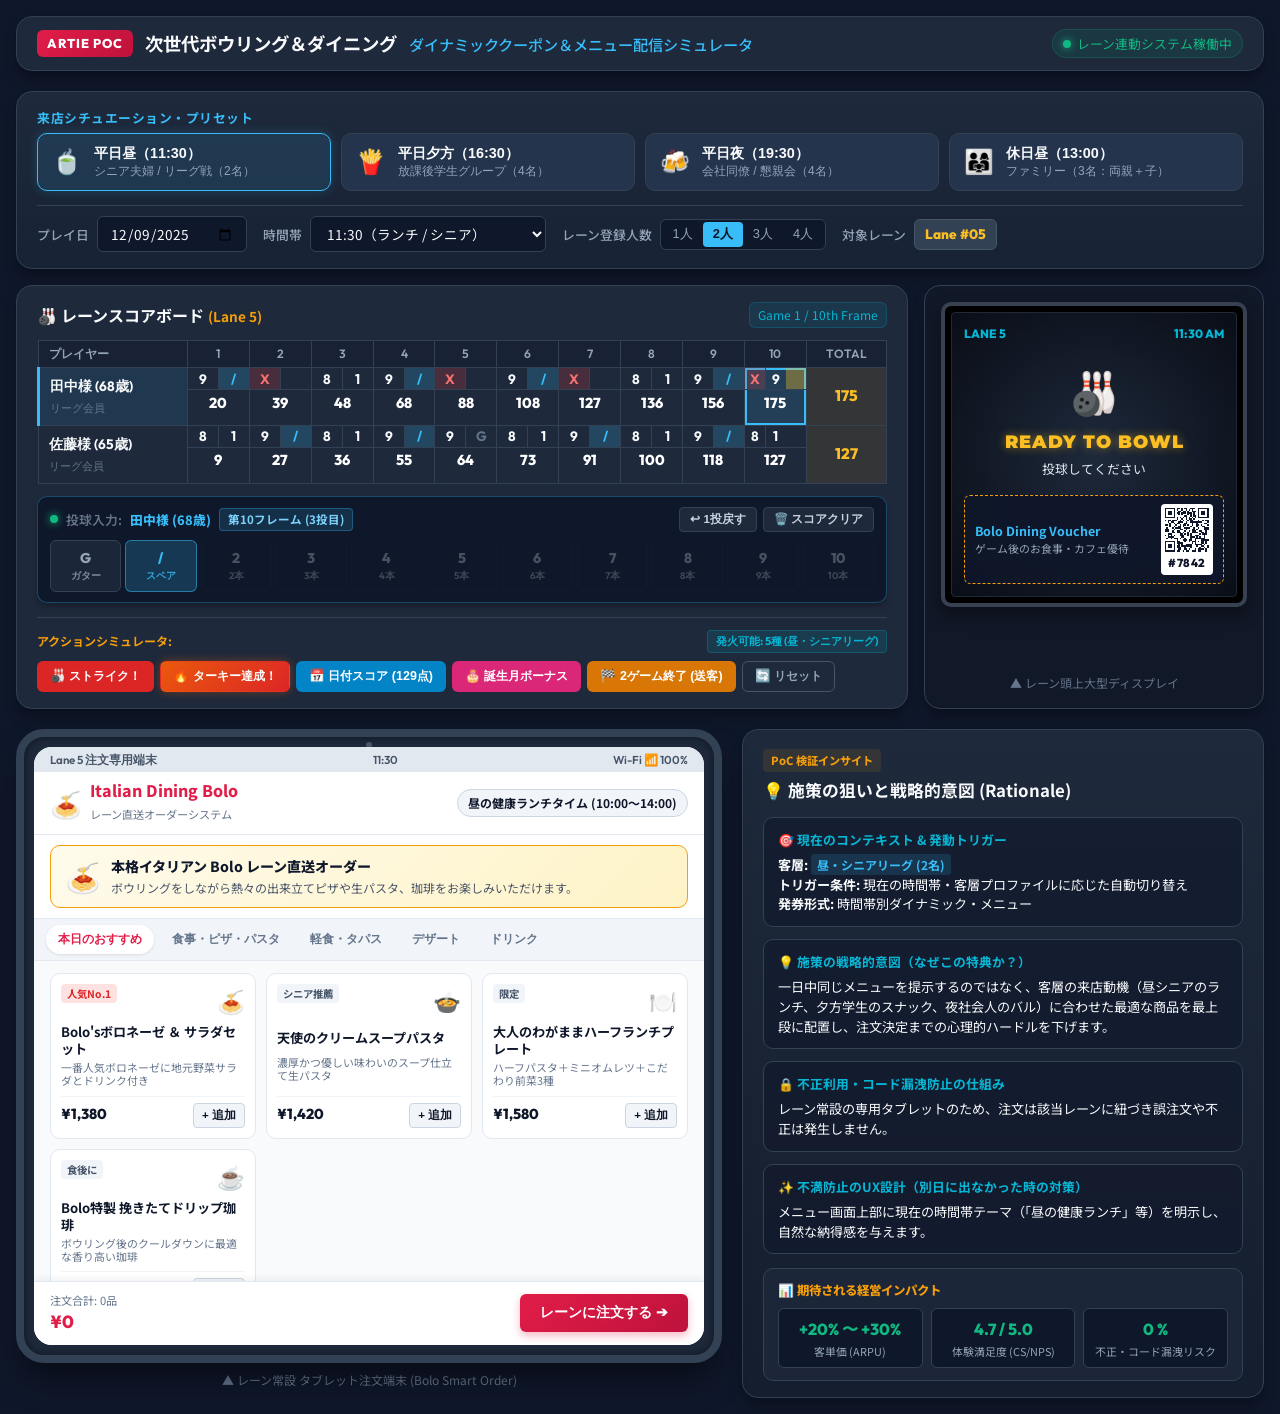
<file: app/index.html>
<!DOCTYPE html>
<html lang="ja">
<head>
  <meta charset="UTF-8">
  <meta name="viewport" content="width=device-width, initial-scale=1.0">
  <title>ARTIE Bowling & Dining | ダイナミッククーポン＆メニュー配信シミュレータ (PoC)</title>
  <link rel="preconnect" href="https://fonts.googleapis.com">
  <link rel="preconnect" href="https://fonts.gstatic.com" crossorigin>
  <link href="https://fonts.googleapis.com/css2?family=Montserrat:wght@500;700;800&family=Noto+Sans+JP:wght@400;500;700;900&family=Outfit:wght@600;700;800&display=swap" rel="stylesheet">
  <link rel="stylesheet" href="style.css">
</head>
<body>
  <div class="app-container">
    <!-- Header -->
    <header class="app-header">
      <div class="header-left">
        <div class="brand-badge">ARTIE POC</div>
        <h1>次世代ボウリング＆ダイニング <span>ダイナミッククーポン＆メニュー配信シミュレータ</span></h1>
      </div>
      <div class="header-right">
        <span class="system-status"><span class="status-dot"></span> レーン連動システム稼働中</span>
      </div>
    </header>

    <!-- Upper Section: Bowling Environment & Scoreboard -->
    <section class="bowling-sim-section">
      <!-- Control Bar -->
      <div class="control-bar card">
        <div class="control-group">
          <label class="control-label">来店シチュエーション・プリセット</label>
          <div class="preset-buttons">
            <button class="preset-btn active" data-preset="senior_lunch">
              <span class="preset-icon">🍵</span>
              <span class="preset-info">
                <strong>平日昼（11:30）</strong>
                <small>シニア夫婦 / リーグ戦（2名）</small>
              </span>
            </button>
            <button class="preset-btn" data-preset="student_afternoon">
              <span class="preset-icon">🍟</span>
              <span class="preset-info">
                <strong>平日夕方（16:30）</strong>
                <small>放課後学生グループ（4名）</small>
              </span>
            </button>
            <button class="preset-btn" data-preset="adult_evening">
              <span class="preset-icon">🍻</span>
              <span class="preset-info">
                <strong>平日夜（19:30）</strong>
                <small>会社同僚 / 懇親会（4名）</small>
              </span>
            </button>
            <button class="preset-btn" data-preset="family_weekend">
              <span class="preset-icon">👨‍👩‍👧</span>
              <span class="preset-info">
                <strong>休日昼（13:00）</strong>
                <small>ファミリー（3名：両親＋子）</small>
              </span>
            </button>
          </div>
        </div>

        <div class="control-sub-row">
          <div class="sub-control-item">
            <label for="date-select">プレイ日</label>
            <input type="date" id="date-select" value="2025-12-09">
          </div>
          <div class="sub-control-item">
            <label for="time-select">時間帯</label>
            <select id="time-select">
              <option value="11:30">11:30（ランチ / シニア）</option>
              <option value="14:15">14:15（谷間・入替バッファ）</option>
              <option value="16:30">16:30（夕方 / 学生）</option>
              <option value="19:30">19:30（夜間 / 社会人）</option>
              <option value="13:00">13:00（休日ファミリー）</option>
            </select>
          </div>
          <div class="sub-control-item">
            <label>レーン登録人数</label>
            <div class="player-count-toggle">
              <button class="count-btn" data-count="1">1人</button>
              <button class="count-btn active" data-count="2">2人</button>
              <button class="count-btn" data-count="3">3人</button>
              <button class="count-btn" data-count="4">4人</button>
            </div>
          </div>
          <div class="sub-control-item">
            <label>対象レーン</label>
            <div class="lane-badge">Lane #05</div>
          </div>
        </div>
      </div>

      <!-- Scoreboard & Overhead Monitor Grid -->
      <div class="scoreboard-grid">
        <!-- Scoreboard Table Area -->
        <div class="scoreboard-container card">
          <div class="section-title-row">
            <h2>🎳 レーンスコアボード <span class="sub-text">(Lane 5)</span></h2>
            <div class="game-info">Game 1 / 10th Frame</div>
          </div>
          <div class="table-responsive">
            <table class="bowling-table" id="bowling-table">
              <thead>
                <tr>
                  <th class="col-player">プレイヤー</th>
                  <th>1</th><th>2</th><th>3</th><th>4</th><th>5</th>
                  <th>6</th><th>7</th><th>8</th><th>9</th><th>10</th>
                  <th class="col-total">TOTAL</th>
                </tr>
              </thead>
              <tbody id="scoreboard-body">
                <!-- Dynamically populated by JS -->
              </tbody>
            </table>
          </div>

          <!-- Interactive Pinfall Input Keypad -->
          <div class="pin-input-panel">
            <div class="pin-input-header">
              <div class="current-turn-indicator">
                <span class="turn-dot"></span>
                <span class="turn-label">投球入力:</span>
                <strong class="turn-player" id="current-player-name">田中様</strong>
                <span class="turn-frame" id="current-frame-info">第1フレーム (1投目)</span>
              </div>
              <div class="pin-quick-actions">
                <button class="pin-mini-btn" id="btn-undo-shot" title="直前の投球を取り消す">↩ 1投戻す</button>
                <button class="pin-mini-btn" id="btn-clear-game" title="全スコアをクリアして新ゲーム開始">🗑️ スコアクリア</button>
              </div>
            </div>
            <div class="pin-buttons-grid" id="pin-buttons-grid">
              <!-- Dynamically populated by JS (0 to 10) -->
            </div>
          </div>

          <!-- Simulation Triggers Bar -->
          <div class="sim-actions-panel">
            <div class="sim-actions-header">
              <span class="sim-actions-label">アクションシミュレータ:</span>
              <span class="sim-actions-tag" id="sim-actions-count">発火可能イベント: 5種</span>
            </div>
            <div class="action-buttons-group" id="action-buttons-group">
              <button class="action-btn btn-strike" data-action="strike" id="btn-strike">🎳 ストライク！</button>
              <button class="action-btn btn-turkey" data-action="turkey" id="btn-turkey">🔥 ターキー達成！</button>
              <button class="action-btn btn-gutter" data-action="gutter" id="btn-gutter">💦 連続ガター（子ども救済）</button>
              <button class="action-btn btn-date" data-action="date_easteregg" id="btn-date">📅 日付スコア (129点)</button>
              <button class="action-btn btn-zoro" data-action="zoro_easteregg" id="btn-zoro">🎰 ゾロ目 (111点)</button>
              <button class="action-btn btn-just" data-action="just_easteregg" id="btn-just">🎯 ピタリ賞 (100点)</button>
              <button class="action-btn btn-birthday" data-action="birthday_easteregg" id="btn-birthday">🎂 誕生月ボーナス</button>
              <button class="action-btn btn-gameover" data-action="gameover_dining" id="btn-gameover">🏁 2ゲーム終了 (送客)</button>
              <button class="action-btn btn-reset" data-action="reset" id="btn-reset">🔄 リセット</button>
            </div>
          </div>
        </div>

        <!-- Overhead Monitor Display Mockup -->
        <div class="overhead-monitor-container card">
          <div class="monitor-frame">
            <div class="monitor-screen" id="overhead-screen">
              <div class="monitor-header">
                <span class="monitor-lane">LANE 5</span>
                <span class="monitor-time" id="monitor-clock">11:30 AM</span>
              </div>
              <div class="monitor-main-display" id="monitor-content">
                <div class="monitor-anim-icon">🎳</div>
                <div class="monitor-banner-title">READY TO BOWL</div>
                <div class="monitor-banner-sub">投球してください</div>
              </div>
              <div class="monitor-footer" id="monitor-voucher-area">
                <div class="voucher-mini-badge">Bolo Dining Voucher</div>
                <div class="voucher-mini-code">合言葉: <strong>#7842</strong></div>
              </div>
            </div>
          </div>
          <div class="monitor-caption">▲ レーン頭上大型ディスプレイ</div>
        </div>
      </div>
    </section>

    <!-- Lower Section: Tablet Mockup & Strategy Rationale Panel -->
    <section class="tablet-and-rationale-section">
      <!-- Left / Center: Lane Tablet Screen Mockup -->
      <div class="tablet-column">
        <div class="tablet-device-frame">
          <div class="tablet-camera-notch"></div>
          <div class="tablet-screen" id="tablet-screen">
            <!-- Tablet Status Bar -->
            <div class="tablet-status-bar">
              <span>Lane 5 注文専用端末</span>
              <span class="tablet-clock" id="tablet-clock">11:30</span>
              <span>Wi-Fi 📶 100%</span>
            </div>

            <!-- Tablet App Header -->
            <div class="tablet-app-header">
              <div class="restaurant-brand">
                <span class="brand-logo">🍝</span>
                <div>
                  <h3>Italian Dining Bolo</h3>
                  <small>レーン直送オーダーシステム</small>
                </div>
              </div>
              <div class="time-slot-badge" id="tablet-time-tag">昼の健康ランチタイム</div>
            </div>

            <!-- Active Push Coupon Banner (Special / Easter Egg / Group) -->
            <div class="coupon-push-container" id="coupon-push-banner">
              <!-- Dynamically populated -->
            </div>

            <!-- Menu Category Tabs -->
            <div class="menu-tabs" id="menu-tabs">
              <button class="tab-btn active" data-category="recommended">本日のおすすめ</button>
              <button class="tab-btn" data-category="food">食事・ピザ・パスタ</button>
              <button class="tab-btn" data-category="snack">軽食・タパス</button>
              <button class="tab-btn" data-category="dessert">デザート</button>
              <button class="tab-btn" data-category="drink">ドリンク</button>
            </div>

            <!-- Menu Items Grid -->
            <div class="menu-grid" id="menu-grid">
              <!-- Dynamically rendered -->
            </div>

            <!-- Tablet Cart & Order Footer -->
            <div class="tablet-order-bar">
              <div class="cart-summary">
                <span class="cart-count" id="cart-count">注文合計: 0品</span>
                <span class="cart-total" id="cart-total">¥0</span>
              </div>
              <button class="order-submit-btn" id="btn-submit-order">
                <span>レーンに注文する</span> ➔
              </button>
            </div>
          </div>
        </div>
        <div class="device-caption">▲ レーン常設 タブレット注文端末 (Bolo Smart Order)</div>
      </div>

      <!-- Right: Strategy & Rationale Explanation Panel -->
      <div class="rationale-column">
        <div class="rationale-card card">
          <div class="rationale-header">
            <span class="rationale-tag">PoC 検証インサイト</span>
            <h2>💡 施策の狙いと戦略的意図 (Rationale)</h2>
          </div>

          <div class="rationale-body" id="rationale-content">
            <!-- Dynamically updated -->
          </div>

          <div class="rationale-footer">
            <div class="kpi-impact-box">
              <div class="kpi-title">📊 期待される経営インパクト</div>
              <div class="kpi-grid">
                <div class="kpi-item">
                  <div class="kpi-value" id="kpi-arpu">+35% 〜 +50%</div>
                  <div class="kpi-label">客単価 (ARPU)</div>
                </div>
                <div class="kpi-item">
                  <div class="kpi-value" id="kpi-cs">4.8 / 5.0</div>
                  <div class="kpi-label">体験満足度 (CS/NPS)</div>
                </div>
                <div class="kpi-item">
                  <div class="kpi-value">0 %</div>
                  <div class="kpi-label">不正・コード漏洩リスク</div>
                </div>
              </div>
            </div>
          </div>
        </div>
      </div>
    </section>
  </div>

  <!-- Toast Notification Container -->
  <div class="toast-container" id="toast-container"></div>

  <script src="qrcode.min.js"></script>
  <script src="app.js"></script>
</body>
</html>
</file>
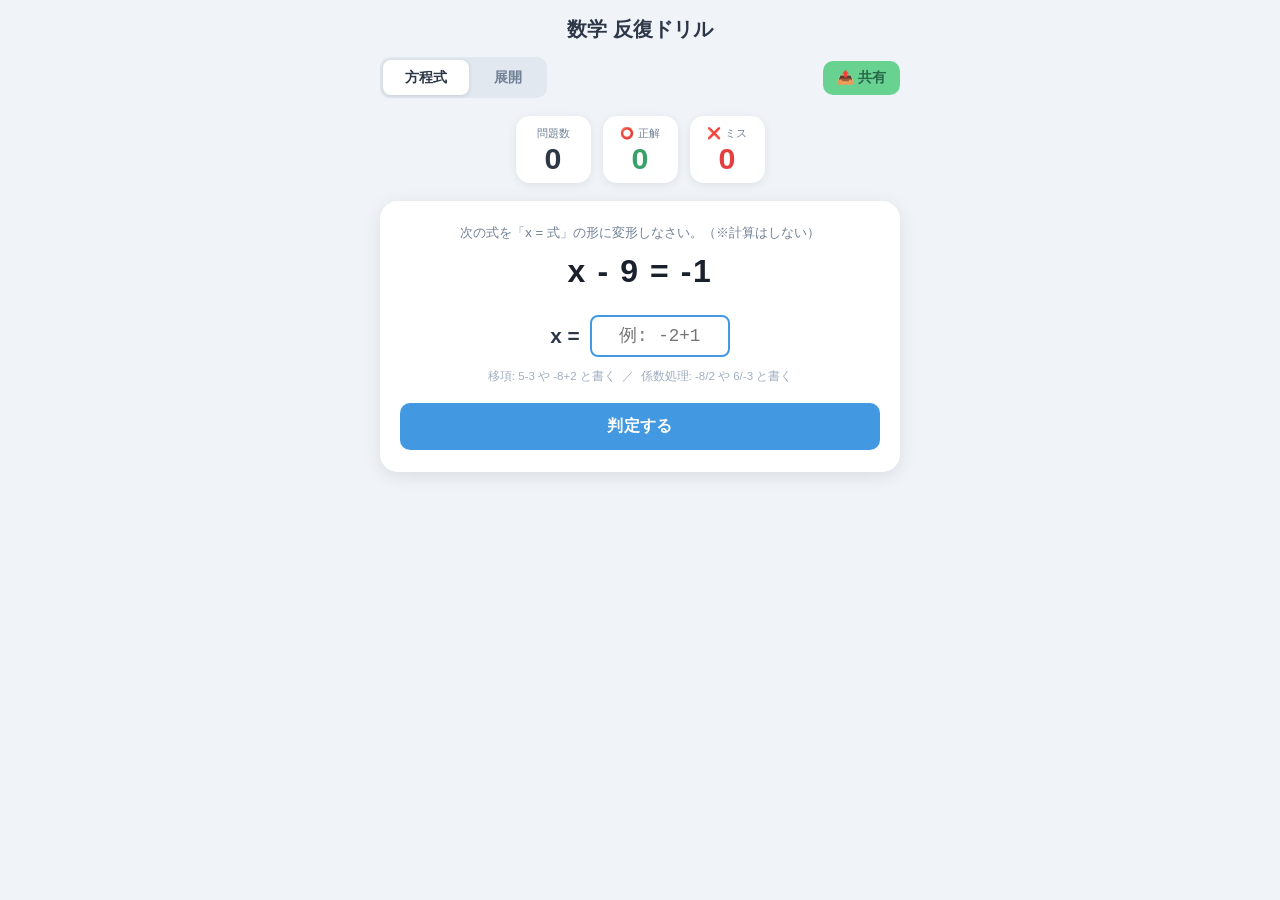
<file: baka/index.html>
<!DOCTYPE html>
<html lang="ja">
<head>
<meta charset="UTF-8">
<meta name="viewport" content="width=device-width, initial-scale=1.0">
<title>数学 反復ドリル</title>
<style>
* { box-sizing: border-box; margin: 0; padding: 0; }

body {
  font-family: 'Helvetica Neue', Arial, 'Hiragino Kaku Gothic ProN', 'Hiragino Sans', Meiryo, sans-serif;
  background: #f0f4f8;
  color: #1a202c;
  min-height: 100vh;
  padding: 16px 16px 48px;
}

header { text-align: center; margin-bottom: 14px; }
header h1 { font-size: 1.25rem; color: #2d3748; font-weight: 800; }

/* ── Top bar: tabs + share ── */
.top-bar {
  display: flex;
  align-items: center;
  justify-content: space-between;
  max-width: 520px;
  margin: 0 auto 18px;
  gap: 10px;
}

.tab-bar {
  display: flex;
  background: #e2e8f0;
  border-radius: 10px;
  padding: 3px;
  gap: 3px;
}

.tab-btn {
  padding: 8px 22px;
  border: none;
  border-radius: 8px;
  font-size: 0.9rem;
  font-weight: 700;
  cursor: pointer;
  background: transparent;
  color: #718096;
  transition: background 0.18s, color 0.18s;
}
.tab-btn.active {
  background: #fff;
  color: #2d3748;
  box-shadow: 0 1px 4px rgba(0,0,0,0.12);
}

#share-btn {
  padding: 8px 14px;
  border: none;
  border-radius: 10px;
  background: #68d391;
  color: #276749;
  font-size: 0.85rem;
  font-weight: 700;
  cursor: pointer;
  white-space: nowrap;
  transition: background 0.18s;
}
#share-btn:hover { background: #48bb78; }

/* ── Tab panels ── */
.tab-panel { display: none; }
.tab-panel.active { display: block; }

/* ── Counter board ── */
.counter-board {
  display: flex;
  justify-content: center;
  gap: 12px;
  margin-bottom: 18px;
}

.counter-item {
  position: relative;
  background: #fff;
  border-radius: 14px;
  padding: 10px 16px;
  text-align: center;
  box-shadow: 0 2px 10px rgba(0,0,0,0.08);
  min-width: 75px;
}

.counter-label { font-size: 0.7rem; color: #718096; margin-bottom: 2px; }
.counter-value {
  font-size: 1.9rem;
  font-weight: 900;
  line-height: 1;
  display: inline-block;
}
.counter-value.total   { color: #2d3748; }
.counter-value.correct { color: #38a169; }
.counter-value.miss    { color: #e53e3e; }

@keyframes popBounce {
  0%   { transform: scale(1); }
  45%  { transform: scale(1.6); }
  100% { transform: scale(1); }
}
.bounce { animation: popBounce 0.38s ease; }

@keyframes floatUp {
  0%   { opacity: 1; transform: translateX(-50%) translateY(0); }
  100% { opacity: 0; transform: translateX(-50%) translateY(-44px); }
}
.plus-one-float {
  position: absolute;
  top: 0; left: 50%;
  transform: translateX(-50%);
  font-size: 1rem;
  font-weight: 900;
  pointer-events: none;
  animation: floatUp 0.8s ease forwards;
  white-space: nowrap;
}

/* ── Card ── */
.card {
  background: #fff;
  border-radius: 18px;
  padding: 22px 20px;
  box-shadow: 0 4px 18px rgba(0,0,0,0.09);
  max-width: 520px;
  margin: 0 auto;
}

.instruction {
  font-size: 0.82rem;
  color: #718096;
  text-align: center;
  margin-bottom: 10px;
  line-height: 1.5;
}

.equation-display {
  font-size: 2rem;
  font-weight: 800;
  text-align: center;
  margin-bottom: 20px;
  color: #1a202c;
  letter-spacing: 0.05em;
  min-height: 2.6rem;
}

/* ── Shared input styles ── */
.answer-input {
  font-size: 1.1rem;
  padding: 9px 10px;
  border: 2px solid #cbd5e0;
  border-radius: 8px;
  outline: none;
  text-align: center;
  transition: border-color 0.18s;
  font-family: 'Courier New', Courier, monospace;
  background: #fff;
  color: #1a202c;
}
.answer-input:focus    { border-color: #4299e1; }
.answer-input:disabled { background: #f7fafc; color: #718096; }

.hint-text {
  text-align: center;
  font-size: 0.72rem;
  color: #a0aec0;
  margin-bottom: 18px;
  line-height: 1.6;
}

/* ── Submit button ── */
.submit-btn {
  display: block;
  width: 100%;
  padding: 13px;
  font-size: 1rem;
  font-weight: 700;
  border: none;
  border-radius: 10px;
  cursor: pointer;
  background: #4299e1;
  color: #fff;
  transition: background 0.18s, transform 0.1s;
  letter-spacing: 0.02em;
  margin-top: 4px;
}
.submit-btn:hover  { background: #3182ce; }
.submit-btn:active { transform: scale(0.97); }
.submit-btn.next-mode       { background: #48bb78; }
.submit-btn.next-mode:hover { background: #38a169; }

/* ── Equation tab input ── */
.eq-input-row {
  display: flex;
  align-items: center;
  justify-content: center;
  gap: 10px;
  margin-bottom: 10px;
}
.x-label {
  font-size: 1.3rem;
  font-weight: 700;
  color: #2d3748;
  white-space: nowrap;
}
#eq-answer { width: 140px; }

/* ── Expansion tab input ── */
.exp-input-row {
  display: flex;
  align-items: center;
  justify-content: center;
  gap: 7px;
  margin-bottom: 10px;
  flex-wrap: wrap;
}
.equals-label {
  font-size: 1.3rem;
  font-weight: 700;
  color: #2d3748;
}
.exp-x-label {
  font-size: 1.3rem;
  font-weight: 700;
  color: #2d3748;
}
#exp-coeff { width: 78px; }
#exp-const { width: 68px; }

.sign-toggle-btn {
  width: 50px;
  height: 42px;
  font-size: 1.3rem;
  font-weight: 900;
  border: 2px solid #cbd5e0;
  border-radius: 8px;
  background: #fff;
  cursor: pointer;
  color: #2d3748;
  transition: background 0.15s, border-color 0.15s;
  display: flex;
  align-items: center;
  justify-content: center;
  padding: 0;
}
.sign-toggle-btn:hover:not(:disabled) { background: #ebf8ff; border-color: #63b3ed; }
.sign-toggle-btn:disabled { background: #f7fafc; color: #718096; cursor: default; }

/* ── Feedback ── */
.feedback { display: none; margin-top: 20px; }
.feedback.correct,
.feedback.incorrect,
.feedback.calculated-warning { display: block !important; }

.result-badge {
  font-size: 1.3rem;
  font-weight: 900;
  text-align: center;
  padding: 11px 10px;
  border-radius: 10px;
  margin-bottom: 14px;
  line-height: 1.4;
}
.correct-badge { background: #c6f6d5; color: #276749; }
.warning-badge { background: #fefcbf; color: #744210; }
.error-badge   { background: #fed7d7; color: #822727; }

/* ── Diff table ── */
.diff-table {
  width: 100%;
  border-collapse: collapse;
  margin-bottom: 14px;
}
.diff-table th {
  text-align: left;
  font-size: 0.74rem;
  color: #718096;
  padding: 5px 8px;
  white-space: nowrap;
  width: 110px;
  vertical-align: middle;
}
.diff-table td {
  padding: 6px 8px;
  font-weight: 700;
  font-size: 1.05rem;
  font-family: 'Courier New', Courier, monospace;
  word-break: break-all;
  vertical-align: middle;
}
.diff-table tr:first-child td { border-bottom: 1px solid #e2e8f0; padding-bottom: 8px; }
.diff-table tr:last-child  td { padding-top: 8px; }

.char-error {
  color: #dc2626;
  background-color: #fee2e2;
  border: 2px dashed #ef4444;
  padding: 1px 6px;
  border-radius: 4px;
  font-weight: 900;
  display: inline-block;
}
.char-correct {
  color: #16a34a;
  background-color: #dcfce7;
  border: 2px solid #86efac;
  padding: 1px 6px;
  border-radius: 4px;
  font-weight: 900;
  display: inline-block;
}

/* field-level error/correct for expansion inputs */
.field-error   { border-color: #ef4444 !important; background: #fee2e2 !important; color: #dc2626 !important; }
.field-correct { border-color: #86efac !important; background: #dcfce7 !important; color: #16a34a !important; }

/* ── Rule box ── */
.rule-box {
  background: #ebf8ff;
  border-left: 4px solid #63b3ed;
  padding: 10px 14px;
  border-radius: 0 8px 8px 0;
  font-size: 0.88rem;
  color: #2a4365;
  line-height: 1.65;
}

/* ── Mobile ── */
@media (max-width: 480px) {
  body { padding: 12px 12px 40px; }
  header h1 { font-size: 1rem; }

  .tab-btn { padding: 7px 14px; font-size: 0.82rem; }
  #share-btn { padding: 7px 10px; font-size: 0.78rem; }

  .counter-board { gap: 8px; }
  .counter-item  { padding: 8px 10px; min-width: 64px; }
  .counter-value { font-size: 1.55rem; }
  .counter-label { font-size: 0.66rem; }

  .card { padding: 16px 14px; }

  .equation-display { font-size: 1.5rem; }

  #eq-answer { width: 125px; font-size: 1rem; }
  .x-label, .equals-label, .exp-x-label { font-size: 1.1rem; }

  #exp-coeff { width: 70px; font-size: 1rem; }
  #exp-const { width: 62px; font-size: 1rem; }
  .sign-toggle-btn { width: 44px; height: 38px; font-size: 1.2rem; }

  .result-badge { font-size: 1.05rem; }
  .diff-table th { width: 88px; font-size: 0.68rem; }
  .diff-table td { font-size: 0.92rem; }
  .rule-box { font-size: 0.82rem; }
}
</style>
</head>
<body>

<header>
  <h1>数学 反復ドリル</h1>
</header>

<div class="top-bar">
  <div class="tab-bar">
    <button class="tab-btn active" data-tab="equation">方程式</button>
    <button class="tab-btn" data-tab="expansion">展開</button>
  </div>
  <button id="share-btn">📤 共有</button>
</div>

<!-- ═══════════════ 方程式タブ ═══════════════ -->
<div id="tab-equation" class="tab-panel active">
  <div class="counter-board">
    <div class="counter-item">
      <div class="counter-label">問題数</div>
      <span class="counter-value total"   id="eq-cnt-total">0</span>
    </div>
    <div class="counter-item">
      <div class="counter-label">⭕️ 正解</div>
      <span class="counter-value correct" id="eq-cnt-correct">0</span>
    </div>
    <div class="counter-item">
      <div class="counter-label">❌ ミス</div>
      <span class="counter-value miss"    id="eq-cnt-miss">0</span>
    </div>
  </div>

  <div class="card">
    <p class="instruction">次の式を「x = 式」の形に変形しなさい。（※計算はしない）</p>
    <div class="equation-display" id="eq-equation"></div>

    <div class="eq-input-row">
      <span class="x-label">x =</span>
      <input type="text" id="eq-answer" class="answer-input" placeholder="例: -2+1"
             autocomplete="off" autocorrect="off" autocapitalize="off" spellcheck="false">
    </div>

    <p class="hint-text">移項: 5-3 や -8+2 と書く &nbsp;／&nbsp; 係数処理: -8/2 や 6/-3 と書く</p>

    <button class="submit-btn" id="eq-submit-btn">判定する</button>

    <div id="eq-feedback" class="feedback">
      <div id="eq-result-badge" class="result-badge"></div>
      <table class="diff-table">
        <tr><th>あなたの入力</th><td id="eq-user-display"></td></tr>
        <tr><th>書くべき正解</th><td id="eq-expected-display"></td></tr>
      </table>
      <div id="eq-rule-box" class="rule-box"></div>
    </div>
  </div>
</div>

<!-- ═══════════════ 展開タブ ═══════════════ -->
<div id="tab-expansion" class="tab-panel">
  <div class="counter-board">
    <div class="counter-item">
      <div class="counter-label">問題数</div>
      <span class="counter-value total"   id="exp-cnt-total">0</span>
    </div>
    <div class="counter-item">
      <div class="counter-label">⭕️ 正解</div>
      <span class="counter-value correct" id="exp-cnt-correct">0</span>
    </div>
    <div class="counter-item">
      <div class="counter-label">❌ ミス</div>
      <span class="counter-value miss"    id="exp-cnt-miss">0</span>
    </div>
  </div>

  <div class="card">
    <p class="instruction">括弧を展開しなさい。係数・符号・定数の3か所を入力する。</p>
    <div class="equation-display" id="exp-equation"></div>

    <div class="exp-input-row">
      <span class="equals-label">=</span>
      <input type="text" id="exp-coeff" class="answer-input" placeholder="-6"
             autocomplete="off" autocorrect="off" autocapitalize="off" spellcheck="false">
      <span class="exp-x-label">x</span>
      <button type="button" id="exp-sign-btn" class="sign-toggle-btn" data-value="+">＋</button>
      <input type="text" id="exp-const" class="answer-input" placeholder="8"
             autocomplete="off" autocorrect="off" autocapitalize="off" spellcheck="false">
    </div>

    <p class="hint-text">x の係数（例: -6）→ 符号ボタンをタップで切替 → 定数（例: 8）</p>

    <button class="submit-btn" id="exp-submit-btn">判定する</button>

    <div id="exp-feedback" class="feedback">
      <div id="exp-result-badge" class="result-badge"></div>
      <table class="diff-table">
        <tr><th>あなたの入力</th><td id="exp-user-display"></td></tr>
        <tr><th>書くべき正解</th><td id="exp-expected-display"></td></tr>
      </table>
      <div id="exp-rule-box" class="rule-box"></div>
    </div>
  </div>
</div>

<script>
// ── Tab switching ─────────────────────────────────────────────────────────────
document.querySelectorAll('.tab-btn').forEach(btn => {
  btn.addEventListener('click', () => {
    document.querySelectorAll('.tab-btn').forEach(b => b.classList.remove('active'));
    document.querySelectorAll('.tab-panel').forEach(p => p.classList.remove('active'));
    btn.classList.add('active');
    document.getElementById('tab-' + btn.dataset.tab).classList.add('active');
  });
});

// ── Shared utilities ──────────────────────────────────────────────────────────
function randInt(lo, hi) {
  return Math.floor(Math.random() * (hi - lo + 1)) + lo;
}

function normalizeString(s) {
  s = s.replace(/[\s　]/g, '');
  s = s.replace(/^[xX]\s*=\s*/, '');
  s = s.replace(/[＋]/g, '+');
  s = s.replace(/[－−ー‐‑‒–—―−−]/g, '-');
  s = s.replace(/[÷]/g, '/');
  s = s.replace(/[／]/g, '/');
  s = s.replace(/[０-９]/g, c => String.fromCharCode(c.charCodeAt(0) - 0xFF10 + 0x30));
  s = s.replace(/[ｘＸ]/g, 'x');
  return s;
}

// For integer fields: also strip leading '+'
function normalizeInt(s) {
  s = normalizeString(s);
  if (s.startsWith('+')) s = s.slice(1);
  return s;
}

function isPureValueInput(s) {
  return !s.includes('+') && !s.includes('/') && /^-?\d+(\.\d+)?$/.test(s);
}

function escHtml(s) {
  return String(s).replace(/&/g, '&amp;').replace(/</g, '&lt;').replace(/>/g, '&gt;');
}

function evalSimpleExpr(s) {
  const si = s.lastIndexOf('/');
  if (si > 0) {
    const n = parseInt(s.slice(0, si), 10), d = parseInt(s.slice(si + 1), 10);
    if (!isNaN(n) && !isNaN(d) && d !== 0) return { n, d };
    return null;
  }
  for (let i = 1; i < s.length; i++) {
    if (s[i] === '+') {
      const a = parseInt(s.slice(0, i), 10), b = parseInt(s.slice(i + 1), 10);
      if (!isNaN(a) && !isNaN(b)) return { n: a + b, d: 1 };
    }
    if (s[i] === '-') {
      const a = parseInt(s.slice(0, i), 10), b = parseInt(s.slice(i + 1), 10);
      if (!isNaN(a) && !isNaN(b)) return { n: a - b, d: 1 };
    }
  }
  const n = parseInt(s, 10);
  return isNaN(n) ? null : { n, d: 1 };
}

function isMathEquivalent(userVal, expectedVal) {
  const u = evalSimpleExpr(userVal), e = evalSimpleExpr(expectedVal);
  return !!(u && e && u.n * e.d === u.d * e.n);
}

function buildDiffVisual(userStr, expectedStr) {
  const maxLen = Math.max(userStr.length, expectedStr.length);
  let uHtml = '', eHtml = '';
  for (let i = 0; i < maxLen; i++) {
    const uc = i < userStr.length    ? userStr[i]     : null;
    const ec = i < expectedStr.length ? expectedStr[i] : null;
    if (uc === ec) {
      if (uc !== null) uHtml += escHtml(uc);
      if (ec !== null) eHtml += escHtml(ec);
    } else {
      if (uc !== null) uHtml += `<span class="char-error">${escHtml(uc)}</span>`;
      if (ec !== null) eHtml += `<span class="char-correct">${escHtml(ec)}</span>`;
    }
  }
  return { uHtml, eHtml };
}

function playTone(freqs, type, vol) {
  try {
    const ctx = new (window.AudioContext || window.webkitAudioContext)();
    freqs.forEach((freq, i) => {
      const osc = ctx.createOscillator(), gain = ctx.createGain();
      osc.connect(gain); gain.connect(ctx.destination);
      osc.type = type; osc.frequency.value = freq;
      const t = ctx.currentTime + i * 0.18;
      gain.gain.setValueAtTime(vol, t);
      gain.gain.exponentialRampToValueAtTime(0.001, t + 0.28);
      osc.start(t); osc.stop(t + 0.3);
    });
  } catch(e) {}
}
const playCorrectSound   = () => playTone([659, 880], 'sine',     0.28);
const playIncorrectSound = () => playTone([140, 110], 'sawtooth', 0.25);

function animateCounter(elId, floatText, floatColor) {
  const el = document.getElementById(elId);
  el.classList.remove('bounce');
  void el.offsetWidth;
  el.classList.add('bounce');
  el.addEventListener('animationend', () => el.classList.remove('bounce'), { once: true });
  const f = document.createElement('span');
  f.className = 'plus-one-float';
  f.textContent = floatText;
  f.style.color = floatColor;
  el.closest('.counter-item').appendChild(f);
  setTimeout(() => f.remove(), 820);
}

function getCount(id) { return parseInt(document.getElementById(id).textContent, 10) || 0; }
function setCount(id, n) { document.getElementById(id).textContent = n; }

// ── Share ─────────────────────────────────────────────────────────────────────
document.getElementById('share-btn').addEventListener('click', async () => {
  const eqT = getCount('eq-cnt-total'), eqC = getCount('eq-cnt-correct'), eqM = getCount('eq-cnt-miss');
  const exT = getCount('exp-cnt-total'), exC = getCount('exp-cnt-correct'), exM = getCount('exp-cnt-miss');
  const text = [
    '📐 数学 反復ドリル 結果',
    '',
    `【方程式】${eqT}問　⭕️${eqC}問　❌${eqM}問`,
    `【展開】　${exT}問　⭕️${exC}問　❌${exM}問`,
  ].join('\n');

  if (navigator.share) {
    try { await navigator.share({ title: '数学 反復ドリル 結果', text }); return; } catch(e) {}
  }
  window.open('https://line.me/R/share?text=' + encodeURIComponent(text), '_blank');
});

// ═══════════════════════════════════════════════════════════════════════════════
// 方程式タブ
// ═══════════════════════════════════════════════════════════════════════════════
let eqAnswered = false;
let eqProblem  = null;

function randNonZero() { let n; do { n = randInt(-9, 9); } while (n === 0); return n; }
function randCoeff()   { let n; do { n = randInt(-9, 9); } while (n === 0 || n === 1); return n; }

function generateEqProblem() {
  if (Math.random() < 0.5) {
    const a = randNonZero(), b = randNonZero();
    if (a > 0) {
      return {
        displayEq: `x + ${a} = ${b}`,
        expected:  `${b}-${a}`,
        ruleText:  `左辺の「+${a}」を右辺に移すときは、符号をひっくり返して「−${a}」にします。`
      };
    } else {
      const absA = Math.abs(a);
      return {
        displayEq: `x - ${absA} = ${b}`,
        expected:  `${b}+${absA}`,
        ruleText:  `左辺の「−${absA}」を右辺に移すときは、符号をひっくり返して「+${absA}」にします。`
      };
    }
  } else {
    const a = randCoeff(), b = randNonZero();
    return {
      displayEq: a === -1 ? `-x = ${b}` : `${a}x = ${b}`,
      expected:  `${b}/${a}`,
      ruleText:  `x に掛けてある係数「${a}」で両辺を割るため、右辺は「${b}/${a}」にします。（掛け算・割り算の移動では符号は変えません）`
    };
  }
}

function eqLoadNew() {
  eqProblem  = generateEqProblem();
  eqAnswered = false;
  document.getElementById('eq-equation').textContent = eqProblem.displayEq;
  const inp = document.getElementById('eq-answer');
  inp.value = ''; inp.disabled = false; inp.classList.remove('field-error', 'field-correct');
  const btn = document.getElementById('eq-submit-btn');
  btn.textContent = '判定する'; btn.className = 'submit-btn';
  document.getElementById('eq-feedback').className = 'feedback';
  inp.focus();
}

function eqSubmit() {
  if (eqAnswered) { eqLoadNew(); return; }
  const raw = document.getElementById('eq-answer').value.trim();
  if (!raw) return;

  const userVal     = normalizeString(raw);
  const expectedVal = eqProblem.expected;
  const isPure      = isPureValueInput(userVal);
  const isCorrect   = !isPure && userVal === expectedVal;
  const isSameVal   = !isPure && !isCorrect && isMathEquivalent(userVal, expectedVal);

  const newTotal = getCount('eq-cnt-total') + 1;
  setCount('eq-cnt-total', newTotal);
  animateCounter('eq-cnt-total', '+1', '#4a5568');

  document.getElementById('eq-answer').disabled = true;
  const btn = document.getElementById('eq-submit-btn');
  btn.textContent = '次の問題へ（Enter）'; btn.className = 'submit-btn next-mode';
  eqAnswered = true;

  const fb    = document.getElementById('eq-feedback');
  const badge = document.getElementById('eq-result-badge');
  const uDisp = document.getElementById('eq-user-display');
  const eDisp = document.getElementById('eq-expected-display');
  document.getElementById('eq-rule-box').textContent = eqProblem.ruleText;

  if (isCorrect) {
    setCount('eq-cnt-correct', getCount('eq-cnt-correct') + 1);
    animateCounter('eq-cnt-correct', '+1', '#38a169');
    playCorrectSound();
    fb.className = 'feedback correct';
    badge.className = 'result-badge correct-badge'; badge.textContent = '⭕️ 大正解！';
    uDisp.innerHTML = `x = ${escHtml(raw)}`;
    eDisp.innerHTML = `x = <span class="char-correct">${escHtml(expectedVal)}</span>`;

  } else if (isPure || isSameVal) {
    setCount('eq-cnt-miss', getCount('eq-cnt-miss') + 1);
    animateCounter('eq-cnt-miss', '+1', '#e53e3e');
    playIncorrectSound();
    fb.className = 'feedback calculated-warning';
    badge.className = 'result-badge warning-badge';
    badge.textContent = '⚠️ 不正解（計算後の値ではなく式を書く）';
    uDisp.innerHTML = isPure
      ? `x = ${escHtml(raw)}（計算後の答え）`
      : `x = ${escHtml(raw)}（書き方が違います）`;
    eDisp.innerHTML = `x = <span class="char-correct">${escHtml(expectedVal)}</span>`;

  } else {
    setCount('eq-cnt-miss', getCount('eq-cnt-miss') + 1);
    animateCounter('eq-cnt-miss', '+1', '#e53e3e');
    playIncorrectSound();
    fb.className = 'feedback incorrect';
    badge.className = 'result-badge error-badge'; badge.textContent = '❌ 不正解（間違っています）';
    const { uHtml, eHtml } = buildDiffVisual(userVal, expectedVal);
    uDisp.innerHTML = `x = ${uHtml}`;
    eDisp.innerHTML = `x = ${eHtml}`;
  }
}

document.getElementById('eq-submit-btn').addEventListener('click', eqSubmit);
document.getElementById('eq-answer').addEventListener('keydown', e => {
  if (e.key === 'Enter') { e.preventDefault(); eqSubmit(); }
});

// ═══════════════════════════════════════════════════════════════════════════════
// 展開タブ
// ═══════════════════════════════════════════════════════════════════════════════
let expAnswered = false;
let expProblem  = null;

// Sign toggle button
const signBtn = document.getElementById('exp-sign-btn');
signBtn.addEventListener('click', () => {
  if (expAnswered) return;
  const next = signBtn.dataset.value === '+' ? '-' : '+';
  signBtn.dataset.value = next;
  signBtn.textContent   = next === '+' ? '＋' : '－';
});

function randExpA() {
  const pool = [-5,-4,-3,-2,2,3,4,5];
  return pool[Math.floor(Math.random() * pool.length)];
}

function generateExpProblem() {
  const a = randExpA();
  const b = randInt(1, 5);       // inner x coefficient, positive
  let c;
  do { c = randInt(-5, 5); } while (c === 0);

  // Display: a(bx + c) or a(bx - |c|)
  const innerX   = b === 1 ? 'x' : `${b}x`;
  const innerStr = c > 0
    ? `${innerX}+${c}`
    : `${innerX}-${Math.abs(c)}`;

  const aStr = a < 0 ? `-${Math.abs(a)}` : `${a}`;
  const displayEq = `${aStr}(${innerStr})`;

  const coeff    = a * b;
  const constant = a * c;

  // expected: [coeff]x [sign] [|constant|]
  const expectedSign  = constant > 0 ? '+' : '-';
  const expectedConst = Math.abs(constant);

  const innerXRule = b === 1 ? 'x' : `${b}x`;
  const ruleText = `括弧の外の「${a}」を中の各項に掛けます。` +
    `${a}×${innerXRule}=${coeff}x、${a}×(${c})=${constant}。`;

  return { displayEq, coeff, expectedSign, expectedConst, ruleText };
}

function expLoadNew() {
  expProblem  = generateExpProblem();
  expAnswered = false;
  document.getElementById('exp-equation').textContent = expProblem.displayEq;

  const coeffEl = document.getElementById('exp-coeff');
  const constEl = document.getElementById('exp-const');
  coeffEl.value = ''; coeffEl.disabled = false;
  constEl.value = ''; constEl.disabled = false;
  [coeffEl, constEl, signBtn].forEach(el => el.classList.remove('field-error', 'field-correct'));

  signBtn.dataset.value = '+';
  signBtn.textContent   = '＋';
  signBtn.disabled      = false;

  const btn = document.getElementById('exp-submit-btn');
  btn.textContent = '判定する'; btn.className = 'submit-btn';
  document.getElementById('exp-feedback').className = 'feedback';
  coeffEl.focus();
}

function expSubmit() {
  if (expAnswered) { expLoadNew(); return; }

  const rawCoeff = document.getElementById('exp-coeff').value.trim();
  const rawConst = document.getElementById('exp-const').value.trim();
  if (!rawCoeff || !rawConst) return;

  const normCoeff  = normalizeInt(rawCoeff);
  const normConst  = normalizeInt(rawConst);
  const signVal    = signBtn.dataset.value;

  const parsedCoeff = parseInt(normCoeff, 10);
  const parsedConst = parseInt(normConst, 10);

  const coeffOk = !isNaN(parsedCoeff) && parsedCoeff === expProblem.coeff;
  const signOk  = signVal === expProblem.expectedSign;
  const constOk = !isNaN(parsedConst) && parsedConst === expProblem.expectedConst;
  const isCorrect = coeffOk && signOk && constOk;

  const newTotal = getCount('exp-cnt-total') + 1;
  setCount('exp-cnt-total', newTotal);
  animateCounter('exp-cnt-total', '+1', '#4a5568');

  document.getElementById('exp-coeff').disabled = true;
  document.getElementById('exp-const').disabled = true;
  signBtn.disabled = true;

  const btn = document.getElementById('exp-submit-btn');
  btn.textContent = '次の問題へ（Enter）'; btn.className = 'submit-btn next-mode';
  expAnswered = true;

  // Field-level highlight
  document.getElementById('exp-coeff').classList.add(coeffOk ? 'field-correct' : 'field-error');
  signBtn.classList.add(signOk ? 'field-correct' : 'field-error');
  document.getElementById('exp-const').classList.add(constOk ? 'field-correct' : 'field-error');

  const fb    = document.getElementById('exp-feedback');
  const badge = document.getElementById('exp-result-badge');
  const uDisp = document.getElementById('exp-user-display');
  const eDisp = document.getElementById('exp-expected-display');
  document.getElementById('exp-rule-box').textContent = expProblem.ruleText;

  const signChar    = signVal === '+' ? '＋' : '－';
  const expSignChar = expProblem.expectedSign === '+' ? '＋' : '－';

  const cc = (ok, txt) => ok
    ? `<span class="char-correct">${escHtml(txt)}</span>`
    : `<span class="char-error">${escHtml(txt)}</span>`;

  uDisp.innerHTML = `${cc(coeffOk, rawCoeff)}x ${cc(signOk, signChar)} ${cc(constOk, rawConst)}`;
  eDisp.innerHTML =
    `<span class="char-correct">${escHtml(String(expProblem.coeff))}</span>x ` +
    `<span class="char-correct">${expSignChar}</span> ` +
    `<span class="char-correct">${escHtml(String(expProblem.expectedConst))}</span>`;

  if (isCorrect) {
    setCount('exp-cnt-correct', getCount('exp-cnt-correct') + 1);
    animateCounter('exp-cnt-correct', '+1', '#38a169');
    playCorrectSound();
    fb.className = 'feedback correct';
    badge.className = 'result-badge correct-badge'; badge.textContent = '⭕️ 大正解！';
  } else {
    setCount('exp-cnt-miss', getCount('exp-cnt-miss') + 1);
    animateCounter('exp-cnt-miss', '+1', '#e53e3e');
    playIncorrectSound();
    fb.className = 'feedback incorrect';
    badge.className = 'result-badge error-badge'; badge.textContent = '❌ 不正解（間違っています）';
  }
}

document.getElementById('exp-submit-btn').addEventListener('click', expSubmit);
['exp-coeff', 'exp-const'].forEach(id => {
  document.getElementById(id).addEventListener('keydown', e => {
    if (e.key === 'Enter') { e.preventDefault(); expSubmit(); }
  });
});

// ── Global Enter key (after answering) ───────────────────────────────────────
document.addEventListener('keydown', e => {
  if (e.key !== 'Enter') return;
  const activeId = document.activeElement ? document.activeElement.id : '';
  if (document.getElementById('tab-equation').classList.contains('active')) {
    if (activeId !== 'eq-answer' && eqAnswered) eqSubmit();
  } else if (document.getElementById('tab-expansion').classList.contains('active')) {
    if (activeId !== 'exp-coeff' && activeId !== 'exp-const' && expAnswered) expSubmit();
  }
});

// ── Initialize ────────────────────────────────────────────────────────────────
eqLoadNew();
expLoadNew();
</script>
</body>
</html>
</file>
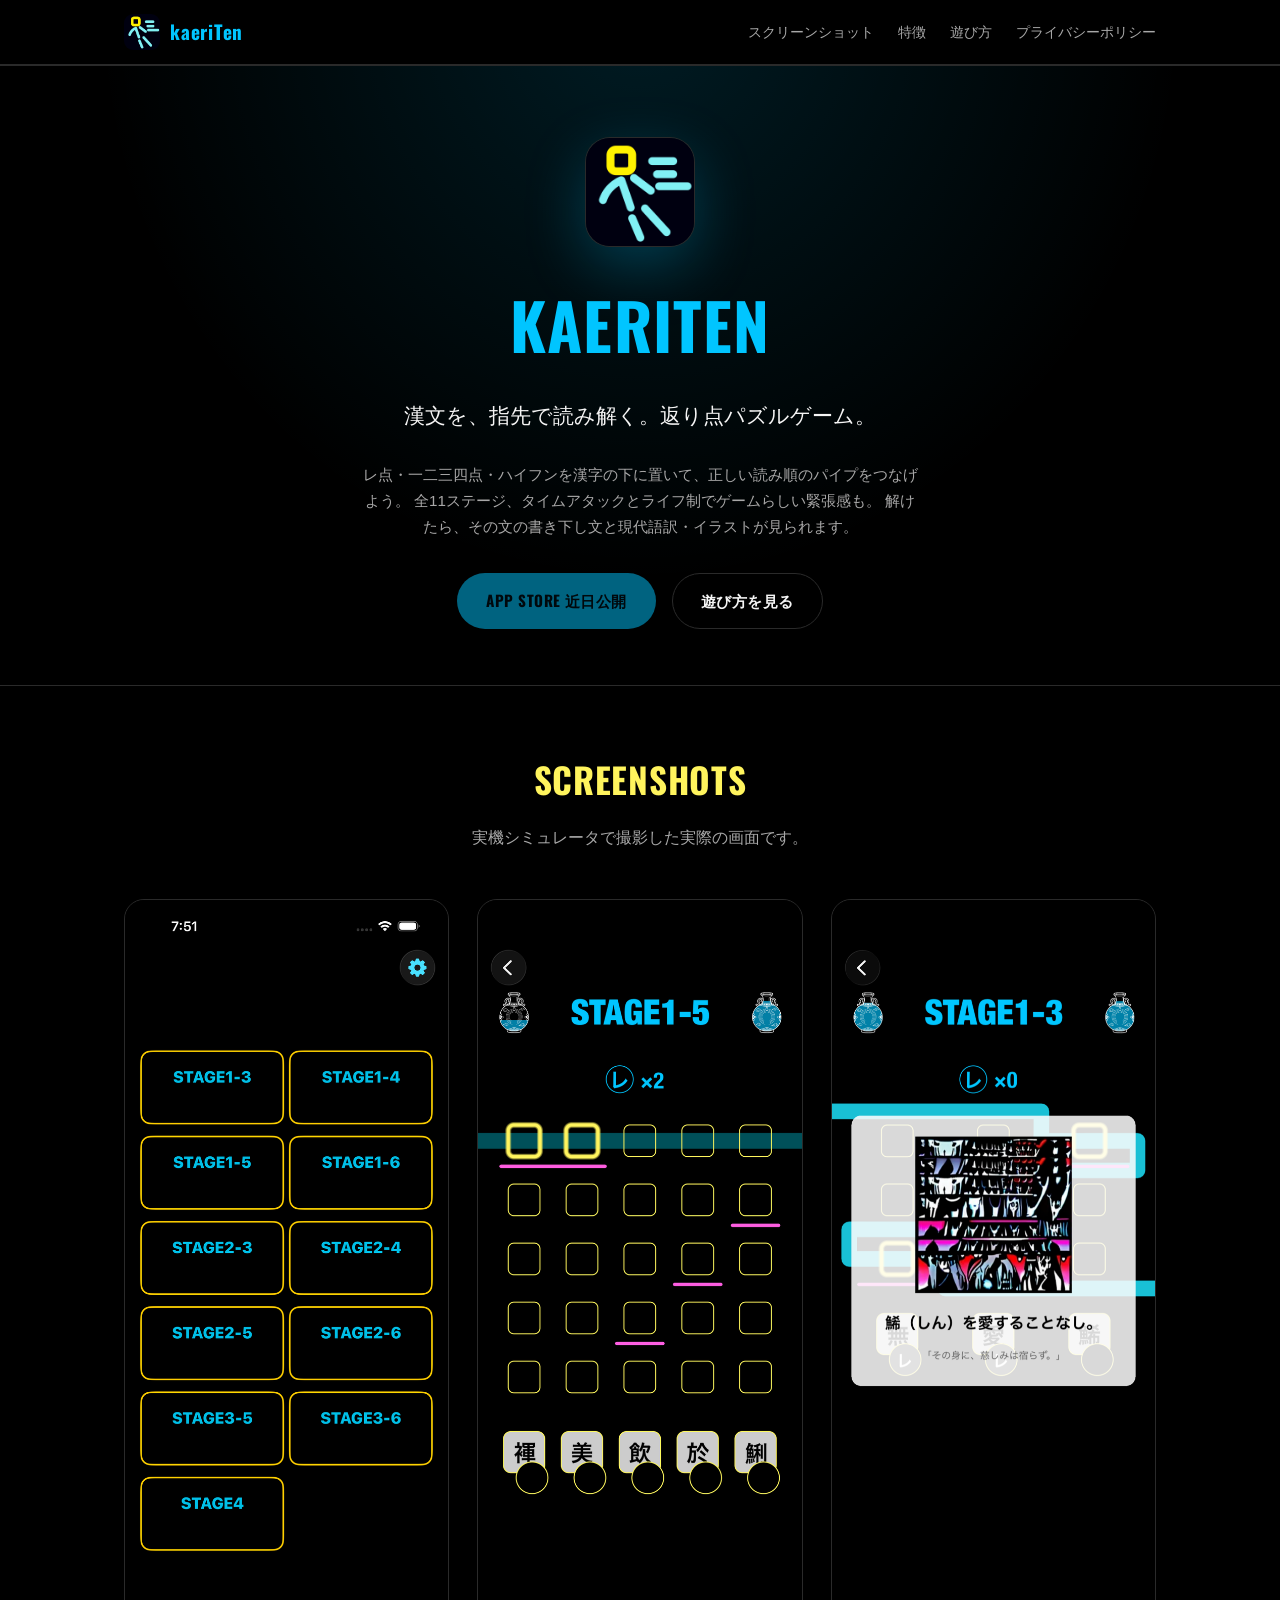
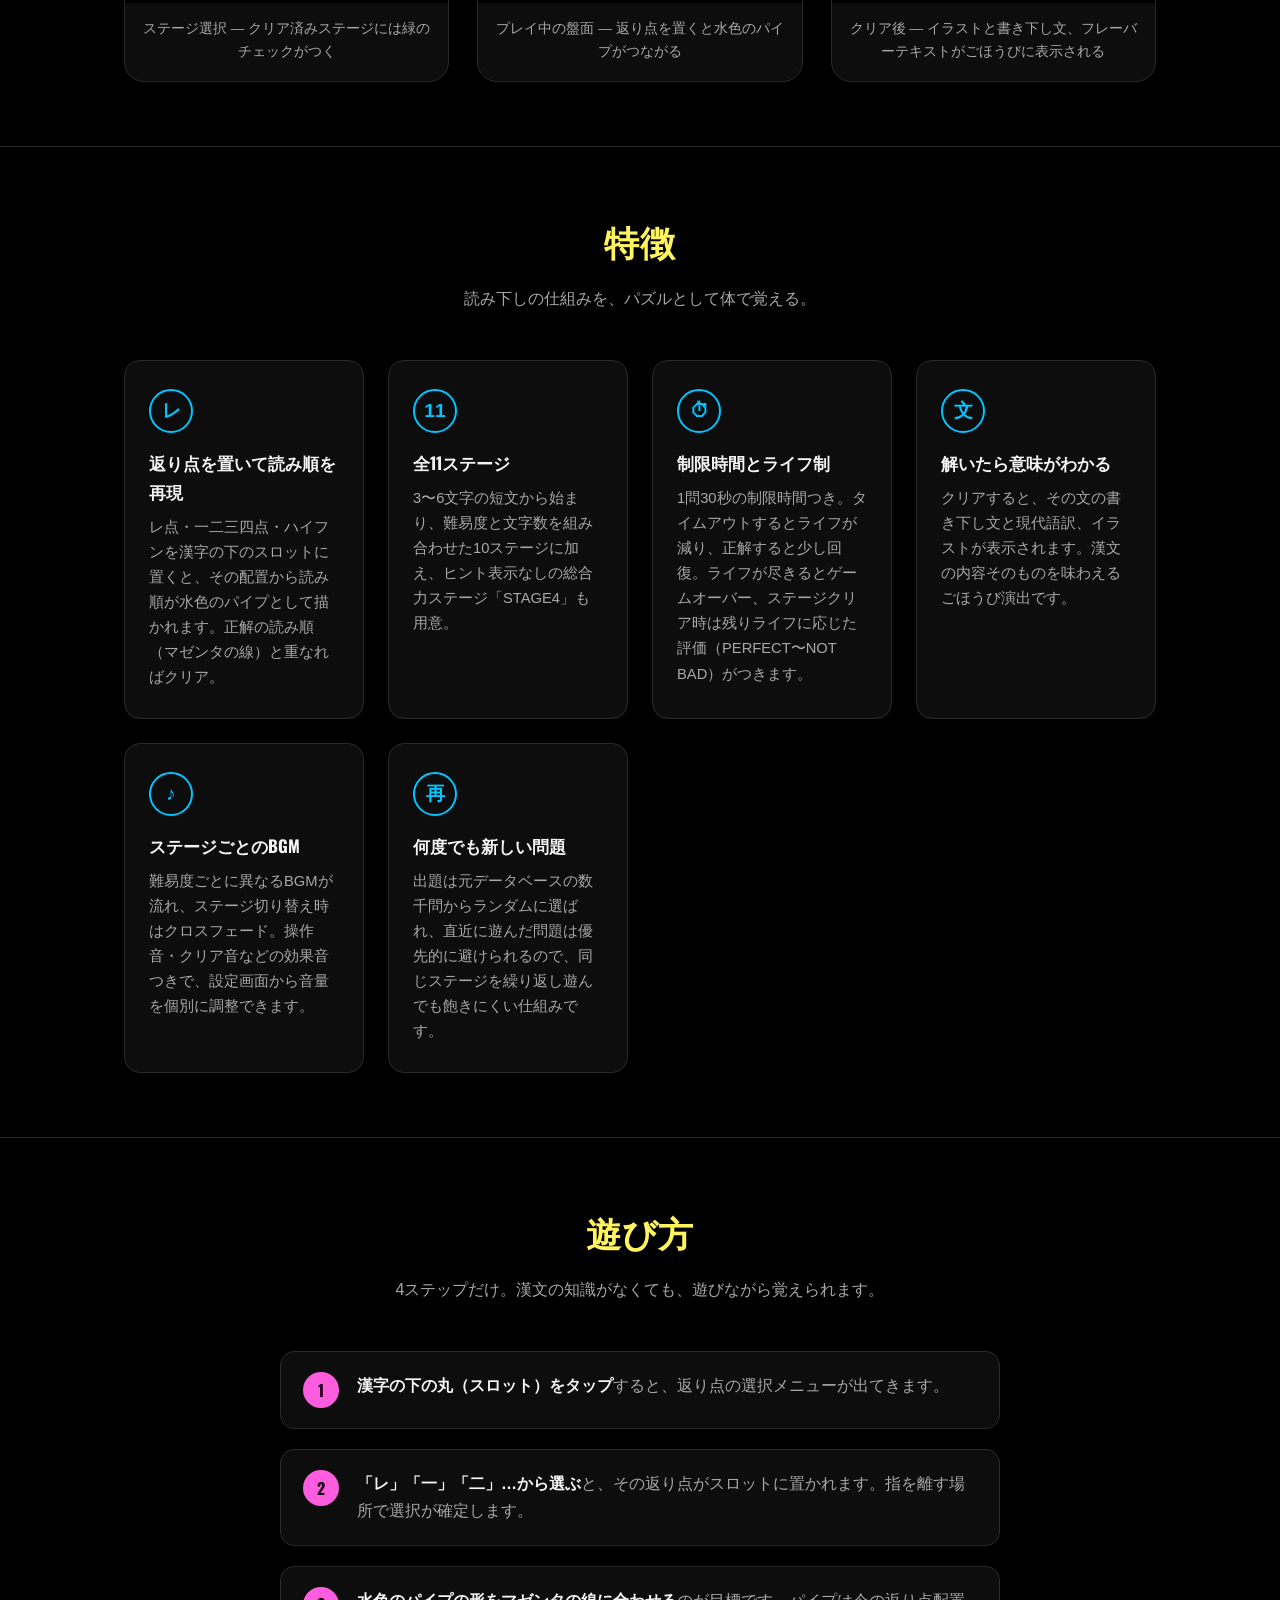
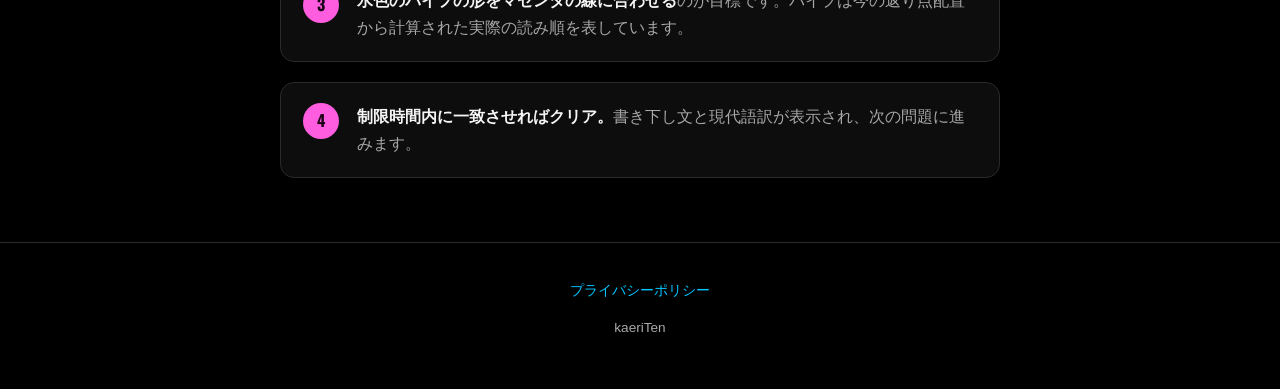
<file: kaeriten/index.html>
<!DOCTYPE html>
<html lang="ja">
<head>
<meta charset="UTF-8">
<meta name="viewport" content="width=device-width, initial-scale=1.0">
<title>kaeriTen（かえりてん）― 漢文・返り点パズルゲーム</title>
<meta name="description" content="漢文の返り点（レ点・一二三四点）を指先で置いて読み順を再現するパズルゲーム「kaeriTen」。11ステージ・タイムアタック要素つき。">
<link rel="icon" href="assets/icon.png">
<link rel="preconnect" href="https://fonts.googleapis.com">
<link rel="preconnect" href="https://fonts.gstatic.com" crossorigin>
<link href="https://fonts.googleapis.com/css2?family=Oswald:wght@500;700&display=swap" rel="stylesheet">
<link rel="stylesheet" href="assets/style.css">
</head>
<body>

<header class="site-header">
  <div class="wrap">
    <div class="brand">
      <img src="assets/icon.png" alt="">
      kaeriTen
    </div>
    <nav class="site-nav">
      <a href="#screenshots">スクリーンショット</a>
      <a href="#features">特徴</a>
      <a href="#how-to-play">遊び方</a>
      <a href="privacy.html">プライバシーポリシー</a>
    </nav>
  </div>
</header>

<main>

  <section class="hero">
    <div class="wrap">
      <img class="hero-icon" src="assets/icon.png" alt="kaeriTen アプリアイコン">
      <h1>kaeriTen</h1>
      <p class="tagline">漢文を、指先で読み解く。返り点パズルゲーム。</p>
      <p class="sub">
        レ点・一二三四点・ハイフンを漢字の下に置いて、正しい読み順のパイプをつなげよう。
        全11ステージ、タイムアタックとライフ制でゲームらしい緊張感も。
        解けたら、その文の書き下し文と現代語訳・イラストが見られます。
      </p>
      <div class="cta-row">
        <span class="btn btn-primary disabled" aria-disabled="true">App Store 近日公開</span>
        <a class="btn btn-ghost" href="#how-to-play">遊び方を見る</a>
      </div>
    </div>
  </section>

  <section id="screenshots">
    <div class="wrap">
      <h2>Screenshots</h2>
      <p class="section-lede">実機シミュレータで撮影した実際の画面です。</p>
      <div class="gallery">
        <figure>
          <img src="assets/screenshot-stages.png" alt="ステージ選択画面。2列グリッドで11ステージが並ぶ">
          <figcaption>ステージ選択 ― クリア済みステージには緑のチェックがつく</figcaption>
        </figure>
        <figure>
          <img src="assets/screenshot-gameplay.png" alt="盤面画面。黄色いグリッド・漢字・返り点バッジ・水色のパイプが表示されている">
          <figcaption>プレイ中の盤面 ― 返り点を置くと水色のパイプがつながる</figcaption>
        </figure>
        <figure>
          <img src="assets/screenshot-clear.png" alt="クリア画面。解いた漢文のイラスト・書き下し文・フレーバーテキストが表示されている">
          <figcaption>クリア後 ― イラストと書き下し文、フレーバーテキストがごほうびに表示される</figcaption>
        </figure>
      </div>
    </div>
  </section>

  <section id="features">
    <div class="wrap">
      <h2>特徴</h2>
      <p class="section-lede">読み下しの仕組みを、パズルとして体で覚える。</p>
      <div class="features">

        <div class="feature-card">
          <div class="glyph">レ</div>
          <h3>返り点を置いて読み順を再現</h3>
          <p>レ点・一二三四点・ハイフンを漢字の下のスロットに置くと、その配置から読み順が水色のパイプとして描かれます。正解の読み順（マゼンタの線）と重なればクリア。</p>
        </div>

        <div class="feature-card">
          <div class="glyph">11</div>
          <h3>全11ステージ</h3>
          <p>3〜6文字の短文から始まり、難易度と文字数を組み合わせた10ステージに加え、ヒント表示なしの総合力ステージ「STAGE4」も用意。</p>
        </div>

        <div class="feature-card">
          <div class="glyph">⏱</div>
          <h3>制限時間とライフ制</h3>
          <p>1問30秒の制限時間つき。タイムアウトするとライフが減り、正解すると少し回復。ライフが尽きるとゲームオーバー、ステージクリア時は残りライフに応じた評価（PERFECT〜NOT BAD）がつきます。</p>
        </div>

        <div class="feature-card">
          <div class="glyph">文</div>
          <h3>解いたら意味がわかる</h3>
          <p>クリアすると、その文の書き下し文と現代語訳、イラストが表示されます。漢文の内容そのものを味わえるごほうび演出です。</p>
        </div>

        <div class="feature-card">
          <div class="glyph">♪</div>
          <h3>ステージごとのBGM</h3>
          <p>難易度ごとに異なるBGMが流れ、ステージ切り替え時はクロスフェード。操作音・クリア音などの効果音つきで、設定画面から音量を個別に調整できます。</p>
        </div>

        <div class="feature-card">
          <div class="glyph">再</div>
          <h3>何度でも新しい問題</h3>
          <p>出題は元データベースの数千問からランダムに選ばれ、直近に遊んだ問題は優先的に避けられるので、同じステージを繰り返し遊んでも飽きにくい仕組みです。</p>
        </div>

      </div>
    </div>
  </section>

  <section id="how-to-play">
    <div class="wrap">
      <h2>遊び方</h2>
      <p class="section-lede">4ステップだけ。漢文の知識がなくても、遊びながら覚えられます。</p>
      <div class="steps">
        <div class="step">
          <div class="num"></div>
          <p><strong>漢字の下の丸（スロット）をタップ</strong>すると、返り点の選択メニューが出てきます。</p>
        </div>
        <div class="step">
          <div class="num"></div>
          <p><strong>「レ」「一」「二」…から選ぶ</strong>と、その返り点がスロットに置かれます。指を離す場所で選択が確定します。</p>
        </div>
        <div class="step">
          <div class="num"></div>
          <p><strong>水色のパイプの形をマゼンタの線に合わせる</strong>のが目標です。パイプは今の返り点配置から計算された実際の読み順を表しています。</p>
        </div>
        <div class="step">
          <div class="num"></div>
          <p><strong>制限時間内に一致させればクリア。</strong>書き下し文と現代語訳が表示され、次の問題に進みます。</p>
        </div>
      </div>
    </div>
  </section>

</main>

<footer class="site-footer">
  <div class="wrap">
    <div class="links">
      <a href="privacy.html">プライバシーポリシー</a>
    </div>
    <p>kaeriTen</p>
  </div>
</footer>

</body>
</html>
</file>
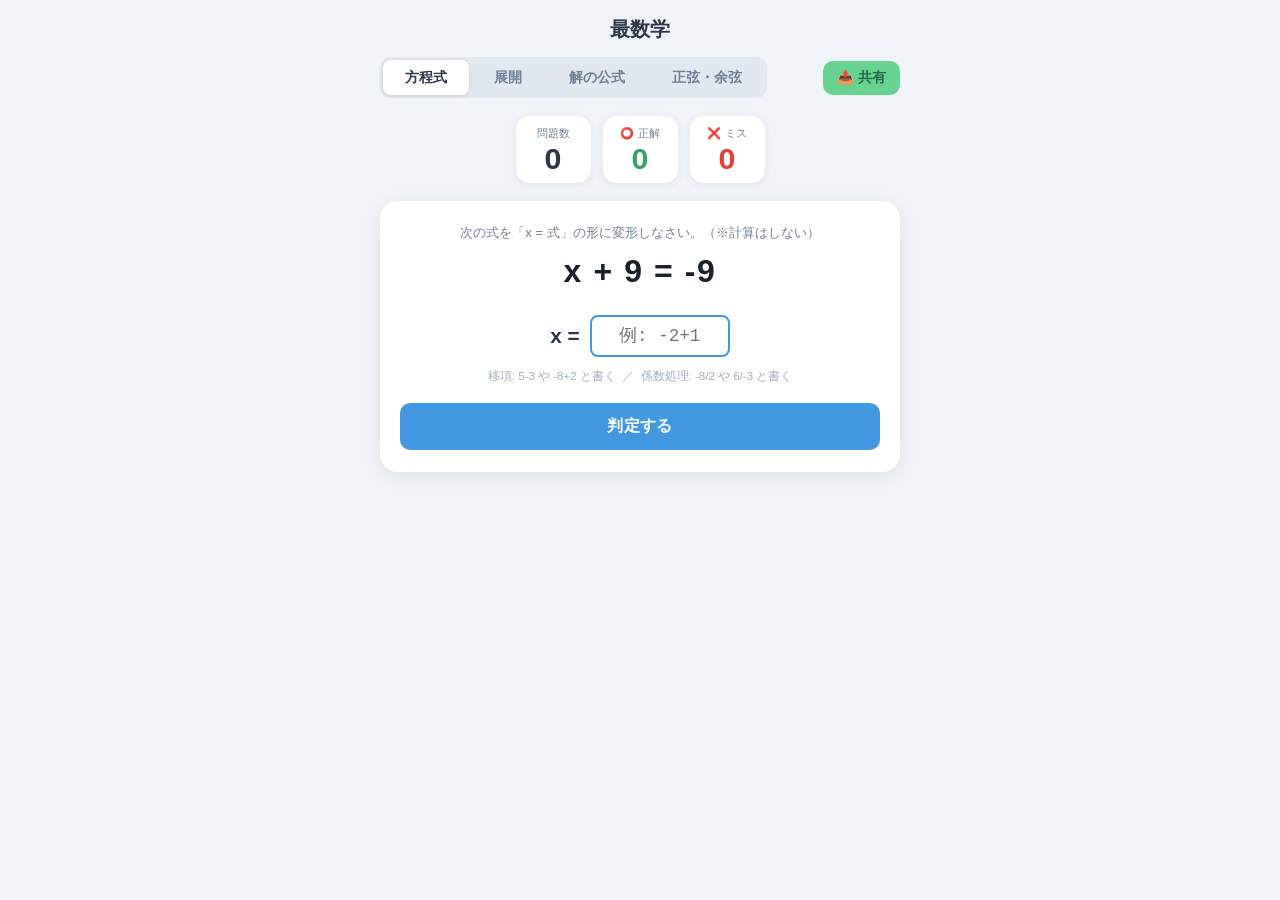
<file: baka/drill.html>
<!DOCTYPE html>
<html lang="ja">
<head>
<meta charset="UTF-8">
<meta name="viewport" content="width=device-width, initial-scale=1.0">
<title>最数学</title>
<link rel="manifest" href="manifest.json">
<meta name="theme-color" content="#4299e1">
<meta name="apple-mobile-web-app-capable" content="yes">
<meta name="apple-mobile-web-app-status-bar-style" content="default">
<meta name="apple-mobile-web-app-title" content="最数学">
<link rel="apple-touch-icon" href="icon.png">
<style>
* { box-sizing: border-box; margin: 0; padding: 0; }

body {
  font-family: 'Helvetica Neue', Arial, 'Hiragino Kaku Gothic ProN', 'Hiragino Sans', Meiryo, sans-serif;
  background: #f0f4f8;
  color: #1a202c;
  min-height: 100vh;
  padding: 16px 16px 48px;
}

header { text-align: center; margin-bottom: 14px; }
header h1 { font-size: 1.25rem; color: #2d3748; font-weight: 800; }

/* ── Top bar: tabs + share ── */
.top-bar {
  display: flex;
  align-items: center;
  justify-content: space-between;
  max-width: 520px;
  margin: 0 auto 18px;
  gap: 10px;
}

.tab-bar {
  display: flex;
  background: #e2e8f0;
  border-radius: 10px;
  padding: 3px;
  gap: 3px;
}

.tab-btn {
  padding: 8px 22px;
  border: none;
  border-radius: 8px;
  font-size: 0.9rem;
  font-weight: 700;
  cursor: pointer;
  background: transparent;
  color: #718096;
  transition: background 0.18s, color 0.18s;
}
.tab-btn.active {
  background: #fff;
  color: #2d3748;
  box-shadow: 0 1px 4px rgba(0,0,0,0.12);
}

#share-btn {
  padding: 8px 14px;
  border: none;
  border-radius: 10px;
  background: #68d391;
  color: #276749;
  font-size: 0.85rem;
  font-weight: 700;
  cursor: pointer;
  white-space: nowrap;
  transition: background 0.18s;
}
#share-btn:hover { background: #48bb78; }

/* ── Tab panels ── */
.tab-panel { display: none; }
.tab-panel.active { display: block; }

/* ── Counter board ── */
.counter-board {
  display: flex;
  justify-content: center;
  gap: 12px;
  margin-bottom: 18px;
}

.counter-item {
  position: relative;
  background: #fff;
  border-radius: 14px;
  padding: 10px 16px;
  text-align: center;
  box-shadow: 0 2px 10px rgba(0,0,0,0.08);
  min-width: 75px;
}

.counter-label { font-size: 0.7rem; color: #718096; margin-bottom: 2px; }
.counter-value {
  font-size: 1.9rem;
  font-weight: 900;
  line-height: 1;
  display: inline-block;
}
.counter-value.total     { color: #2d3748; }
.counter-value.correct   { color: #38a169; }
.counter-value.miss      { color: #e53e3e; }
.counter-value.corrected { color: #d69e2e; }

@keyframes popBounce {
  0%   { transform: scale(1); }
  45%  { transform: scale(1.6); }
  100% { transform: scale(1); }
}
.bounce { animation: popBounce 0.38s ease; }

@keyframes floatUp {
  0%   { opacity: 1; transform: translateX(-50%) translateY(0); }
  100% { opacity: 0; transform: translateX(-50%) translateY(-44px); }
}
.plus-one-float {
  position: absolute;
  top: 0; left: 50%;
  transform: translateX(-50%);
  font-size: 1rem;
  font-weight: 900;
  pointer-events: none;
  animation: floatUp 0.8s ease forwards;
  white-space: nowrap;
}

/* ── Card ── */
.card {
  background: #fff;
  border-radius: 18px;
  padding: 22px 20px;
  box-shadow: 0 4px 18px rgba(0,0,0,0.09);
  max-width: 520px;
  margin: 0 auto;
}

.instruction {
  font-size: 0.82rem;
  color: #718096;
  text-align: center;
  margin-bottom: 10px;
  line-height: 1.5;
}

.equation-display {
  font-size: 2rem;
  font-weight: 800;
  text-align: center;
  margin-bottom: 20px;
  color: #1a202c;
  letter-spacing: 0.05em;
  min-height: 2.6rem;
}

/* ── Shared input styles ── */
.answer-input {
  font-size: 1.1rem;
  padding: 9px 10px;
  border: 2px solid #cbd5e0;
  border-radius: 8px;
  outline: none;
  text-align: center;
  transition: border-color 0.18s;
  font-family: 'Courier New', Courier, monospace;
  background: #fff;
  color: #1a202c;
}
.answer-input:focus    { border-color: #4299e1; }
.answer-input:disabled { background: #f7fafc; color: #718096; }

.hint-text {
  text-align: center;
  font-size: 0.72rem;
  color: #a0aec0;
  margin-bottom: 18px;
  line-height: 1.6;
}

/* ── Submit button ── */
.submit-btn {
  display: block;
  width: 100%;
  padding: 13px;
  font-size: 1rem;
  font-weight: 700;
  border: none;
  border-radius: 10px;
  cursor: pointer;
  background: #4299e1;
  color: #fff;
  transition: background 0.18s, transform 0.1s;
  letter-spacing: 0.02em;
  margin-top: 4px;
}
.submit-btn:hover  { background: #3182ce; }
.submit-btn:active { transform: scale(0.97); }
.submit-btn.next-mode       { background: #48bb78; }
.submit-btn.next-mode:hover { background: #38a169; }

/* ── Equation tab input ── */
.eq-input-row {
  display: flex;
  align-items: center;
  justify-content: center;
  gap: 10px;
  margin-bottom: 10px;
}
.x-label {
  font-size: 1.3rem;
  font-weight: 700;
  color: #2d3748;
  white-space: nowrap;
}
#eq-answer { width: 140px; }

/* ── Expansion tab input ── */
.exp-input-row {
  display: flex;
  align-items: center;
  justify-content: center;
  gap: 7px;
  margin-bottom: 10px;
  flex-wrap: wrap;
}
.equals-label {
  font-size: 1.3rem;
  font-weight: 700;
  color: #2d3748;
}
.exp-x-label {
  font-size: 1.3rem;
  font-weight: 700;
  color: #2d3748;
}
#exp-coeff { width: 78px; }
#exp-const { width: 68px; }

.sign-toggle-btn {
  width: 50px;
  height: 42px;
  font-size: 1.3rem;
  font-weight: 900;
  border: 2px solid #cbd5e0;
  border-radius: 8px;
  background: #fff;
  cursor: pointer;
  color: #2d3748;
  transition: background 0.15s, border-color 0.15s;
  display: flex;
  align-items: center;
  justify-content: center;
  padding: 0;
}
.sign-toggle-btn:hover:not(:disabled) { background: #ebf8ff; border-color: #63b3ed; }
.sign-toggle-btn:disabled { background: #f7fafc; color: #718096; cursor: default; }

/* ── Feedback ── */
.feedback { display: none; margin-top: 20px; }
.feedback.correct,
.feedback.incorrect,
.feedback.calculated-warning { display: block !important; }

.result-badge {
  font-size: 1.3rem;
  font-weight: 900;
  text-align: center;
  padding: 11px 10px;
  border-radius: 10px;
  margin-bottom: 14px;
  line-height: 1.4;
}
.correct-badge { background: #c6f6d5; color: #276749; }
.warning-badge { background: #fefcbf; color: #744210; }
.error-badge   { background: #fed7d7; color: #822727; }

/* ── Diff table ── */
.diff-table {
  width: 100%;
  border-collapse: collapse;
  margin-bottom: 14px;
}
.diff-table th {
  text-align: left;
  font-size: 0.74rem;
  color: #718096;
  padding: 5px 8px;
  white-space: nowrap;
  width: 110px;
  vertical-align: middle;
}
.diff-table td {
  padding: 6px 8px;
  font-weight: 700;
  font-size: 1.05rem;
  font-family: 'Courier New', Courier, monospace;
  word-break: break-all;
  vertical-align: middle;
}
.diff-table tr:first-child td { border-bottom: 1px solid #e2e8f0; padding-bottom: 8px; }
.diff-table tr:last-child  td { padding-top: 8px; }

.char-error {
  color: #dc2626;
  background-color: #fee2e2;
  border: 2px dashed #ef4444;
  padding: 1px 6px;
  border-radius: 4px;
  font-weight: 900;
  display: inline-block;
}
.char-correct {
  color: #16a34a;
  background-color: #dcfce7;
  border: 2px solid #86efac;
  padding: 1px 6px;
  border-radius: 4px;
  font-weight: 900;
  display: inline-block;
}

/* field-level error/correct for expansion inputs */
.field-error   { border-color: #ef4444 !important; background: #fee2e2 !important; color: #dc2626 !important; }
.field-correct { border-color: #86efac !important; background: #dcfce7 !important; color: #16a34a !important; }

/* ── Rule box ── */
.rule-box {
  background: #ebf8ff;
  border-left: 4px solid #63b3ed;
  padding: 10px 14px;
  border-radius: 0 8px 8px 0;
  font-size: 0.88rem;
  color: #2a4365;
  line-height: 1.65;
}

/* ── QF (解の公式) tab ── */
.qf-step-label {
  font-size: 0.82rem;
  font-weight: 700;
  color: #4a5568;
  margin: 14px 0 6px;
  text-align: center;
}
.qf-frac-wrap {
  display: flex;
  align-items: center;
  justify-content: center;
  flex-wrap: wrap;
  gap: 6px;
  margin-bottom: 6px;
  overflow-x: auto;
  padding: 4px 0;
}
.qf-step-row {
  display: flex;
  align-items: center;
  justify-content: center;
  flex-wrap: wrap;
  gap: 5px;
  margin-bottom: 10px;
}
.qf-sym {
  font-size: 1rem;
  color: #2d3748;
  white-space: nowrap;
  font-weight: 600;
}
.qf-frac {
  display: inline-flex;
  flex-direction: column;
  align-items: center;
  vertical-align: middle;
}
.qf-num {
  display: flex;
  align-items: center;
  flex-wrap: wrap;
  gap: 3px;
  padding: 4px 8px;
  border-bottom: 2px solid #2d3748;
  justify-content: center;
}
.qf-den {
  display: flex;
  align-items: center;
  gap: 3px;
  padding: 4px 8px;
  justify-content: center;
}
.qf-radical {
  display: inline-flex;
  align-items: flex-start;
  vertical-align: middle;
}
.qf-radical-sign {
  font-size: 2rem;
  line-height: 0.80;
  margin-right: 1px;
  color: #2d3748;
}
.qf-radicand {
  display: inline-flex;
  align-items: center;
  flex-wrap: wrap;
  gap: 2px;
  border-top: 2px solid #2d3748;
  padding: 3px 4px 0 2px;
}
.qf-inp {
  width: 52px !important;
  font-size: 0.9rem !important;
  padding: 5px 4px !important;
  text-align: center;
}
.qf-answer-box {
  background: #c6f6d5;
  border-left: 4px solid #38a169;
  padding: 10px 14px;
  border-radius: 0 8px 8px 0;
  font-size: 1.05rem;
  color: #276749;
  font-weight: 700;
  line-height: 1.5;
}

.tr-text {
  font-size: 1.05rem;
  font-weight: 700;
  text-align: center;
  line-height: 1.8;
  margin-bottom: 8px;
  color: #1a202c;
}
.tr-text i { font-family: 'Times New Roman', serif; }
.tr-fig { text-align: center; margin: 4px 0 8px; }
.tr-fig svg { width: 100%; max-width: 320px; height: auto; }
.tr-fig text { font-family: 'Helvetica Neue', Arial, sans-serif; paint-order: stroke; stroke: #fff; stroke-width: 3px; stroke-linejoin: round; }
.tr-fig-note { font-size: 0.68rem; color: #a0aec0; text-align: center; margin-bottom: 10px; }
.tr-goal { max-width: 520px; margin: -6px auto 14px; text-align: center; font-size: 0.78rem; color: #718096; }
.tr-goal-bar { height: 8px; background: #e2e8f0; border-radius: 4px; overflow: hidden; margin: 5px auto 0; max-width: 240px; }
.tr-goal-fill { height: 100%; width: 0; background: #68d391; border-radius: 4px; transition: width 0.4s; }
.tr-goal.done { color: #276749; font-weight: 700; }
.tr-done-box {
  background: #fefcbf; border: 2px solid #ecc94b; color: #744210; border-radius: 12px;
  padding: 14px; text-align: center; font-weight: 800; line-height: 1.6; margin-top: 12px;
}
.tr-done-box small { display: block; font-weight: 600; font-size: 0.78rem; margin-top: 2px; }
.tr-auto-cap { font-size: 0.74rem; color: #718096; text-align: center; margin: 2px 0 6px; }
.tr-auto { display: flex; flex-wrap: wrap; justify-content: center; gap: 8px; margin-bottom: 4px; }
.tr-au {
  background: #edf2f7; border: 1px dashed #a0aec0; border-radius: 8px;
  padding: 4px 10px; font-weight: 700; font-size: 0.95rem; color: #2d3748; white-space: nowrap;
}
.tr-ans-sym { font-size: 1.1rem; font-weight: 700; color: #2d3748; }

/* ── Mobile ── */
@media (max-width: 480px) {
  .tr-text { font-size: 0.92rem; }
  body { padding: 12px 12px 40px; }
  header h1 { font-size: 1rem; }

  .tab-btn { padding: 6px 10px; font-size: 0.78rem; }
  #share-btn { padding: 6px 9px; font-size: 0.76rem; }

  .qf-sym { font-size: 0.85rem; }
  .qf-inp { width: 46px !important; font-size: 0.8rem !important; }
  .qf-radical-sign { font-size: 1.65rem; }
  .qf-step-label { font-size: 0.74rem; }

  .counter-board { gap: 8px; }
  .counter-item  { padding: 8px 10px; min-width: 64px; }
  .counter-value { font-size: 1.55rem; }
  .counter-label { font-size: 0.66rem; }

  .card { padding: 16px 14px; }

  .equation-display { font-size: 1.5rem; }

  #eq-answer { width: 125px; font-size: 1rem; }
  .x-label, .equals-label, .exp-x-label { font-size: 1.1rem; }

  #exp-coeff { width: 70px; font-size: 1rem; }
  #exp-const { width: 62px; font-size: 1rem; }
  .sign-toggle-btn { width: 44px; height: 38px; font-size: 1.2rem; }

  .result-badge { font-size: 1.05rem; }
  .diff-table th { width: 88px; font-size: 0.68rem; }
  .diff-table td { font-size: 0.92rem; }
  .rule-box { font-size: 0.82rem; }
}
</style>
</head>
<body>

<header>
  <h1>最数学</h1>
</header>

<div class="top-bar">
  <div class="tab-bar">
    <button class="tab-btn active" data-tab="equation">方程式</button>
    <button class="tab-btn" data-tab="expansion">展開</button>
    <button class="tab-btn" data-tab="quadratic">解の公式</button>
    <button class="tab-btn" data-tab="trig">正弦・余弦</button>
  </div>
  <button id="share-btn">📤 共有</button>
</div>

<!-- ═══════════════ 方程式タブ ═══════════════ -->
<div id="tab-equation" class="tab-panel active">
  <div class="counter-board">
    <div class="counter-item">
      <div class="counter-label">問題数</div>
      <span class="counter-value total"   id="eq-cnt-total">0</span>
    </div>
    <div class="counter-item">
      <div class="counter-label">⭕️ 正解</div>
      <span class="counter-value correct" id="eq-cnt-correct">0</span>
    </div>
    <div class="counter-item">
      <div class="counter-label">❌ ミス</div>
      <span class="counter-value miss"    id="eq-cnt-miss">0</span>
    </div>
  </div>

  <div class="card">
    <p class="instruction">次の式を「x = 式」の形に変形しなさい。（※計算はしない）</p>
    <div class="equation-display" id="eq-equation"></div>

    <div class="eq-input-row">
      <span class="x-label">x =</span>
      <input type="text" id="eq-answer" class="answer-input" placeholder="例: -2+1"
             autocomplete="off" autocorrect="off" autocapitalize="off" spellcheck="false">
    </div>

    <p class="hint-text">移項: 5-3 や -8+2 と書く &nbsp;／&nbsp; 係数処理: -8/2 や 6/-3 と書く</p>

    <button class="submit-btn" id="eq-submit-btn">判定する</button>

    <div id="eq-feedback" class="feedback">
      <div id="eq-result-badge" class="result-badge"></div>
      <table class="diff-table">
        <tr><th>あなたの入力</th><td id="eq-user-display"></td></tr>
        <tr><th>書くべき正解</th><td id="eq-expected-display"></td></tr>
      </table>
      <div id="eq-rule-box" class="rule-box"></div>
    </div>
  </div>
</div>

<!-- ═══════════════ 展開タブ ═══════════════ -->
<div id="tab-expansion" class="tab-panel">
  <div class="counter-board">
    <div class="counter-item">
      <div class="counter-label">問題数</div>
      <span class="counter-value total"   id="exp-cnt-total">0</span>
    </div>
    <div class="counter-item">
      <div class="counter-label">⭕️ 正解</div>
      <span class="counter-value correct" id="exp-cnt-correct">0</span>
    </div>
    <div class="counter-item">
      <div class="counter-label">❌ ミス</div>
      <span class="counter-value miss"    id="exp-cnt-miss">0</span>
    </div>
  </div>

  <div class="card">
    <p class="instruction">括弧を展開しなさい。係数・符号・定数の3か所を入力する。</p>
    <div class="equation-display" id="exp-equation"></div>

    <div class="exp-input-row">
      <span class="equals-label">=</span>
      <input type="text" id="exp-coeff" class="answer-input" placeholder="-6"
             autocomplete="off" autocorrect="off" autocapitalize="off" spellcheck="false">
      <span class="exp-x-label">x</span>
      <button type="button" id="exp-sign-btn" class="sign-toggle-btn" data-value="+">＋</button>
      <input type="text" id="exp-const" class="answer-input" placeholder="8"
             autocomplete="off" autocorrect="off" autocapitalize="off" spellcheck="false">
    </div>

    <p class="hint-text">x の係数（例: -6）→ 符号ボタンをタップで切替 → 定数（例: 8）</p>

    <button class="submit-btn" id="exp-submit-btn">判定する</button>

    <div id="exp-feedback" class="feedback">
      <div id="exp-result-badge" class="result-badge"></div>
      <table class="diff-table">
        <tr><th>あなたの入力</th><td id="exp-user-display"></td></tr>
        <tr><th>書くべき正解</th><td id="exp-expected-display"></td></tr>
      </table>
      <div id="exp-rule-box" class="rule-box"></div>
    </div>
  </div>
</div>

<!-- ═══════════════ 解の公式タブ ═══════════════ -->
<div id="tab-quadratic" class="tab-panel">
  <div class="counter-board">
    <div class="counter-item">
      <div class="counter-label">問題数</div>
      <span class="counter-value total"   id="qf-cnt-total">0</span>
    </div>
    <div class="counter-item">
      <div class="counter-label">⭕️ 正解</div>
      <span class="counter-value correct" id="qf-cnt-correct">0</span>
    </div>
    <div class="counter-item">
      <div class="counter-label">△ 訂正</div>
      <span class="counter-value corrected" id="qf-cnt-corrected">0</span>
    </div>
  </div>

  <div class="card">
    <p class="instruction">解の公式を使って方程式を解きなさい。各ステップの値を入力する。</p>
    <div class="equation-display" id="qf-equation"></div>

    <!-- ① 代入 -->
    <div class="qf-step-label">① 解の公式に <i>a</i>, <i>b</i>, <i>c</i> の値を代入する</div>
    <div class="qf-frac-wrap">
      <span class="qf-sym"><i>x</i> =</span>
      <div class="qf-frac">
        <div class="qf-num">
          <span class="qf-sym">−(</span>
          <input type="text" id="qf-b1" class="answer-input qf-inp" placeholder="b"
                 autocomplete="off" autocorrect="off" autocapitalize="off" spellcheck="false">
          <span class="qf-sym">)&thinsp;±</span>
          <span class="qf-radical">
            <span class="qf-radical-sign">√</span>
            <span class="qf-radicand">
              <span class="qf-sym">(</span>
              <input type="text" id="qf-b2" class="answer-input qf-inp" placeholder="b"
                     autocomplete="off" autocorrect="off" autocapitalize="off" spellcheck="false">
              <span class="qf-sym">)<sup>2</sup>&thinsp;−&thinsp;4·(</span>
              <input type="text" id="qf-a1" class="answer-input qf-inp" placeholder="a"
                     autocomplete="off" autocorrect="off" autocapitalize="off" spellcheck="false">
              <span class="qf-sym">)·(</span>
              <input type="text" id="qf-c1" class="answer-input qf-inp" placeholder="c"
                     autocomplete="off" autocorrect="off" autocapitalize="off" spellcheck="false">
              <span class="qf-sym">)</span>
            </span>
          </span>
        </div>
        <div class="qf-den">
          <span class="qf-sym">2·(</span>
          <input type="text" id="qf-a2" class="answer-input qf-inp" placeholder="a"
                 autocomplete="off" autocorrect="off" autocapitalize="off" spellcheck="false">
          <span class="qf-sym">)</span>
        </div>
      </div>
    </div>

    <!-- ② 計算 -->
    <div class="qf-step-label">② 各値を計算する</div>
    <div class="qf-frac-wrap">
      <span class="qf-sym"><i>x</i> =</span>
      <div class="qf-frac">
        <div class="qf-num">
          <input type="text" id="qf-neg-b" class="answer-input qf-inp" placeholder="-b"
                 autocomplete="off" autocorrect="off" autocapitalize="off" spellcheck="false">
          <span class="qf-sym">&thinsp;±</span>
          <span class="qf-radical">
            <span class="qf-radical-sign">√</span>
            <span class="qf-radicand">
              <input type="text" id="qf-bsq" class="answer-input qf-inp" placeholder="b²"
                     autocomplete="off" autocorrect="off" autocapitalize="off" spellcheck="false">
              <span class="qf-sym">−</span>
              <input type="text" id="qf-4ac" class="answer-input qf-inp" placeholder="4ac"
                     autocomplete="off" autocorrect="off" autocapitalize="off" spellcheck="false">
            </span>
          </span>
        </div>
        <div class="qf-den">
          <input type="text" id="qf-2a" class="answer-input qf-inp" placeholder="2a"
                 autocomplete="off" autocorrect="off" autocapitalize="off" spellcheck="false">
        </div>
      </div>
    </div>

    <!-- ③ 判別式 -->
    <div class="qf-step-label">③ 判別式 &ensp; <i>D</i> = <i>b</i><sup>2</sup> − 4<i>ac</i></div>
    <div class="qf-step-row">
      <span class="qf-sym"><i>D</i> =</span>
      <input type="text" id="qf-D" class="answer-input qf-inp" placeholder="?"
             autocomplete="off" autocorrect="off" autocapitalize="off" spellcheck="false">
    </div>

    <button class="submit-btn" id="qf-submit-btn">判定する</button>

    <div id="qf-feedback" class="feedback">
      <div id="qf-result-badge" class="result-badge"></div>
      <div id="qf-answer-box" class="qf-answer-box" style="display:none;"></div>
    </div>
  </div>
</div>

<!-- ═══════════════ 正弦・余弦定理タブ ═══════════════ -->
<div id="tab-trig" class="tab-panel">
  <div class="counter-board">
    <div class="counter-item">
      <div class="counter-label">問題数</div>
      <span class="counter-value total"   id="tr-cnt-total">0</span>
    </div>
    <div class="counter-item">
      <div class="counter-label">⭕️ 正解</div>
      <span class="counter-value correct" id="tr-cnt-correct">0</span>
    </div>
    <div class="counter-item">
      <div class="counter-label">△ 訂正</div>
      <span class="counter-value corrected" id="tr-cnt-corrected">0</span>
    </div>
  </div>

  <div class="tr-goal" id="tr-goal">
    今日の目標　<b id="tr-goal-n">0</b> / 5問
    <div class="tr-goal-bar"><div class="tr-goal-fill" id="tr-goal-fill"></div></div>
  </div>

  <div class="card">
    <p class="instruction" id="tr-instruction"></p>
    <div class="tr-text" id="tr-problem"></div>
    <div class="tr-fig" id="tr-figure"></div>
    <div id="tr-steps"></div>

    <p class="hint-text">答えは <i>k</i>√<i>n</i> の形（<i>n</i> は最も簡単な形）。根号がなければ <i>n</i> に 1 を入れる。</p>

    <button class="submit-btn" id="tr-submit-btn">判定する</button>

    <div id="tr-feedback" class="feedback">
      <div id="tr-result-badge" class="result-badge"></div>
      <div id="tr-answer-box" class="qf-answer-box" style="display:none;"></div>
      <div id="tr-rule-box" class="rule-box" style="display:none; margin-top:12px;"></div>
      <div id="tr-done-box" class="tr-done-box" style="display:none;">
        🎉 今日のルーチン完了！お疲れさま
        <small>「📤 共有」で結果を送れます。続けて練習してもOKです。</small>
      </div>
    </div>
  </div>
</div>

<script>
// ── Tab switching ─────────────────────────────────────────────────────────────
document.querySelectorAll('.tab-btn').forEach(btn => {
  btn.addEventListener('click', () => {
    document.querySelectorAll('.tab-btn').forEach(b => b.classList.remove('active'));
    document.querySelectorAll('.tab-panel').forEach(p => p.classList.remove('active'));
    btn.classList.add('active');
    document.getElementById('tab-' + btn.dataset.tab).classList.add('active');
  });
});

// ── Shared utilities ──────────────────────────────────────────────────────────
function randInt(lo, hi) {
  return Math.floor(Math.random() * (hi - lo + 1)) + lo;
}

function normalizeString(s) {
  s = s.replace(/[\s　]/g, '');
  s = s.replace(/^[xX]\s*=\s*/, '');
  s = s.replace(/[＋]/g, '+');
  s = s.replace(/[－−ー‐‑‒–—―−−]/g, '-');
  s = s.replace(/[÷]/g, '/');
  s = s.replace(/[／]/g, '/');
  s = s.replace(/[０-９]/g, c => String.fromCharCode(c.charCodeAt(0) - 0xFF10 + 0x30));
  s = s.replace(/[ｘＸ]/g, 'x');
  return s;
}

// For integer fields: also strip leading '+'
function normalizeInt(s) {
  s = normalizeString(s);
  if (s.startsWith('+')) s = s.slice(1);
  return s;
}

function isPureValueInput(s) {
  return !s.includes('+') && !s.includes('/') && /^-?\d+(\.\d+)?$/.test(s);
}

function escHtml(s) {
  return String(s).replace(/&/g, '&amp;').replace(/</g, '&lt;').replace(/>/g, '&gt;');
}

function evalSimpleExpr(s) {
  const si = s.lastIndexOf('/');
  if (si > 0) {
    const n = parseInt(s.slice(0, si), 10), d = parseInt(s.slice(si + 1), 10);
    if (!isNaN(n) && !isNaN(d) && d !== 0) return { n, d };
    return null;
  }
  for (let i = 1; i < s.length; i++) {
    if (s[i] === '+') {
      const a = parseInt(s.slice(0, i), 10), b = parseInt(s.slice(i + 1), 10);
      if (!isNaN(a) && !isNaN(b)) return { n: a + b, d: 1 };
    }
    if (s[i] === '-') {
      const a = parseInt(s.slice(0, i), 10), b = parseInt(s.slice(i + 1), 10);
      if (!isNaN(a) && !isNaN(b)) return { n: a - b, d: 1 };
    }
  }
  const n = parseInt(s, 10);
  return isNaN(n) ? null : { n, d: 1 };
}

function isMathEquivalent(userVal, expectedVal) {
  const u = evalSimpleExpr(userVal), e = evalSimpleExpr(expectedVal);
  return !!(u && e && u.n * e.d === u.d * e.n);
}

function buildDiffVisual(userStr, expectedStr) {
  const maxLen = Math.max(userStr.length, expectedStr.length);
  let uHtml = '', eHtml = '';
  for (let i = 0; i < maxLen; i++) {
    const uc = i < userStr.length    ? userStr[i]     : null;
    const ec = i < expectedStr.length ? expectedStr[i] : null;
    if (uc === ec) {
      if (uc !== null) uHtml += escHtml(uc);
      if (ec !== null) eHtml += escHtml(ec);
    } else {
      if (uc !== null) uHtml += `<span class="char-error">${escHtml(uc)}</span>`;
      if (ec !== null) eHtml += `<span class="char-correct">${escHtml(ec)}</span>`;
    }
  }
  return { uHtml, eHtml };
}

function playTone(freqs, type, vol) {
  try {
    const ctx = new (window.AudioContext || window.webkitAudioContext)();
    freqs.forEach((freq, i) => {
      const osc = ctx.createOscillator(), gain = ctx.createGain();
      osc.connect(gain); gain.connect(ctx.destination);
      osc.type = type; osc.frequency.value = freq;
      const t = ctx.currentTime + i * 0.18;
      gain.gain.setValueAtTime(vol, t);
      gain.gain.exponentialRampToValueAtTime(0.001, t + 0.28);
      osc.start(t); osc.stop(t + 0.3);
    });
  } catch(e) {}
}
const playCorrectSound   = () => playTone([659, 880], 'sine',     0.28);
const playIncorrectSound = () => playTone([140, 110], 'sawtooth', 0.25);

function animateCounter(elId, floatText, floatColor) {
  const el = document.getElementById(elId);
  el.classList.remove('bounce');
  void el.offsetWidth;
  el.classList.add('bounce');
  el.addEventListener('animationend', () => el.classList.remove('bounce'), { once: true });
  const f = document.createElement('span');
  f.className = 'plus-one-float';
  f.textContent = floatText;
  f.style.color = floatColor;
  el.closest('.counter-item').appendChild(f);
  setTimeout(() => f.remove(), 820);
}

function getCount(id) { return parseInt(document.getElementById(id).textContent, 10) || 0; }
function setCount(id, n) {
  document.getElementById(id).textContent = n;
  saveProgress();
}

// ── 進捗の保存（その日のみ有効。日付が変わったら 0 から） ───────────────────
const PROGRESS_KEY = 'saisugaku-progress-v1';
const COUNTER_IDS = [
  'eq-cnt-total', 'eq-cnt-correct', 'eq-cnt-miss',
  'exp-cnt-total', 'exp-cnt-correct', 'exp-cnt-miss',
  'qf-cnt-total', 'qf-cnt-correct', 'qf-cnt-corrected',
  'tr-cnt-total', 'tr-cnt-correct', 'tr-cnt-corrected',
];
function todayStr() {
  const d = new Date();
  return `${d.getFullYear()}-${String(d.getMonth() + 1).padStart(2, '0')}-${String(d.getDate()).padStart(2, '0')}`;
}
function saveProgress() {
  try {
    const counts = {};
    COUNTER_IDS.forEach(id => { counts[id] = getCount(id); });
    localStorage.setItem(PROGRESS_KEY, JSON.stringify({ date: todayStr(), activeMs: activeElapsedMs(), shared: sharedFlag, counts }));
  } catch (e) {}
}
// 保存済みの今日の進捗を画面に反映する。無い・別の日なら 0 から始める
function applyProgress() {
  let saved = null;
  try { saved = JSON.parse(localStorage.getItem(PROGRESS_KEY)); } catch (e) {}
  const valid = saved && saved.date === todayStr() && saved.counts;
  // 共有済みなら、次の問題に取り組む扱い（開き直し）として 0 から始める
  const keep = valid && !saved.shared;
  activeMs = keep && Number.isFinite(saved.activeMs) ? saved.activeMs : 0;
  visibleSince = document.visibilityState === 'visible' ? Date.now() : null;
  sharedFlag = false;
  COUNTER_IDS.forEach(id => {
    const n = keep ? parseInt(saved.counts[id], 10) : 0;
    document.getElementById(id).textContent = Number.isFinite(n) && n > 0 ? n : 0;
  });
  trUpdateGoal();
  if (valid && saved.shared) saveProgress();
}

// ── 共有後のリセット ──────────────────────────────────────────────────────────
// 共有した結果を次の挑戦に持ち越さない（共有後、次の問題に取り組んだ時点で 0 に戻す）
let sharedFlag = false;
function markShared() { sharedFlag = true; saveProgress(); }
function resetAfterShare() {
  if (!sharedFlag) return;
  sharedFlag = false;
  COUNTER_IDS.forEach(id => { document.getElementById(id).textContent = 0; });
  activeMs = 0;
  visibleSince = document.visibilityState === 'visible' ? Date.now() : null;
  trUpdateGoal();
  saveProgress();
}
// 入力・判定/次へボタン・Enter のいずれかが最初に行われた時点（キャプチャ段階＝処理より前）
document.addEventListener('input', resetAfterShare, true);
document.addEventListener('keydown', e => { if (e.key === 'Enter') resetAfterShare(); }, true);
document.addEventListener('click', e => {
  if (e.target.closest('.submit-btn, .sign-toggle-btn')) resetAfterShare();
}, true);

// ── Share ─────────────────────────────────────────────────────────────────────
document.getElementById('share-btn').addEventListener('click', async () => {
  const eqT = getCount('eq-cnt-total'), eqC = getCount('eq-cnt-correct'), eqM = getCount('eq-cnt-miss');
  const exT = getCount('exp-cnt-total'), exC = getCount('exp-cnt-correct'), exM = getCount('exp-cnt-miss');
  const qfT = getCount('qf-cnt-total'), qfC = getCount('qf-cnt-correct'), qfCorr = getCount('qf-cnt-corrected');
  const trT = getCount('tr-cnt-total'), trC = getCount('tr-cnt-correct'), trCorr = getCount('tr-cnt-corrected');
  const secs = Math.floor(activeElapsedMs() / 1000);
  const elapsedStr = secs < 60 ? `${secs}秒` : `${Math.floor(secs / 60)}分${secs % 60}秒`;
  const text = [
    '📐 最数学 結果',
    '',
    `【方程式】${eqT}問　⭕️${eqC}問　❌${eqM}問`,
    `【展開】　${exT}問　⭕️${exC}問　❌${exM}問`,
    `【解の公式】${qfT}問　⭕️${qfC}問　△${qfCorr}問`,
    `【正弦・余弦】${trT}問　⭕️${trC}問　△${trCorr}問`,
    `⏱ ${elapsedStr}`,
  ].join('\n');

  if (navigator.share) {
    try { await navigator.share({ title: '最数学 結果', text }); markShared(); return; }
    catch(e) { if (e && e.name === 'AbortError') return; }   // 共有を取りやめた場合は何もしない
  }
  window.open('https://line.me/R/share?text=' + encodeURIComponent(text), '_blank');
  markShared();
});

// ═══════════════════════════════════════════════════════════════════════════════
// 方程式タブ
// ═══════════════════════════════════════════════════════════════════════════════
let eqAnswered = false;
let eqProblem  = null;

function randNonZero() { let n; do { n = randInt(-9, 9); } while (n === 0); return n; }
function randCoeff()   { let n; do { n = randInt(-9, 9); } while (n === 0 || n === 1); return n; }

function generateEqProblem() {
  if (Math.random() < 0.5) {
    const a = randNonZero(), b = randNonZero();
    if (a > 0) {
      return {
        displayEq: `x + ${a} = ${b}`,
        expected:  `${b}-${a}`,
        ruleText:  `左辺の「+${a}」を右辺に移すときは、符号をひっくり返して「−${a}」にします。`
      };
    } else {
      const absA = Math.abs(a);
      return {
        displayEq: `x - ${absA} = ${b}`,
        expected:  `${b}+${absA}`,
        ruleText:  `左辺の「−${absA}」を右辺に移すときは、符号をひっくり返して「+${absA}」にします。`
      };
    }
  } else {
    const a = randCoeff(), b = randNonZero();
    return {
      displayEq: a === -1 ? `-x = ${b}` : `${a}x = ${b}`,
      expected:  `${b}/${a}`,
      ruleText:  `x に掛けてある係数「${a}」で両辺を割るため、右辺は「${b}/${a}」にします。（掛け算・割り算の移動では符号は変えません）`
    };
  }
}

function eqLoadNew() {
  eqProblem  = generateEqProblem();
  eqAnswered = false;
  document.getElementById('eq-equation').textContent = eqProblem.displayEq;
  const inp = document.getElementById('eq-answer');
  inp.value = ''; inp.disabled = false; inp.classList.remove('field-error', 'field-correct');
  const btn = document.getElementById('eq-submit-btn');
  btn.textContent = '判定する'; btn.className = 'submit-btn';
  document.getElementById('eq-feedback').className = 'feedback';
  inp.focus();
}

function eqSubmit() {
  if (eqAnswered) { eqLoadNew(); return; }
  const raw = document.getElementById('eq-answer').value.trim();
  if (!raw) return;

  const userVal     = normalizeString(raw);
  const expectedVal = eqProblem.expected;
  const isPure      = isPureValueInput(userVal);
  const isCorrect   = !isPure && userVal === expectedVal;
  const isSameVal   = !isPure && !isCorrect && isMathEquivalent(userVal, expectedVal);

  const newTotal = getCount('eq-cnt-total') + 1;
  setCount('eq-cnt-total', newTotal);
  animateCounter('eq-cnt-total', '+1', '#4a5568');

  document.getElementById('eq-answer').disabled = true;
  const btn = document.getElementById('eq-submit-btn');
  btn.textContent = '次の問題へ（Enter）'; btn.className = 'submit-btn next-mode';
  eqAnswered = true;

  const fb    = document.getElementById('eq-feedback');
  const badge = document.getElementById('eq-result-badge');
  const uDisp = document.getElementById('eq-user-display');
  const eDisp = document.getElementById('eq-expected-display');
  document.getElementById('eq-rule-box').textContent = eqProblem.ruleText;

  if (isCorrect) {
    setCount('eq-cnt-correct', getCount('eq-cnt-correct') + 1);
    animateCounter('eq-cnt-correct', '+1', '#38a169');
    playCorrectSound();
    fb.className = 'feedback correct';
    badge.className = 'result-badge correct-badge'; badge.textContent = '⭕️ 大正解！';
    uDisp.innerHTML = `x = ${escHtml(raw)}`;
    eDisp.innerHTML = `x = <span class="char-correct">${escHtml(expectedVal)}</span>`;

  } else if (isPure || isSameVal) {
    setCount('eq-cnt-miss', getCount('eq-cnt-miss') + 1);
    animateCounter('eq-cnt-miss', '+1', '#e53e3e');
    playIncorrectSound();
    fb.className = 'feedback calculated-warning';
    badge.className = 'result-badge warning-badge';
    badge.textContent = '⚠️ 不正解（計算後の値ではなく式を書く）';
    uDisp.innerHTML = isPure
      ? `x = ${escHtml(raw)}（計算後の答え）`
      : `x = ${escHtml(raw)}（書き方が違います）`;
    eDisp.innerHTML = `x = <span class="char-correct">${escHtml(expectedVal)}</span>`;

  } else {
    setCount('eq-cnt-miss', getCount('eq-cnt-miss') + 1);
    animateCounter('eq-cnt-miss', '+1', '#e53e3e');
    playIncorrectSound();
    fb.className = 'feedback incorrect';
    badge.className = 'result-badge error-badge'; badge.textContent = '❌ 不正解（間違っています）';
    const { uHtml, eHtml } = buildDiffVisual(userVal, expectedVal);
    uDisp.innerHTML = `x = ${uHtml}`;
    eDisp.innerHTML = `x = ${eHtml}`;
  }
}

document.getElementById('eq-submit-btn').addEventListener('click', eqSubmit);
document.getElementById('eq-answer').addEventListener('keydown', e => {
  if (e.key === 'Enter') { e.preventDefault(); eqSubmit(); }
});

// ═══════════════════════════════════════════════════════════════════════════════
// 展開タブ
// ═══════════════════════════════════════════════════════════════════════════════
let expAnswered = false;
let expProblem  = null;

// Sign toggle button
const signBtn = document.getElementById('exp-sign-btn');
signBtn.addEventListener('click', () => {
  if (expAnswered) return;
  const next = signBtn.dataset.value === '+' ? '-' : '+';
  signBtn.dataset.value = next;
  signBtn.textContent   = next === '+' ? '＋' : '－';
});

function randExpA() {
  const pool = [-5,-4,-3,-2,2,3,4,5];
  return pool[Math.floor(Math.random() * pool.length)];
}

function generateExpProblem() {
  const a = randExpA();
  const b = randInt(1, 5);       // inner x coefficient, positive
  let c;
  do { c = randInt(-5, 5); } while (c === 0);

  // Display: a(bx + c) or a(bx - |c|)
  const innerX   = b === 1 ? 'x' : `${b}x`;
  const innerStr = c > 0
    ? `${innerX}+${c}`
    : `${innerX}-${Math.abs(c)}`;

  const aStr = a < 0 ? `-${Math.abs(a)}` : `${a}`;
  const displayEq = `${aStr}(${innerStr})`;

  const coeff    = a * b;
  const constant = a * c;

  // expected: [coeff]x [sign] [|constant|]
  const expectedSign  = constant > 0 ? '+' : '-';
  const expectedConst = Math.abs(constant);

  const innerXRule = b === 1 ? 'x' : `${b}x`;
  const ruleText = `括弧の外の「${a}」を中の各項に掛けます。` +
    `${a}×${innerXRule}=${coeff}x、${a}×(${c})=${constant}。`;

  return { displayEq, coeff, expectedSign, expectedConst, ruleText };
}

function expLoadNew() {
  expProblem  = generateExpProblem();
  expAnswered = false;
  document.getElementById('exp-equation').textContent = expProblem.displayEq;

  const coeffEl = document.getElementById('exp-coeff');
  const constEl = document.getElementById('exp-const');
  coeffEl.value = ''; coeffEl.disabled = false;
  constEl.value = ''; constEl.disabled = false;
  [coeffEl, constEl, signBtn].forEach(el => el.classList.remove('field-error', 'field-correct'));

  signBtn.dataset.value = '+';
  signBtn.textContent   = '＋';
  signBtn.disabled      = false;

  const btn = document.getElementById('exp-submit-btn');
  btn.textContent = '判定する'; btn.className = 'submit-btn';
  document.getElementById('exp-feedback').className = 'feedback';
  coeffEl.focus();
}

function expSubmit() {
  if (expAnswered) { expLoadNew(); return; }

  const rawCoeff = document.getElementById('exp-coeff').value.trim();
  const rawConst = document.getElementById('exp-const').value.trim();
  if (!rawCoeff || !rawConst) return;

  const normCoeff  = normalizeInt(rawCoeff);
  const normConst  = normalizeInt(rawConst);
  const signVal    = signBtn.dataset.value;

  const parsedCoeff = parseInt(normCoeff, 10);
  const parsedConst = parseInt(normConst, 10);

  const coeffOk = !isNaN(parsedCoeff) && parsedCoeff === expProblem.coeff;
  const signOk  = signVal === expProblem.expectedSign;
  const constOk = !isNaN(parsedConst) && parsedConst === expProblem.expectedConst;
  const isCorrect = coeffOk && signOk && constOk;

  const newTotal = getCount('exp-cnt-total') + 1;
  setCount('exp-cnt-total', newTotal);
  animateCounter('exp-cnt-total', '+1', '#4a5568');

  document.getElementById('exp-coeff').disabled = true;
  document.getElementById('exp-const').disabled = true;
  signBtn.disabled = true;

  const btn = document.getElementById('exp-submit-btn');
  btn.textContent = '次の問題へ（Enter）'; btn.className = 'submit-btn next-mode';
  expAnswered = true;

  // Field-level highlight
  document.getElementById('exp-coeff').classList.add(coeffOk ? 'field-correct' : 'field-error');
  signBtn.classList.add(signOk ? 'field-correct' : 'field-error');
  document.getElementById('exp-const').classList.add(constOk ? 'field-correct' : 'field-error');

  const fb    = document.getElementById('exp-feedback');
  const badge = document.getElementById('exp-result-badge');
  const uDisp = document.getElementById('exp-user-display');
  const eDisp = document.getElementById('exp-expected-display');
  document.getElementById('exp-rule-box').textContent = expProblem.ruleText;

  const signChar    = signVal === '+' ? '＋' : '－';
  const expSignChar = expProblem.expectedSign === '+' ? '＋' : '－';

  const cc = (ok, txt) => ok
    ? `<span class="char-correct">${escHtml(txt)}</span>`
    : `<span class="char-error">${escHtml(txt)}</span>`;

  uDisp.innerHTML = `${cc(coeffOk, rawCoeff)}x ${cc(signOk, signChar)} ${cc(constOk, rawConst)}`;
  eDisp.innerHTML =
    `<span class="char-correct">${escHtml(String(expProblem.coeff))}</span>x ` +
    `<span class="char-correct">${expSignChar}</span> ` +
    `<span class="char-correct">${escHtml(String(expProblem.expectedConst))}</span>`;

  if (isCorrect) {
    setCount('exp-cnt-correct', getCount('exp-cnt-correct') + 1);
    animateCounter('exp-cnt-correct', '+1', '#38a169');
    playCorrectSound();
    fb.className = 'feedback correct';
    badge.className = 'result-badge correct-badge'; badge.textContent = '⭕️ 大正解！';
  } else {
    setCount('exp-cnt-miss', getCount('exp-cnt-miss') + 1);
    animateCounter('exp-cnt-miss', '+1', '#e53e3e');
    playIncorrectSound();
    fb.className = 'feedback incorrect';
    badge.className = 'result-badge error-badge'; badge.textContent = '❌ 不正解（間違っています）';
  }
}

document.getElementById('exp-submit-btn').addEventListener('click', expSubmit);
['exp-coeff', 'exp-const'].forEach(id => {
  document.getElementById(id).addEventListener('keydown', e => {
    if (e.key === 'Enter') { e.preventDefault(); expSubmit(); }
  });
});

// ── Global Enter key (after answering) ───────────────────────────────────────
document.addEventListener('keydown', e => {
  if (e.key !== 'Enter') return;
  const activeId = document.activeElement ? document.activeElement.id : '';
  if (document.getElementById('tab-equation').classList.contains('active')) {
    if (activeId !== 'eq-answer' && eqAnswered) eqSubmit();
  } else if (document.getElementById('tab-expansion').classList.contains('active')) {
    if (activeId !== 'exp-coeff' && activeId !== 'exp-const' && expAnswered) expSubmit();
  } else if (document.getElementById('tab-quadratic').classList.contains('active')) {
    if (!qfInputIds.includes(activeId) && qfCompleted) qfSubmit();
  } else if (document.getElementById('tab-trig').classList.contains('active')) {
    if (!trFieldIds.includes(activeId) && trCompleted) trSubmit();
  }
});

// ═══════════════════════════════════════════════════════════════════════════════
// 解の公式タブ
// ═══════════════════════════════════════════════════════════════════════════════
let qfCompleted = false;  // 正解してからtrueになる（次の問題へ進める）
let qfHasError  = false;  // 一度でも誤答したらtrue（訂正扱い）
let qfProblem   = null;

function buildQuadDisplay(a, b, c) {
  const x2 = '<i>x</i><sup>2</sup>';
  const xi  = '<i>x</i>';
  let s = '';
  if (a === 1)       s += x2;
  else if (a === -1) s += '−' + x2;
  else if (a < 0)    s += `−${Math.abs(a)}` + x2;
  else               s += `${a}` + x2;
  if (b > 0)       s += ` + ${b}${xi}`;
  else if (b < 0)  s += ` − ${Math.abs(b)}${xi}`;
  if (c > 0)       s += ` + ${c}`;
  else if (c < 0)  s += ` − ${Math.abs(c)}`;
  return s + ' = 0';
}

function generateQFProblem() {
  let a, b, c, p, q;
  do {
    a = Math.random() < 0.5 ? 1 : 2;
    const r = Math.random();
    if (r < 0.10) {
      // b = 0: 対称な根 ±p
      const pp = randInt(1, 4);
      p = pp; q = -pp;
    } else if (r < 0.20) {
      // c = 0: 一方の根が 0
      p = 0;
      do { q = randInt(-4, 4); } while (q === 0);
    } else {
      // 通常: b ≠ 0, c ≠ 0
      do {
        p = randInt(-3, 3);
        q = randInt(-3, 3);
      } while (p === q || p + q === 0 || p * q === 0);
    }
    b = -a * (p + q);
    c = a * p * q;
  } while (Math.abs(4 * a * c) > 100);
  const twoA   = 2 * a;
  const bSq    = b * b;
  const fourAC = 4 * a * c;
  const D      = bSq - fourAC; // = a²(p−q)² ≥ 0、常に完全平方数
  const sols   = p < q ? [p, q] : [q, p];
  return { a, b, c, twoA, bSq, fourAC, D, sols, displayEq: buildQuadDisplay(a, b, c) };
}

const qfInputIds = ['qf-b1','qf-b2','qf-a1','qf-c1','qf-a2','qf-neg-b','qf-2a','qf-bsq','qf-4ac','qf-D'];

function qfLoadNew() {
  qfProblem   = generateQFProblem();
  qfCompleted = false;
  qfHasError  = false;
  document.getElementById('qf-equation').innerHTML = qfProblem.displayEq;
  qfInputIds.forEach(id => {
    const el = document.getElementById(id);
    el.value = ''; el.disabled = false;
    el.classList.remove('field-error', 'field-correct');
  });
  document.getElementById('qf-answer-box').style.display = 'none';
  const btn = document.getElementById('qf-submit-btn');
  btn.textContent = '判定する'; btn.className = 'submit-btn';
  document.getElementById('qf-feedback').className = 'feedback';
  document.getElementById('qf-b1').focus();
}

function qfSubmit() {
  if (qfCompleted) { qfLoadNew(); return; }

  // 操作可能なフィールドのみ対象（正解済みでロックされたものは除く）
  const activeIds = qfInputIds.filter(id => !document.getElementById(id).disabled);

  // 前回のハイライトをリセットして未入力チェック
  activeIds.forEach(id => document.getElementById(id).classList.remove('field-error', 'field-correct'));
  const emptyIds = activeIds.filter(id => !document.getElementById(id).value.trim());
  if (emptyIds.length > 0) {
    emptyIds.forEach(id => {
      const el = document.getElementById(id);
      el.classList.add('field-error');
      el.addEventListener('input', () => el.classList.remove('field-error'), { once: true });
    });
    return;
  }

  const expected = {
    'qf-b1':    qfProblem.b,       'qf-b2':  qfProblem.b,
    'qf-a1':    qfProblem.a,       'qf-c1':  qfProblem.c,
    'qf-a2':    qfProblem.a,
    'qf-neg-b': -qfProblem.b,
    'qf-2a':    qfProblem.twoA,    'qf-bsq': qfProblem.bSq,
    'qf-4ac':   qfProblem.fourAC,  'qf-D':   qfProblem.D,
  };

  let allOk = true;
  activeIds.forEach(id => {
    const el  = document.getElementById(id);
    const val = parseInt(normalizeInt(el.value.trim()), 10);
    const ok  = !isNaN(val) && val === expected[id];
    if (!ok) allOk = false;
    el.classList.add(ok ? 'field-correct' : 'field-error');
    if (ok) el.disabled = true;   // 正解フィールドはロック、誤答は再入力可能のまま
  });

  const badge = document.getElementById('qf-result-badge');
  const fb    = document.getElementById('qf-feedback');
  const abox  = document.getElementById('qf-answer-box');

  if (allOk) {
    // 問題完了：問題数カウントはここで一度だけ
    setCount('qf-cnt-total', getCount('qf-cnt-total') + 1);
    animateCounter('qf-cnt-total', '+1', '#4a5568');

    if (qfHasError) {
      setCount('qf-cnt-corrected', getCount('qf-cnt-corrected') + 1);
      animateCounter('qf-cnt-corrected', '+1', '#d69e2e');
    } else {
      setCount('qf-cnt-correct', getCount('qf-cnt-correct') + 1);
      animateCounter('qf-cnt-correct', '+1', '#38a169');
    }

    playCorrectSound();
    fb.className = 'feedback correct';
    badge.className = 'result-badge correct-badge';
    badge.textContent = qfHasError ? '△ 訂正して正解！' : '⭕️ 大正解！';
    const [s1, s2] = qfProblem.sols;
    abox.textContent = s1 === s2 ? `x = ${s1}` : `x = ${s2}　または　x = ${s1}`;
    abox.style.display = '';

    qfCompleted = true;
    qfHasError  = false;
    const btn = document.getElementById('qf-submit-btn');
    btn.textContent = '次の問題へ（Enter）'; btn.className = 'submit-btn next-mode';

  } else {
    qfHasError = true;
    playIncorrectSound();
    fb.className = 'feedback calculated-warning';
    badge.className = 'result-badge warning-badge';
    badge.textContent = '❌ 赤いフィールドを修正して、もう一度判定してください';
    abox.style.display = 'none';
    // ボタンは「判定する」のまま維持
  }
}

document.getElementById('qf-submit-btn').addEventListener('click', qfSubmit);
qfInputIds.forEach(id => {
  document.getElementById(id).addEventListener('keydown', e => {
    if (e.key === 'Enter') { e.preventDefault(); qfSubmit(); }
  });
});


// ═══════════════════════════════════════════════════════════════════════════════
// 正弦・余弦定理タブ
// ═══════════════════════════════════════════════════════════════════════════════
let trCompleted = false;
let trHasError  = false;
let trProblem   = null;
let trFieldIds  = [];

const TR_GOAL = 5;   // 1日のルーチンの問題数
const TR_L = ['a', 'b', 'c'];
const TR_U = ['A', 'B', 'C'];
// sin²θ = [分子, 分母]
const TR_SIN2 = { 30: [1,4], 45: [1,2], 60: [3,4], 90: [1,1], 120: [3,4], 135: [1,2], 150: [1,4] };
const TR_SIN_STR = { 30: '1/2', 45: '√2/2', 60: '√3/2', 90: '1', 120: '√3/2', 135: '√2/2', 150: '1/2' };
const TR_ANGLES = [30, 45, 60, 90, 120, 135, 150];

function trPick(arr) { return arr[Math.floor(Math.random() * arr.length)]; }
function trShuffle(arr) {
  const a = arr.slice();
  for (let i = a.length - 1; i > 0; i--) {
    const j = Math.floor(Math.random() * (i + 1));
    [a[i], a[j]] = [a[j], a[i]];
  }
  return a;
}
function trGcd(a, b) { a = Math.abs(a); b = Math.abs(b); while (b) [a, b] = [b, a % b]; return a; }

// √m = k√n（n は平方因子なし）
function trSimplifyRoot(m) {
  let k = 1, n = m;
  for (let f = 2; f * f <= n; f++) {
    while (n % (f * f) === 0) { n /= f * f; k *= f; }
  }
  return { k, n };
}
function trFmtRoot(k, n) {
  if (n === 1) return `${k}`;
  return (k === 1 ? '' : k) + `√${n}`;
}

// ── 入力部品 ──
const trInp = (id, ph) =>
  `<input type="text" id="${id}" class="answer-input qf-inp" placeholder="${ph || ''}" ` +
  `autocomplete="off" autocorrect="off" autocapitalize="off" spellcheck="false">`;
const trSym  = t => `<span class="qf-sym">${t}</span>`;
const trFrac = (top, bottom) =>
  `<div class="qf-frac"><div class="qf-num">${top}</div><div class="qf-den">${bottom}</div></div>`;
const trRoot = (kId, nId) =>
  `${trInp(kId, 'k')}<span class="qf-radical"><span class="qf-radical-sign">√</span>` +
  `<span class="qf-radicand">${trInp(nId, 'n')}</span></span>`;
const trAu = id => `<span class="tr-au" id="${id}">?</span>`;
const trAuBox = (...ids) =>
  `<div class="tr-auto-cap">↓ ２乗と掛け算は自動で計算されます</div><div class="tr-auto">${ids.map(trAu).join('')}</div>`;
const trRow = inner => `<div class="qf-frac-wrap">${inner}</div>`;
const trStep = (label, inner) => `<div class="qf-step-label">${label}</div>${trRow(inner)}`;

// ── 三角形の図（角度・辺の比を実際の値で描く） ──
// sides/angles: { a:'6', B:'45°', c:'?' }  未指定=文字のみ、'?'=求めるもの(赤)
// deg: 実際の内角 { A, B, C }（度）。三角形の形はこれから決める
function trAnglesFromSides(L) {
  const deg = {};
  ['a', 'b', 'c'].forEach(k => {
    const [o1, o2] = ['a', 'b', 'c'].filter(x => x !== k);
    const cos = (L[o1] ** 2 + L[o2] ** 2 - L[k] ** 2) / (2 * L[o1] * L[o2]);
    deg[k.toUpperCase()] = Math.acos(Math.max(-1, Math.min(1, cos))) * 180 / Math.PI;
  });
  return deg;
}

function trFigure(sides, angles, circle, deg) {
  const rad = d => d * Math.PI / 180;
  const sinA = Math.sin(rad(deg.A)), sinB = Math.sin(rad(deg.B)), sinC = Math.sin(rad(deg.C));
  // 正弦定理: 辺の比 a:b:c = sinA:sinB:sinC。A を原点、B を右に置く
  const raw = { A: [0, 0], B: [sinC, 0], C: [sinB * Math.cos(rad(deg.A)), -sinB * sinA] };
  const [ax, ay] = raw.A, [bx, by] = raw.B, [cx, cy] = raw.C;
  const D = 2 * (ax * (by - cy) + bx * (cy - ay) + cx * (ay - by));
  const o = [
    ((ax*ax+ay*ay)*(by-cy) + (bx*bx+by*by)*(cy-ay) + (cx*cx+cy*cy)*(ay-by)) / D,
    ((ax*ax+ay*ay)*(cx-bx) + (bx*bx+by*by)*(ax-cx) + (cx*cx+cy*cy)*(bx-ax)) / D,
  ];
  const R0 = 0.5; // 外接円半径（a = sinA のとき a/(2sinA)）

  const xs = [ax, bx, cx], ys = [ay, by, cy];
  if (circle) { xs.push(o[0] - R0, o[0] + R0); ys.push(o[1] - R0, o[1] + R0); }
  const minx = Math.min(...xs), miny = Math.min(...ys);
  const w = Math.max(...xs) - minx, h = Math.max(...ys) - miny;
  const s = Math.min(200 / w, (circle ? 190 : 150) / h), m = 34;
  const tf = ([x, y]) => [(x - minx) * s + (300 - w * s) / 2, (y - miny) * s + m];
  const V = { A: tf(raw.A), B: tf(raw.B), C: tf(raw.C) };
  const O = tf(o), Rpx = R0 * s;
  const G = [(V.A[0] + V.B[0] + V.C[0]) / 3, (V.A[1] + V.B[1] + V.C[1]) / 3];
  const H = h * s + 2 * m;

  const unit = ([x, y]) => { const l = Math.hypot(x, y) || 1; return [x / l, y / l]; };
  const gray = '#a0aec0', dark = '#1a202c', red = '#e53e3e';
  const f = n => n.toFixed(1);
  const T = (x, y, txt, anchor, color, size) =>
    `<text x="${f(Math.max(30, Math.min(270, x)))}" y="${f(y + 5)}" text-anchor="${anchor}" fill="${color}" font-size="${size}" font-weight="800">${txt}</text>`;

  let svg = '';
  if (circle) svg += `<circle cx="${f(O[0])}" cy="${f(O[1])}" r="${f(Rpx)}" fill="none" stroke="#90cdf4" stroke-width="2" stroke-dasharray="5 4"/>`;
  svg += `<polygon points="${['A','B','C'].map(k => f(V[k][0]) + ',' + f(V[k][1])).join(' ')}" fill="#ebf8ff" fill-opacity="0.7" stroke="#2b6cb0" stroke-width="2.5" stroke-linejoin="round"/>`;

  if (circle) {
    const cand = ['A', 'B', 'C'].filter(q => deg[q] < 90.5);
    const k = (cand.length ? cand : ['A', 'B', 'C']).reduce((p, q) => deg[q] > deg[p] ? q : p);   // 鈍角以外で最大角の頂点へ半径を引く
    const dv = unit([V[k][0] - O[0], V[k][1] - O[1]]);
    let pp = [-dv[1], dv[0]]; if (pp[1] > 0) pp = [-pp[0], -pp[1]];
    const mid = [(O[0] + V[k][0]) / 2, (O[1] + V[k][1]) / 2], off = 10 + Math.abs(pp[0]) * 24;
    svg += `<line x1="${f(O[0])}" y1="${f(O[1])}" x2="${f(V[k][0])}" y2="${f(V[k][1])}" stroke="${red}" stroke-width="2"/>` +
           `<circle cx="${f(O[0])}" cy="${f(O[1])}" r="2.5" fill="${red}"/>` +
           T(mid[0] + pp[0] * off, mid[1] + pp[1] * off, '<tspan font-style="italic">R</tspan> = ?', 'middle', red, 15);
  }

  ['A', 'B', 'C'].forEach(k => {
    const out = unit([V[k][0] - G[0], V[k][1] - G[1]]);
    svg += T(V[k][0] + out[0] * 17, V[k][1] + out[1] * 17, k, 'middle', '#2d3748', 16);
    const v = angles[k];
    if (v !== undefined) {
      const inn = unit([G[0] - V[k][0], G[1] - V[k][1]]);
      const dist = Math.min(Math.max(24, 13 / Math.sin(rad(deg[k] / 2))), 0.75 * Math.hypot(G[0] - V[k][0], G[1] - V[k][1]));
      svg += T(V[k][0] + inn[0] * dist, V[k][1] + inn[1] * dist, v, 'middle', v === '?' ? red : dark, v === '?' ? 20 : 13);
    }
  });

  [['a', 'B', 'C'], ['b', 'C', 'A'], ['c', 'A', 'B']].forEach(([k, p, q]) => {
    const mid = [(V[p][0] + V[q][0]) / 2, (V[p][1] + V[q][1]) / 2];
    const n = unit([mid[0] - G[0], mid[1] - G[1]]), off = 14 + Math.abs(n[0]) * 24;
    const v = sides[k];
    const txt = v === undefined ? `<tspan font-style="italic">${k}</tspan>` : `<tspan font-style="italic">${k}</tspan> = ${v}`;
    svg += T(mid[0] + n[0] * off, mid[1] + n[1] * off, txt, 'middle', v === undefined ? gray : v === '?' ? red : dark, v === undefined ? 14 : 15);
  });
  return `<svg viewBox="0 0 300 ${f(H)}" xmlns="http://www.w3.org/2000/svg" role="img" aria-label="三角形ABC">${svg}</svg>`;
}

const same2 = (x1, x2, y1, y2) => (x1 === y1 && x2 === y2) || (x1 === y2 && x2 === y1);

function trRootSpecs(kId, nId, k, n) {
  return [
    { id: kId, ok: v => v[kId] === k },
    { id: nId, ok: v => v[nId] === n },
  ];
}

// ── 問題①: 正弦定理（辺） ──
function trGenSineSide() {
  let A, B, a, m;
  for (;;) {
    A = trPick(TR_ANGLES); B = trPick(TR_ANGLES); a = randInt(2, 12);
    if (A === B || A + B >= 180) continue;
    const num = a * a * TR_SIN2[B][0] * TR_SIN2[A][1];
    const den = TR_SIN2[B][1] * TR_SIN2[A][0];
    if (num % den !== 0) continue;
    m = num / den;
    if (m <= 400) break;
  }
  const [ip, iq] = trShuffle([0, 1, 2]);
  const p = TR_L[ip], q = TR_L[iq], P = TR_U[ip], Q = TR_U[iq];
  const { k, n } = trSimplifyRoot(m);
  return {
    instruction: '正弦定理を使って辺の長さを求めなさい。各ステップの値を入力する。',
    text: `△ABC において、∠${P} = ${A}°、∠${Q} = ${B}°、<i>${p}</i> = ${a} のとき、<i>${q}</i> を求めなさい。`,
    figure: trFigure({ [p]: `${a}`, [q]: '?' }, { [P]: `${A}°`, [Q]: `${B}°` }, false,
      { [P]: A, [Q]: B, [TR_U.find(u => u !== P && u !== Q)]: 180 - A - B }),
    stepsHtml:
      trStep(`① 正弦定理 &ensp; <i>${p}</i> / sin<i>${P}</i> = <i>${q}</i> / sin<i>${Q}</i> に代入する`,
        trFrac(trInp('tr-f1'), `${trSym('sin')}${trInp('tr-f2')}${trSym('°')}`) +
        trSym('=') +
        trFrac(trSym(`<i>${q}</i>`), `${trSym('sin')}${trInp('tr-f3')}${trSym('°')}`)) +
      trStep(`② <i>${q}</i> を求める`,
        trSym(`<i>${q}</i> =`) + trRoot('tr-f4', 'tr-f5')),
    specs: [
      { id: 'tr-f1', ok: v => v['tr-f1'] === a },
      { id: 'tr-f2', ok: v => v['tr-f2'] === A },
      { id: 'tr-f3', ok: v => v['tr-f3'] === B },
      ...trRootSpecs('tr-f4', 'tr-f5', k, n),
    ],
    answer: `<i>${q}</i> = ${trFmtRoot(k, n)}`,
    rule: `${a}/sin${A}° = ${q}/sin${B}° より ${q} = ${a} × sin${B}° ÷ sin${A}°。` +
          `sin${A}° = ${TR_SIN_STR[A]}、sin${B}° = ${TR_SIN_STR[B]} なので、${q}² = ${m}、${q} = ${trFmtRoot(k, n)}。`,
  };
}

// ── 問題②: 正弦定理（外接円の半径） ──
function trGenSineR() {
  const A = trPick([30, 45, 60, 90, 120]);   // 135°・150° は図がつぶれるため除外
  let a, k, n;
  if (A === 30 || A === 150)      { a = randInt(2, 10); k = a; n = 1; }
  else if (A === 90)              { k = randInt(1, 6); a = 2 * k; n = 1; }
  else if (A === 45 || A === 135) { k = randInt(1, 6); a = 2 * k; n = 2; }
  else                            { k = randInt(1, 6); a = 3 * k; n = 3; }
  const ip = randInt(0, 2);
  const p = TR_L[ip], P = TR_U[ip];
  return {
    instruction: '正弦定理を使って外接円の半径を求めなさい。各ステップの値を入力する。',
    text: `△ABC において、<i>${p}</i> = ${a}、∠${P} = ${A}° のとき、外接円の半径 <i>R</i> を求めなさい。`,
    figure: trFigure({ [p]: `${a}` }, { [P]: `${A}°` }, true,
      { A: (180 - A) / 2, B: (180 - A) / 2, C: (180 - A) / 2, [P]: A }),
    stepsHtml:
      trStep(`① 正弦定理 &ensp; <i>${p}</i> / sin<i>${P}</i> = 2<i>R</i> に代入する`,
        trFrac(trInp('tr-f1'), `${trSym('sin')}${trInp('tr-f2')}${trSym('°')}`) +
        trSym('= 2<i>R</i>')) +
      trStep('② <i>R</i> を求める',
        trSym('<i>R</i> =') + trRoot('tr-f3', 'tr-f4')),
    specs: [
      { id: 'tr-f1', ok: v => v['tr-f1'] === a },
      { id: 'tr-f2', ok: v => v['tr-f2'] === A },
      ...trRootSpecs('tr-f3', 'tr-f4', k, n),
    ],
    answer: `<i>R</i> = ${trFmtRoot(k, n)}`,
    rule: `${a}/sin${A}° = 2R、sin${A}° = ${TR_SIN_STR[A]} なので 2R = ${a} ÷ ${TR_SIN_STR[A]}。` +
          `これを計算して R = ${trFmtRoot(k, n)}。`,
  };
}

// ── 問題③: 余弦定理（辺） ──
function trGenCosSide() {
  const theta = trPick([60, 120]);
  const x = randInt(2, 8), y = randInt(2, 8);
  const it = randInt(0, 2);
  const [io1, io2] = [0, 1, 2].filter(i => i !== it);
  const t = TR_L[it], T = TR_U[it], o1 = TR_L[io1], o2 = TR_L[io2];
  const prod = x * y;
  const m = theta === 60 ? x * x + y * y - prod : x * x + y * y + prod;
  const { k, n } = trSimplifyRoot(m);
  const cosStr = theta === 60 ? '1/2' : '−1/2';
  return {
    instruction: '余弦定理を使って辺の長さを求めなさい。各ステップの値を入力する。',
    text: `△ABC において、<i>${o1}</i> = ${x}、<i>${o2}</i> = ${y}、∠${T} = ${theta}° のとき、<i>${t}</i> を求めなさい。`,
    figure: trFigure({ [o1]: `${x}`, [o2]: `${y}`, [t]: '?' }, { [T]: `${theta}°` }, false,
      trAnglesFromSides({ [o1]: x, [o2]: y, [t]: Math.sqrt(m) })),
    stepsHtml:
      trStep(`① 余弦定理 &ensp; <i>${t}</i>² = <i>${o1}</i>² + <i>${o2}</i>² − 2<i>${o1}${o2}</i> cos<i>${T}</i> に代入する`,
        trSym(`<i>${t}</i>² = (`) + trInp('tr-f1') + trSym(')² + (') + trInp('tr-f2') +
        trSym(')² − 2·') + trInp('tr-f3') + trSym('·') + trInp('tr-f4') +
        trSym('·cos') + trInp('tr-f5') + trSym('°')) +
      trAuBox('tr-au1', 'tr-au2', 'tr-au3') +
      trStep(`② cos の値を使って計算する（cos の値は自分で調べる）`,
        `<span class="qf-sym"><b id="tr-auP">?</b> × cos<b id="tr-auT">?</b>° =</span>` + trInp('tr-f6')) +
      trStep(`③ <i>${t}</i>² の値を計算する`,
        trSym(`<i>${t}</i>² =`) + trInp('tr-f7')) +
      trStep(`④ <i>${t}</i> を求める`,
        trSym(`<i>${t}</i> =`) + trRoot('tr-f8', 'tr-f9')),
    autoUpdate: v => {
      const sq = (id, n) => trAuSet(id, n === null ? '?² = ?' : `${n}² = ${n * n}`);
      sq('tr-au1', v['tr-f1']); sq('tr-au2', v['tr-f2']);
      const pr = v['tr-f3'] !== null && v['tr-f4'] !== null ? 2 * v['tr-f3'] * v['tr-f4'] : null;
      trAuSet('tr-au3', pr === null ? '2 × ? × ? = ?' : `2 × ${v['tr-f3']} × ${v['tr-f4']} = ${pr}`);
      trAuSet('tr-auP', pr === null ? '?' : pr);
      trAuSet('tr-auT', v['tr-f5'] === null ? '?' : v['tr-f5']);
    },
    specs: [
      { id: 'tr-f1', ok: v => same2(v['tr-f1'], v['tr-f2'], x, y) },
      { id: 'tr-f2', ok: v => same2(v['tr-f1'], v['tr-f2'], x, y) },
      { id: 'tr-f3', ok: v => same2(v['tr-f3'], v['tr-f4'], x, y) },
      { id: 'tr-f4', ok: v => same2(v['tr-f3'], v['tr-f4'], x, y) },
      { id: 'tr-f5', ok: v => v['tr-f5'] === theta },
      { id: 'tr-f6', ok: v => v['tr-f6'] === (theta === 60 ? prod : -prod) },
      { id: 'tr-f7', ok: v => v['tr-f7'] === m },
      ...trRootSpecs('tr-f8', 'tr-f9', k, n),
    ],
    answer: `<i>${t}</i> = ${trFmtRoot(k, n)}`,
    rule: `cos${theta}° = ${cosStr} なので ${2 * prod} × cos${theta}° = ${theta === 60 ? '' : '−'}${prod}。` +
          `${t}² = ${x * x} + ${y * y} − (${theta === 60 ? '' : '−'}${prod}) = ${m}。`,
  };
}

// ── 問題④: 余弦定理（角） ──
const TR_TRIPLES = [ // [x, y, z, θ]  z の対角が θ
  [3, 8, 7, 60], [5, 8, 7, 60], [7, 15, 13, 60], [8, 15, 13, 60],
  [3, 5, 7, 120], [7, 8, 13, 120], [5, 16, 19, 120],
];
function trGenCosAngle() {
  const [x, y, z, theta] = trPick(TR_TRIPLES);
  const perm = trShuffle([0, 1, 2]);       // perm[2] が角を求める辺の文字
  const val = [0, 0, 0];
  val[perm[0]] = x; val[perm[1]] = y; val[perm[2]] = z;
  const it = perm[2];
  const [io1, io2] = [0, 1, 2].filter(i => i !== it);
  const t = TR_L[it], T = TR_U[it], o1 = TR_L[io1], o2 = TR_L[io2];
  const p = val[io1], q = val[io2];
  const cn = theta === 60 ? 1 : -1, cd = 2;
  const num = p * p + q * q - z * z;
  return {
    instruction: '余弦定理を使って角の大きさを求めなさい。各ステップの値を入力する。',
    text: `△ABC において、<i>a</i> = ${val[0]}、<i>b</i> = ${val[1]}、<i>c</i> = ${val[2]} のとき、∠${T} を求めなさい。`,
    figure: trFigure({ a: `${val[0]}`, b: `${val[1]}`, c: `${val[2]}` }, { [T]: '?' }, false,
      trAnglesFromSides({ a: val[0], b: val[1], c: val[2] })),
    stepsHtml:
      trStep(`① 余弦定理 &ensp; cos<i>${T}</i> = (<i>${o1}</i>² + <i>${o2}</i>² − <i>${t}</i>²) / 2<i>${o1}${o2}</i> に代入する`,
        trSym(`cos<i>${T}</i> =`) +
        trFrac(trSym('(') + trInp('tr-f1') + trSym(')² + (') + trInp('tr-f2') + trSym(')² − (') +
               trInp('tr-f3') + trSym(')²'),
               trSym('2·') + trInp('tr-f4') + trSym('·') + trInp('tr-f5'))) +
      trAuBox('tr-au1', 'tr-au2', 'tr-au3', 'tr-au4') +
      trStep(`② cos<i>${T}</i> の値（約分した分数）`,
        trSym(`cos<i>${T}</i> =`) +
        trFrac(trInp('tr-f6', '分子'), trInp('tr-f7', '分母'))) +
      trStep(`③ ∠${T} の大きさ`,
        trSym(`∠${T} =`) + trInp('tr-f8') + trSym('°')),
    autoUpdate: v => {
      const sq = (id, n) => trAuSet(id, n === null ? '?² = ?' : `${n}² = ${n * n}`);
      sq('tr-au1', v['tr-f1']); sq('tr-au2', v['tr-f2']); sq('tr-au3', v['tr-f3']);
      trAuSet('tr-au4', v['tr-f4'] !== null && v['tr-f5'] !== null
        ? `2 × ${v['tr-f4']} × ${v['tr-f5']} = ${2 * v['tr-f4'] * v['tr-f5']}` : '2 × ? × ? = ?');
    },
    specs: [
      { id: 'tr-f1', ok: v => same2(v['tr-f1'], v['tr-f2'], p, q) },
      { id: 'tr-f2', ok: v => same2(v['tr-f1'], v['tr-f2'], p, q) },
      { id: 'tr-f3', ok: v => v['tr-f3'] === z },
      { id: 'tr-f4', ok: v => same2(v['tr-f4'], v['tr-f5'], p, q) },
      { id: 'tr-f5', ok: v => same2(v['tr-f4'], v['tr-f5'], p, q) },
      { id: 'tr-f6', ok: v => v['tr-f6'] === cn },
      { id: 'tr-f7', ok: v => v['tr-f7'] === cd },
      { id: 'tr-f8', ok: v => v['tr-f8'] === theta },
    ],
    answer: `∠${T} = ${theta}°`,
    rule: `分子 = ${p}² + ${q}² − ${z}² = ${num}、分母 = 2·${p}·${q} = ${2 * p * q}。` +
          `cos${T} = ${num}/${2 * p * q} = ${cn < 0 ? '−' : ''}1/2 より ∠${T} = ${theta}°。`,
  };
}

function generateTRProblem() {
  return trPick([trGenSineSide, trGenSineR, trGenCosSide, trGenCosAngle])();
}

function trUpdateGoal() {
  const n = getCount('tr-cnt-total');
  document.getElementById('tr-goal-n').textContent = Math.min(n, TR_GOAL);
  document.getElementById('tr-goal-fill').style.width = Math.min(100, n / TR_GOAL * 100) + '%';
  document.getElementById('tr-goal').classList.toggle('done', n >= TR_GOAL);
  return n;
}

function trAuSet(id, text) { const el = document.getElementById(id); if (el) el.textContent = text; }

function trAutoRefresh() {
  if (!trProblem.autoUpdate) return;
  const v = {};
  trFieldIds.forEach(id => { v[id] = trParse(document.getElementById(id).value); });
  trProblem.autoUpdate(v);
}

function trLoadNew() {
  trProblem   = generateTRProblem();
  trCompleted = false;
  trHasError  = false;
  document.getElementById('tr-instruction').textContent = trProblem.instruction;
  document.getElementById('tr-problem').innerHTML = trProblem.text;
  document.getElementById('tr-figure').innerHTML = trProblem.figure;
  document.getElementById('tr-steps').innerHTML = trProblem.stepsHtml;
  trFieldIds = trProblem.specs.map(s => s.id);
  trFieldIds.forEach(id => {
    const el = document.getElementById(id);
    el.addEventListener('keydown', e => {
      if (e.key === 'Enter') { e.preventDefault(); trSubmit(); }
    });
    el.addEventListener('input', trAutoRefresh);
  });
  trAutoRefresh();
  document.getElementById('tr-answer-box').style.display = 'none';
  document.getElementById('tr-rule-box').style.display = 'none';
  document.getElementById('tr-done-box').style.display = 'none';
  const btn = document.getElementById('tr-submit-btn');
  btn.textContent = '判定する'; btn.className = 'submit-btn';
  document.getElementById('tr-feedback').className = 'feedback';
  document.getElementById(trFieldIds[0]).focus();
}

function trParse(raw) {
  const s = normalizeInt(raw.trim());
  return /^-?\d+$/.test(s) ? parseInt(s, 10) : null;
}

function trSubmit() {
  if (trCompleted) { trLoadNew(); return; }

  const activeIds = trFieldIds.filter(id => !document.getElementById(id).disabled);
  activeIds.forEach(id => document.getElementById(id).classList.remove('field-error', 'field-correct'));
  const emptyIds = activeIds.filter(id => !document.getElementById(id).value.trim());
  if (emptyIds.length > 0) {
    emptyIds.forEach(id => {
      const el = document.getElementById(id);
      el.classList.add('field-error');
      el.addEventListener('input', () => el.classList.remove('field-error'), { once: true });
    });
    return;
  }

  const vals = {};
  trFieldIds.forEach(id => { vals[id] = trParse(document.getElementById(id).value); });

  let allOk = true;
  trProblem.specs.forEach(spec => {
    const el = document.getElementById(spec.id);
    if (el.disabled) return;
    const ok = vals[spec.id] !== null && spec.ok(vals);
    if (!ok) allOk = false;
    el.classList.add(ok ? 'field-correct' : 'field-error');
    if (ok) el.disabled = true;
  });

  const badge = document.getElementById('tr-result-badge');
  const fb    = document.getElementById('tr-feedback');
  const abox  = document.getElementById('tr-answer-box');
  const rbox  = document.getElementById('tr-rule-box');

  if (allOk) {
    setCount('tr-cnt-total', getCount('tr-cnt-total') + 1);
    animateCounter('tr-cnt-total', '+1', '#4a5568');
    if (trHasError) {
      setCount('tr-cnt-corrected', getCount('tr-cnt-corrected') + 1);
      animateCounter('tr-cnt-corrected', '+1', '#d69e2e');
    } else {
      setCount('tr-cnt-correct', getCount('tr-cnt-correct') + 1);
      animateCounter('tr-cnt-correct', '+1', '#38a169');
    }
    playCorrectSound();
    fb.className = 'feedback correct';
    badge.className = 'result-badge correct-badge';
    badge.textContent = trHasError ? '△ 訂正して正解！' : '⭕️ 大正解！';
    abox.innerHTML = trProblem.answer;
    abox.style.display = '';
    rbox.textContent = trProblem.rule;
    rbox.style.display = '';
    trCompleted = true;
    trHasError  = false;
    const total = trUpdateGoal();
    const reached = total === TR_GOAL;
    document.getElementById('tr-done-box').style.display = reached ? '' : 'none';
    const btn = document.getElementById('tr-submit-btn');
    btn.textContent = reached ? 'もっと練習する（Enter）' : '次の問題へ（Enter）';
    btn.className = 'submit-btn next-mode';
  } else {
    trHasError = true;
    playIncorrectSound();
    fb.className = 'feedback calculated-warning';
    badge.className = 'result-badge warning-badge';
    badge.textContent = '❌ 赤いフィールドを修正して、もう一度判定してください';
    abox.style.display = 'none';
    rbox.style.display = 'none';
  }
}

document.getElementById('tr-submit-btn').addEventListener('click', trSubmit);

// ── Initialize ────────────────────────────────────────────────────────────────
// 経過時間は画面を開いていた時間だけを積算する（スクリーンタイムの中断は含めない）
let activeMs = 0;
let visibleSince = Date.now();
function activeElapsedMs() { return activeMs + (visibleSince ? Date.now() - visibleSince : 0); }

if ('serviceWorker' in navigator) {
  navigator.serviceWorker.register('./sw.js').catch(() => {});
}

applyProgress();
eqLoadNew();
expLoadNew();
qfLoadNew();
trLoadNew();

// 開きっぱなしで日付をまたいだ場合も、画面に戻った時点で 0 から始め直す
document.addEventListener('visibilitychange', () => {
  if (document.visibilityState !== 'visible') {
    activeMs = activeElapsedMs(); visibleSince = null; saveProgress();
    return;
  }
  visibleSince = Date.now();
  let saved = null;
  try { saved = JSON.parse(localStorage.getItem(PROGRESS_KEY)); } catch (e) {}
  if (saved && saved.date !== todayStr()) applyProgress();
});
</script>
</body>
</html>
</file>
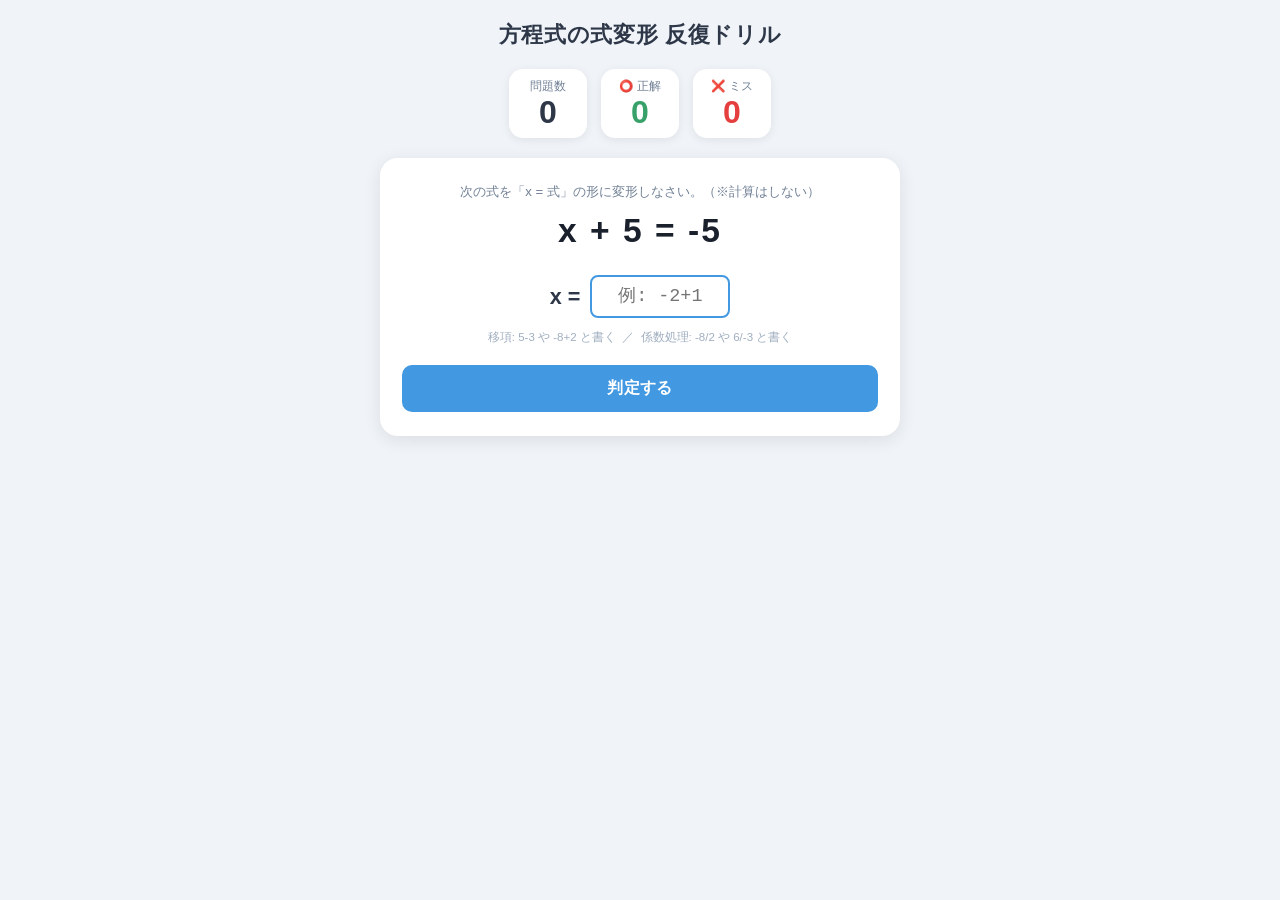
<file: baka/keisan.html>
<!DOCTYPE html>
<html lang="ja">
<head>
<meta charset="UTF-8">
<meta name="viewport" content="width=device-width, initial-scale=1.0">
<title>方程式の式変形 反復ドリル</title>
<style>
* { box-sizing: border-box; margin: 0; padding: 0; }

body {
  font-family: 'Helvetica Neue', Arial, 'Hiragino Kaku Gothic ProN', 'Hiragino Sans', Meiryo, sans-serif;
  background: #f0f4f8;
  color: #1a202c;
  min-height: 100vh;
  padding: 20px 16px 40px;
}

header {
  text-align: center;
  margin-bottom: 20px;
}

header h1 {
  font-size: 1.35rem;
  color: #2d3748;
  font-weight: 800;
  letter-spacing: 0.03em;
}

/* ── Counter board ── */
.counter-board {
  display: flex;
  justify-content: center;
  gap: 14px;
  margin-bottom: 20px;
}

.counter-item {
  position: relative;
  background: #fff;
  border-radius: 14px;
  padding: 10px 18px;
  text-align: center;
  box-shadow: 0 2px 10px rgba(0,0,0,0.08);
  min-width: 78px;
}

.counter-label {
  font-size: 0.72rem;
  color: #718096;
  margin-bottom: 2px;
}

.counter-value {
  font-size: 2rem;
  font-weight: 900;
  line-height: 1;
  display: inline-block;
}

.counter-value.total   { color: #2d3748; }
.counter-value.correct { color: #38a169; }
.counter-value.miss    { color: #e53e3e; }

@keyframes popBounce {
  0%   { transform: scale(1); }
  45%  { transform: scale(1.6); }
  100% { transform: scale(1); }
}

.bounce { animation: popBounce 0.38s ease; }

@keyframes floatUp {
  0%   { opacity: 1; transform: translateX(-50%) translateY(0); }
  100% { opacity: 0; transform: translateX(-50%) translateY(-44px); }
}

.plus-one-float {
  position: absolute;
  top: 0;
  left: 50%;
  transform: translateX(-50%);
  font-size: 1.1rem;
  font-weight: 900;
  pointer-events: none;
  animation: floatUp 0.8s ease forwards;
  white-space: nowrap;
}

/* ── Card ── */
.card {
  background: #fff;
  border-radius: 18px;
  padding: 24px 22px;
  box-shadow: 0 4px 18px rgba(0,0,0,0.09);
  max-width: 520px;
  margin: 0 auto;
}

.instruction {
  font-size: 0.82rem;
  color: #718096;
  text-align: center;
  margin-bottom: 10px;
  line-height: 1.5;
}

.equation-display {
  font-size: 2.1rem;
  font-weight: 800;
  text-align: center;
  margin-bottom: 22px;
  color: #1a202c;
  letter-spacing: 0.06em;
  min-height: 2.6rem;
}

.input-row {
  display: flex;
  align-items: center;
  justify-content: center;
  gap: 10px;
  margin-bottom: 10px;
}

.x-label {
  font-size: 1.35rem;
  font-weight: 700;
  color: #2d3748;
  white-space: nowrap;
}

#answer-input {
  width: 140px;
  font-size: 1.15rem;
  padding: 9px 12px;
  border: 2px solid #cbd5e0;
  border-radius: 8px;
  outline: none;
  text-align: center;
  transition: border-color 0.2s;
  font-family: 'Courier New', Courier, monospace;
}

#answer-input:focus  { border-color: #4299e1; }
#answer-input:disabled { background: #f7fafc; color: #718096; }

.hint-text {
  text-align: center;
  font-size: 0.72rem;
  color: #a0aec0;
  margin-bottom: 18px;
  line-height: 1.6;
}

#submit-btn {
  display: block;
  width: 100%;
  padding: 13px;
  font-size: 1rem;
  font-weight: 700;
  border: none;
  border-radius: 10px;
  cursor: pointer;
  background: #4299e1;
  color: #fff;
  transition: background 0.2s, transform 0.1s;
  letter-spacing: 0.02em;
}

#submit-btn:hover  { background: #3182ce; }
#submit-btn:active { transform: scale(0.97); }
#submit-btn.next-mode       { background: #48bb78; }
#submit-btn.next-mode:hover { background: #38a169; }

/* ── Feedback ── */
.feedback { display: none; margin-top: 22px; }

.feedback.correct,
.feedback.incorrect,
.feedback.calculated-warning { display: block !important; }

.result-badge {
  font-size: 1.35rem;
  font-weight: 900;
  text-align: center;
  padding: 11px 10px;
  border-radius: 10px;
  margin-bottom: 14px;
  line-height: 1.4;
}

.correct-badge  { background: #c6f6d5; color: #276749; }
.warning-badge  { background: #fefcbf; color: #744210; }
.error-badge    { background: #fed7d7; color: #822727; }

.diff-table {
  width: 100%;
  border-collapse: collapse;
  margin-bottom: 14px;
}

.diff-table th {
  text-align: left;
  font-size: 0.76rem;
  color: #718096;
  padding: 5px 8px;
  white-space: nowrap;
  width: 115px;
  vertical-align: middle;
}

.diff-table td {
  padding: 6px 8px;
  font-weight: 700;
  font-size: 1.05rem;
  font-family: 'Courier New', Courier, monospace;
  word-break: break-all;
  vertical-align: middle;
}

.diff-table tr:first-child td {
  border-bottom: 1px solid #e2e8f0;
  padding-bottom: 8px;
}

.diff-table tr:last-child td {
  padding-top: 8px;
}

.char-error {
  color: #dc2626;
  background-color: #fee2e2;
  border: 2px dashed #ef4444;
  padding: 1px 6px;
  border-radius: 4px;
  font-weight: 900;
  display: inline-block;
}

.char-correct {
  color: #16a34a;
  background-color: #dcfce7;
  border: 2px solid #86efac;
  padding: 1px 6px;
  border-radius: 4px;
  font-weight: 900;
  display: inline-block;
}

.rule-box {
  background: #ebf8ff;
  border-left: 4px solid #63b3ed;
  padding: 10px 14px;
  border-radius: 0 8px 8px 0;
  font-size: 0.88rem;
  color: #2a4365;
  line-height: 1.65;
}

/* ── Mobile ── */
@media (max-width: 480px) {
  header h1 { font-size: 1.05rem; }

  .counter-board { gap: 8px; }
  .counter-item  { padding: 8px 10px; min-width: 66px; }
  .counter-value { font-size: 1.55rem; }
  .counter-label { font-size: 0.68rem; }

  .card { padding: 16px 14px; }

  .equation-display { font-size: 1.45rem; }

  #answer-input { width: 125px; font-size: 1rem; }
  .x-label      { font-size: 1.1rem; }

  .result-badge { font-size: 1.1rem; }

  .diff-table th { width: 90px; font-size: 0.7rem; }
  .diff-table td { font-size: 0.95rem; }

  .rule-box { font-size: 0.82rem; }
}
</style>
</head>
<body>

<header>
  <h1>方程式の式変形 反復ドリル</h1>
</header>

<div class="counter-board">
  <div class="counter-item">
    <div class="counter-label">問題数</div>
    <span class="counter-value total" id="cnt-total">0</span>
  </div>
  <div class="counter-item">
    <div class="counter-label">⭕️ 正解</div>
    <span class="counter-value correct" id="cnt-correct">0</span>
  </div>
  <div class="counter-item">
    <div class="counter-label">❌ ミス</div>
    <span class="counter-value miss" id="cnt-miss">0</span>
  </div>
</div>

<div class="card">
  <p class="instruction">次の式を「x = 式」の形に変形しなさい。（※計算はしない）</p>
  <div class="equation-display" id="equation"></div>

  <div class="input-row">
    <span class="x-label">x =</span>
    <input type="text" id="answer-input" placeholder="例: -2+1"
           autocomplete="off" autocorrect="off" autocapitalize="off" spellcheck="false">
  </div>

  <p class="hint-text">
    移項: 5-3 や -8+2 と書く &nbsp;／&nbsp; 係数処理: -8/2 や 6/-3 と書く
  </p>

  <button id="submit-btn">判定する</button>

  <div id="feedback-box" class="feedback">
    <div id="result-badge" class="result-badge"></div>
    <table class="diff-table" id="diff-table">
      <tr>
        <th>あなたの入力</th>
        <td id="user-display"></td>
      </tr>
      <tr>
        <th>書くべき正解</th>
        <td id="expected-display"></td>
      </tr>
    </table>
    <div id="rule-box" class="rule-box"></div>
  </div>
</div>

<script>
// ── State ────────────────────────────────────────────────────────────────────
let totalCount   = 0;
let correctCount = 0;
let missCount    = 0;
let isAnswered   = false;
let currentProblem = null;

// ── Problem generation ────────────────────────────────────────────────────────
function randInt(lo, hi) {
  return Math.floor(Math.random() * (hi - lo + 1)) + lo;
}

function randNonZero() {
  let n;
  do { n = randInt(-9, 9); } while (n === 0);
  return n;
}

// a in [-9,9] \ {0,1}
function randCoeff() {
  let n;
  do { n = randInt(-9, 9); } while (n === 0 || n === 1);
  return n;
}

function generateProblem() {
  if (Math.random() < 0.5) {
    // Pattern A: x ± a = b
    const a = randNonZero();
    const b = randNonZero();
    let displayEq, expected, ruleText;

    if (a > 0) {
      displayEq = `x + ${a} = ${b}`;
      expected  = `${b}-${a}`;
      ruleText  = `左辺の「+${a}」を右辺に移すときは、符号をひっくり返して「−${a}」にします。`;
    } else {
      const absA = Math.abs(a);
      displayEq = `x - ${absA} = ${b}`;
      expected  = `${b}+${absA}`;
      ruleText  = `左辺の「−${absA}」を右辺に移すときは、符号をひっくり返して「+${absA}」にします。`;
    }
    return { displayEq, expected, ruleText };

  } else {
    // Pattern B: ax = b
    const a = randCoeff();
    const b = randNonZero();

    let displayEq;
    if (a === -1)      displayEq = `-x = ${b}`;
    else if (a < 0)    displayEq = `${a}x = ${b}`;
    else               displayEq = `${a}x = ${b}`;

    const expected = `${b}/${a}`;
    const ruleText = `x に掛けてある係数「${a}」で両辺を割るため、右辺は「${b}/${a}」にします。（掛け算・割り算の移動では符号は変えません）`;
    return { displayEq, expected, ruleText };
  }
}

// ── Input processing ──────────────────────────────────────────────────────────
function normalizeString(s) {
  s = s.replace(/[\s　]/g, '');          // remove spaces (including full-width)
  s = s.replace(/^[xX]\s*=\s*/, '');         // strip leading x=
  s = s.replace(/[＋]/g, '+');
  s = s.replace(/[－−ー‐‑‒–—―−]/g, '-');
  s = s.replace(/[÷]/g, '/');
  s = s.replace(/[／]/g, '/');
  s = s.replace(/[０-９]/g, c => String.fromCharCode(c.charCodeAt(0) - 0xFF10 + 0x30));
  return s;
}

function isPureValueInput(s) {
  return !s.includes('+') && !s.includes('/') && /^-?\d+(\.\d+)?$/.test(s);
}

// 分数・加減式を有理数 {n, d} に解析する
function evalSimpleExpr(s) {
  const si = s.lastIndexOf('/');
  if (si > 0) {
    const n = parseInt(s.slice(0, si), 10), d = parseInt(s.slice(si + 1), 10);
    if (!isNaN(n) && !isNaN(d) && d !== 0) return { n, d };
    return null;
  }
  for (let i = 1; i < s.length; i++) {
    if (s[i] === '+') {
      const a = parseInt(s.slice(0, i), 10), b = parseInt(s.slice(i + 1), 10);
      if (!isNaN(a) && !isNaN(b)) return { n: a + b, d: 1 };
    }
    if (s[i] === '-') {
      const a = parseInt(s.slice(0, i), 10), b = parseInt(s.slice(i + 1), 10);
      if (!isNaN(a) && !isNaN(b)) return { n: a - b, d: 1 };
    }
  }
  const n = parseInt(s, 10);
  return isNaN(n) ? null : { n, d: 1 };
}

// 文字列は違うが値が等しい（例: "-8/3" と "8/-3"）かを判定
function isMathEquivalent(userVal, expectedVal) {
  const u = evalSimpleExpr(userVal), e = evalSimpleExpr(expectedVal);
  return !!(u && e && u.n * e.d === u.d * e.n);
}

function escHtml(s) {
  return s.replace(/&/g, '&amp;').replace(/</g, '&lt;').replace(/>/g, '&gt;');
}

// ── Diff visual ───────────────────────────────────────────────────────────────
function buildDiffVisual(userStr, expectedStr) {
  const maxLen = Math.max(userStr.length, expectedStr.length);
  let userHtml = '', expHtml = '';

  for (let i = 0; i < maxLen; i++) {
    const uc = i < userStr.length   ? userStr[i]     : null;
    const ec = i < expectedStr.length ? expectedStr[i] : null;

    if (uc === ec) {
      if (uc !== null) userHtml += escHtml(uc);
      if (ec !== null) expHtml  += escHtml(ec);
    } else {
      if (uc !== null) userHtml += `<span class="char-error">${escHtml(uc)}</span>`;
      if (ec !== null) expHtml  += `<span class="char-correct">${escHtml(ec)}</span>`;
    }
  }
  return { userHtml, expHtml };
}

// ── Sound ─────────────────────────────────────────────────────────────────────
function playTone(freqs, type, vol) {
  try {
    const ctx = new (window.AudioContext || window.webkitAudioContext)();
    freqs.forEach((freq, i) => {
      const osc  = ctx.createOscillator();
      const gain = ctx.createGain();
      osc.connect(gain);
      gain.connect(ctx.destination);
      osc.type = type;
      osc.frequency.value = freq;
      const t = ctx.currentTime + i * 0.18;
      gain.gain.setValueAtTime(vol, t);
      gain.gain.exponentialRampToValueAtTime(0.001, t + 0.28);
      osc.start(t);
      osc.stop(t + 0.3);
    });
  } catch (e) {}
}

const playCorrectSound   = () => playTone([659, 880], 'sine',     0.28);
const playIncorrectSound = () => playTone([140, 110], 'sawtooth', 0.25);

// ── Counter animation ─────────────────────────────────────────────────────────
function animateCounter(elId, floatText, floatColor) {
  const el = document.getElementById(elId);
  el.classList.remove('bounce');
  void el.offsetWidth; // force reflow
  el.classList.add('bounce');
  el.addEventListener('animationend', () => el.classList.remove('bounce'), { once: true });

  const floater = document.createElement('span');
  floater.className = 'plus-one-float';
  floater.textContent = floatText;
  floater.style.color = floatColor;
  el.closest('.counter-item').appendChild(floater);
  setTimeout(() => floater.remove(), 820);
}

// ── Load new problem ──────────────────────────────────────────────────────────
function loadNewProblem() {
  currentProblem = generateProblem();
  document.getElementById('equation').textContent = currentProblem.displayEq;

  const input = document.getElementById('answer-input');
  input.value    = '';
  input.disabled = false;

  const fb = document.getElementById('feedback-box');
  fb.className = 'feedback';

  const btn = document.getElementById('submit-btn');
  btn.textContent = '判定する';
  btn.className   = '';

  isAnswered = false;
  input.focus();
}

// ── Submit handler ────────────────────────────────────────────────────────────
function handleSubmit() {
  if (isAnswered) { loadNewProblem(); return; }

  const raw  = document.getElementById('answer-input').value.trim();
  if (!raw) return;

  const userVal     = normalizeString(raw);
  const expectedVal = currentProblem.expected;
  const isPure      = isPureValueInput(userVal);
  const isCorrect   = !isPure && userVal === expectedVal;
  const isSameValue = !isPure && !isCorrect && isMathEquivalent(userVal, expectedVal);

  // Increment total
  totalCount++;
  document.getElementById('cnt-total').textContent = totalCount;
  animateCounter('cnt-total', '+1', '#4a5568');

  // Disable input, switch button
  const input = document.getElementById('answer-input');
  input.disabled = true;
  const btn = document.getElementById('submit-btn');
  btn.textContent = '次の問題へ（Enter）';
  btn.className   = 'next-mode';
  isAnswered = true;

  const fb           = document.getElementById('feedback-box');
  const badge        = document.getElementById('result-badge');
  const userDisp     = document.getElementById('user-display');
  const expDisp      = document.getElementById('expected-display');
  const ruleBox      = document.getElementById('rule-box');

  ruleBox.textContent = currentProblem.ruleText;

  if (isCorrect) {
    // ── Case 1: Correct ───────────────────────────────────────────────
    correctCount++;
    document.getElementById('cnt-correct').textContent = correctCount;
    animateCounter('cnt-correct', '+1', '#38a169');
    playCorrectSound();

    fb.className = 'feedback correct';
    badge.className = 'result-badge correct-badge';
    badge.textContent = '⭕️ 大正解！';

    userDisp.innerHTML = `x = ${escHtml(raw)}`;
    expDisp.innerHTML  = `x = <span class="char-correct">${escHtml(expectedVal)}</span>`;

  } else if (isPure || isSameValue) {
    // ── Case 2: Calculated-value or equivalent-but-wrong-form warning ─
    missCount++;
    document.getElementById('cnt-miss').textContent = missCount;
    animateCounter('cnt-miss', '+1', '#e53e3e');
    playIncorrectSound();

    fb.className = 'feedback calculated-warning';
    badge.className = 'result-badge warning-badge';
    badge.textContent = '⚠️ 不正解（計算後の値ではなく式を書く）';

    userDisp.innerHTML = isPure
      ? `x = ${escHtml(raw)}（計算後の答え）`
      : `x = ${escHtml(raw)}（書き方が違います）`;
    expDisp.innerHTML  = `x = <span class="char-correct">${escHtml(expectedVal)}</span>`;

  } else {
    // ── Case 3: Wrong expression ──────────────────────────────────────
    missCount++;
    document.getElementById('cnt-miss').textContent = missCount;
    animateCounter('cnt-miss', '+1', '#e53e3e');
    playIncorrectSound();

    fb.className = 'feedback incorrect';
    badge.className = 'result-badge error-badge';
    badge.textContent = '❌ 不正解（間違っています）';

    const { userHtml, expHtml } = buildDiffVisual(userVal, expectedVal);
    userDisp.innerHTML = `x = ${userHtml}`;
    expDisp.innerHTML  = `x = ${expHtml}`;
  }
}

// ── Event listeners ───────────────────────────────────────────────────────────
document.getElementById('submit-btn').addEventListener('click', handleSubmit);

document.getElementById('answer-input').addEventListener('keydown', e => {
  if (e.key === 'Enter') { e.preventDefault(); handleSubmit(); }
});

document.addEventListener('keydown', e => {
  if (e.key === 'Enter' && isAnswered &&
      document.activeElement !== document.getElementById('answer-input')) {
    handleSubmit();
  }
});

// ── Init ──────────────────────────────────────────────────────────────────────
loadNewProblem();
</script>
</body>
</html>
</file>
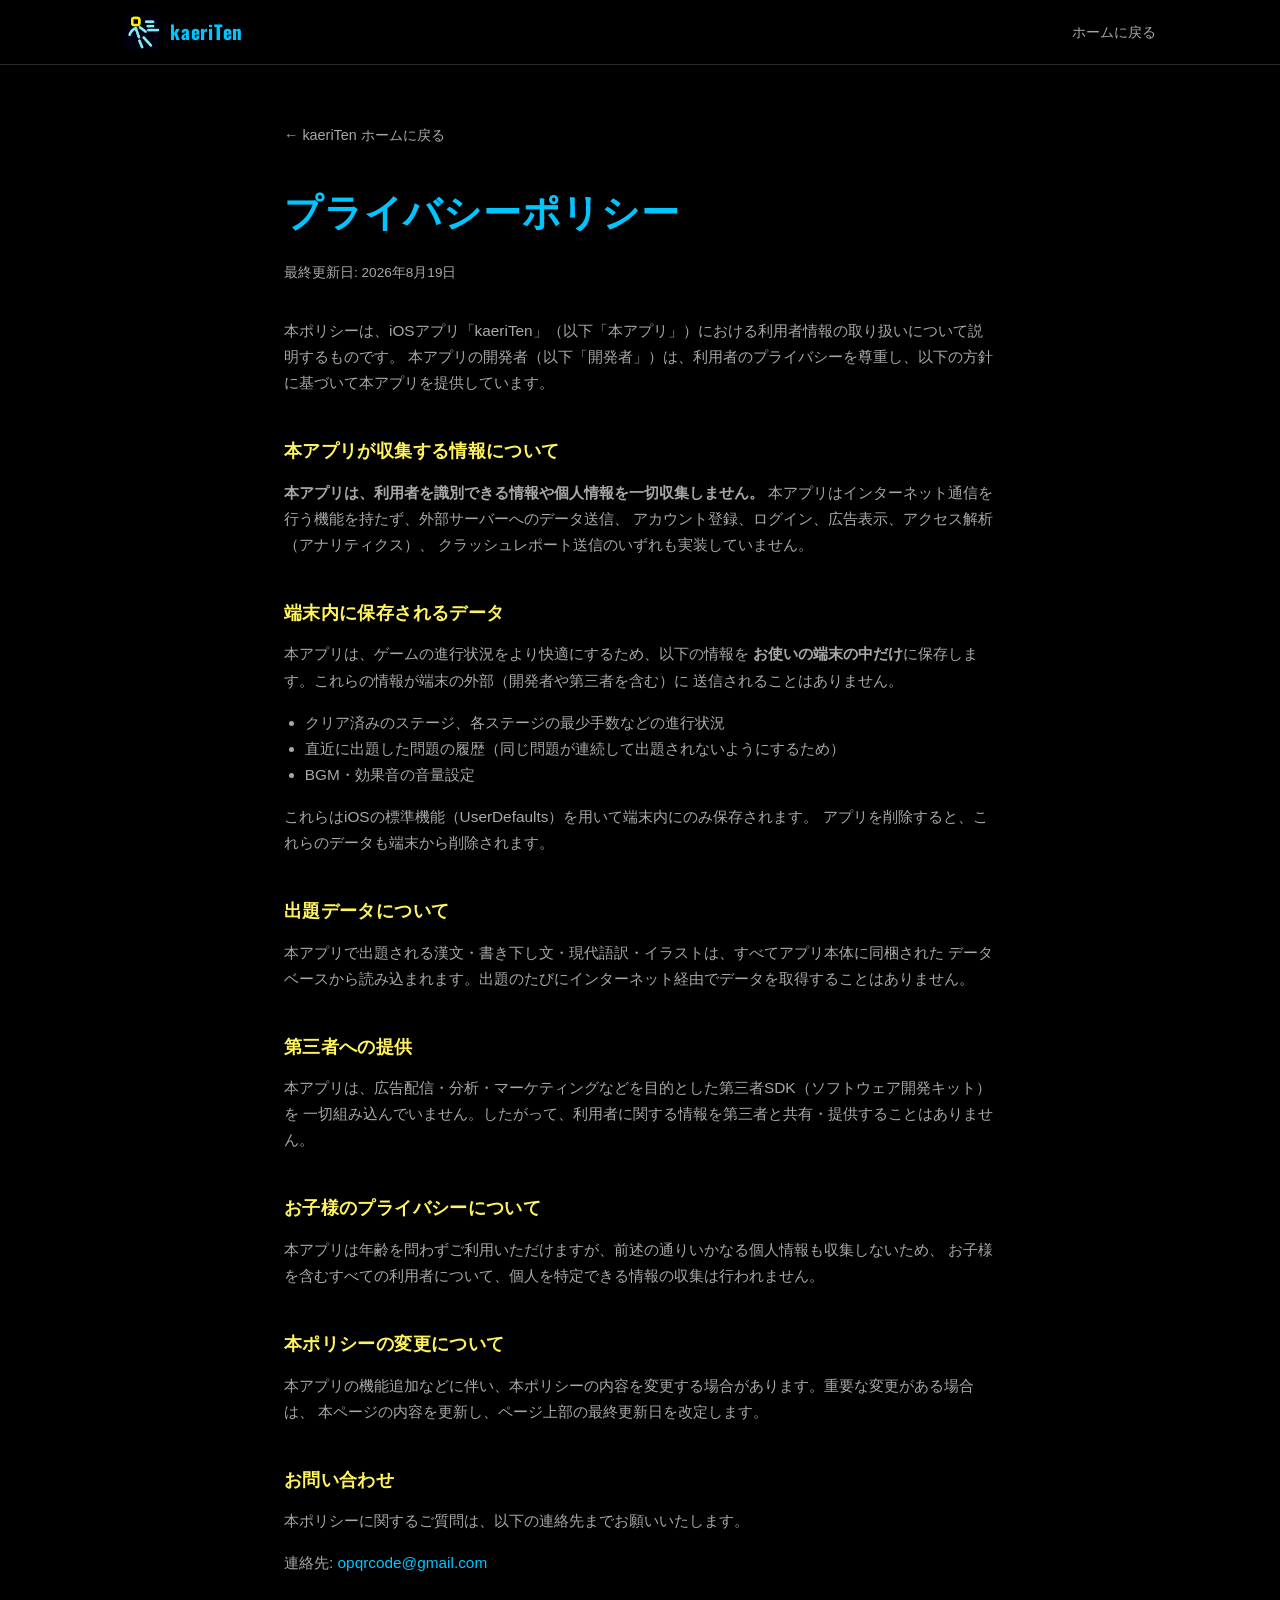
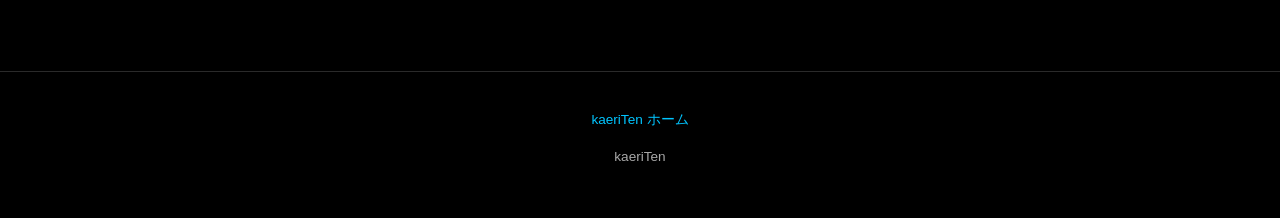
<file: kaeriten/privacy.html>
<!DOCTYPE html>
<html lang="ja">
<head>
<meta charset="UTF-8">
<meta name="viewport" content="width=device-width, initial-scale=1.0">
<title>プライバシーポリシー ― kaeriTen</title>
<meta name="description" content="kaeriTen（かえりてん）アプリのプライバシーポリシー。個人情報や利用データの外部送信は一切行いません。">
<link rel="icon" href="assets/icon.png">
<link href="https://fonts.googleapis.com/css2?family=Oswald:wght@500;700&display=swap" rel="stylesheet">
<link rel="stylesheet" href="assets/style.css">
</head>
<body>

<header class="site-header">
  <div class="wrap">
    <a class="brand" href="index.html" style="color: var(--cyan); text-decoration: none;">
      <img src="assets/icon.png" alt="">
      kaeriTen
    </a>
    <nav class="site-nav">
      <a href="index.html">ホームに戻る</a>
    </nav>
  </div>
</header>

<main class="legal">
  <div class="wrap">
    <a class="back-link" href="index.html">← kaeriTen ホームに戻る</a>
    <h1>プライバシーポリシー</h1>
    <p class="updated">最終更新日: 2026年8月19日</p>

    <p>
      本ポリシーは、iOSアプリ「kaeriTen」（以下「本アプリ」）における利用者情報の取り扱いについて説明するものです。
      本アプリの開発者（以下「開発者」）は、利用者のプライバシーを尊重し、以下の方針に基づいて本アプリを提供しています。
    </p>

    <h2>本アプリが収集する情報について</h2>
    <p>
      <strong>本アプリは、利用者を識別できる情報や個人情報を一切収集しません。</strong>
      本アプリはインターネット通信を行う機能を持たず、外部サーバーへのデータ送信、
      アカウント登録、ログイン、広告表示、アクセス解析（アナリティクス）、
      クラッシュレポート送信のいずれも実装していません。
    </p>

    <h2>端末内に保存されるデータ</h2>
    <p>
      本アプリは、ゲームの進行状況をより快適にするため、以下の情報を
      <strong>お使いの端末の中だけ</strong>に保存します。これらの情報が端末の外部（開発者や第三者を含む）に
      送信されることはありません。
    </p>
    <ul>
      <li>クリア済みのステージ、各ステージの最少手数などの進行状況</li>
      <li>直近に出題した問題の履歴（同じ問題が連続して出題されないようにするため）</li>
      <li>BGM・効果音の音量設定</li>
    </ul>
    <p>
      これらはiOSの標準機能（UserDefaults）を用いて端末内にのみ保存されます。
      アプリを削除すると、これらのデータも端末から削除されます。
    </p>

    <h2>出題データについて</h2>
    <p>
      本アプリで出題される漢文・書き下し文・現代語訳・イラストは、すべてアプリ本体に同梱された
      データベースから読み込まれます。出題のたびにインターネット経由でデータを取得することはありません。
    </p>

    <h2>第三者への提供</h2>
    <p>
      本アプリは、広告配信・分析・マーケティングなどを目的とした第三者SDK（ソフトウェア開発キット）を
      一切組み込んでいません。したがって、利用者に関する情報を第三者と共有・提供することはありません。
    </p>

    <h2>お子様のプライバシーについて</h2>
    <p>
      本アプリは年齢を問わずご利用いただけますが、前述の通りいかなる個人情報も収集しないため、
      お子様を含むすべての利用者について、個人を特定できる情報の収集は行われません。
    </p>

    <h2>本ポリシーの変更について</h2>
    <p>
      本アプリの機能追加などに伴い、本ポリシーの内容を変更する場合があります。重要な変更がある場合は、
      本ページの内容を更新し、ページ上部の最終更新日を改定します。
    </p>

    <h2>お問い合わせ</h2>
    <p>
      本ポリシーに関するご質問は、以下の連絡先までお願いいたします。
    </p>
    <p>
      <!-- TODO: 公開前に実際の問い合わせ先メールアドレスに置き換えてください -->
      連絡先: <a href="mailto:Ropqrcode@gmai.com">opqrcode@gmail.com</a>
    </p>
  </div>
</main>

<footer class="site-footer">
  <div class="wrap">
    <div class="links">
      <a href="index.html">kaeriTen ホーム</a>
    </div>
    <p>kaeriTen</p>
  </div>
</footer>

</body>
</html>
</file>
<file: app/style.css>
/* ==========================================================================
   ARTIE Bowling & Dining PoC Web App - Modern Design System
   ========================================================================== */

:root {
  --font-main: 'Noto Sans JP', sans-serif;
  --font-display: 'Montserrat', sans-serif;
  --font-code: 'Outfit', sans-serif;

  /* Colors */
  --bg-dark: #0f172a;
  --bg-card: #1e293b;
  --bg-card-subtle: #24344d;
  --border-color: #334155;
  --border-light: #475569;

  --text-primary: #f8fafc;
  --text-secondary: #94a3b8;
  --text-muted: #64748b;

  --accent-gold: #f59e0b;
  --accent-gold-light: #fbbf24;
  --accent-blue: #38bdf8;
  --accent-cyan: #06b6d4;
  --accent-green: #10b981;
  --accent-red: #ef4444;
  --accent-purple: #8b5cf6;

  /* Tablet UI Colors (Bolo Theme) */
  --tablet-bg: #f8fafc;
  --tablet-surface: #ffffff;
  --tablet-border: #e2e8f0;
  --tablet-text: #0f172a;
  --tablet-text-subtle: #64748b;
  --tablet-primary: #e11d48; /* Bolo Warm Italian Red */
  --tablet-primary-light: #ffe4e6;
  --tablet-secondary: #0284c7;

  /* Layout & Geometry */
  --radius-sm: 6px;
  --radius-md: 10px;
  --radius-lg: 16px;
  --radius-xl: 24px;
  --shadow-subtle: 0 4px 6px -1px rgba(0, 0, 0, 0.1), 0 2px 4px -2px rgba(0, 0, 0, 0.1);
  --shadow-card: 0 10px 15px -3px rgba(0, 0, 0, 0.3), 0 4px 6px -4px rgba(0, 0, 0, 0.2);
  --shadow-glow: 0 0 20px rgba(56, 189, 248, 0.15);
}

* {
  box-sizing: border-box;
  margin: 0;
  padding: 0;
}

body {
  font-family: var(--font-main);
  background-color: var(--bg-dark);
  color: var(--text-primary);
  line-height: 1.5;
  -webkit-font-smoothing: antialiased;
  min-height: 100vh;
  padding: 16px;
}

.app-container {
  max-width: 1440px;
  margin: 0 auto;
  display: flex;
  flex-direction: column;
  gap: 20px;
}

/* Header */
.app-header {
  display: flex;
  justify-content: space-between;
  align-items: center;
  padding: 12px 20px;
  background: var(--bg-card);
  border: 1px solid var(--border-color);
  border-radius: var(--radius-lg);
  box-shadow: var(--shadow-card);
}

.header-left {
  display: flex;
  align-items: center;
  gap: 12px;
}

.brand-badge {
  background: linear-gradient(135deg, #e11d48, #be123c);
  color: #fff;
  font-family: var(--font-code);
  font-weight: 800;
  font-size: 0.8rem;
  letter-spacing: 1px;
  padding: 4px 10px;
  border-radius: var(--radius-sm);
}

.app-header h1 {
  font-size: 1.15rem;
  font-weight: 700;
  color: var(--text-primary);
}

.app-header h1 span {
  color: var(--accent-blue);
  font-weight: 500;
  font-size: 0.95rem;
  margin-left: 8px;
}

.system-status {
  font-size: 0.8rem;
  color: var(--accent-green);
  display: flex;
  align-items: center;
  gap: 6px;
  background: rgba(16, 185, 129, 0.1);
  padding: 4px 10px;
  border-radius: 9999px;
  border: 1px solid rgba(16, 185, 129, 0.2);
}

.status-dot {
  width: 8px;
  height: 8px;
  border-radius: 50%;
  background: var(--accent-green);
  box-shadow: 0 0 8px var(--accent-green);
  animation: pulse 2s infinite;
}

@keyframes pulse {
  0%, 100% { opacity: 1; }
  50% { opacity: 0.4; }
}

/* Card base */
.card {
  background: var(--bg-card);
  border: 1px solid var(--border-color);
  border-radius: var(--radius-lg);
  padding: 16px 20px;
  box-shadow: var(--shadow-card);
}

/* Upper Section: Bowling Simulation */
.bowling-sim-section {
  display: flex;
  flex-direction: column;
  gap: 16px;
}

/* Preset Control Bar */
.control-bar {
  display: flex;
  flex-direction: column;
  gap: 14px;
  background: linear-gradient(180deg, #1e293b 0%, #172234 100%);
}

.control-label {
  font-size: 0.8rem;
  font-weight: 700;
  color: var(--accent-blue);
  text-transform: uppercase;
  letter-spacing: 0.5px;
  margin-bottom: 6px;
  display: block;
}

.preset-buttons {
  display: grid;
  grid-template-columns: repeat(auto-fit, minmax(220px, 1fr));
  gap: 10px;
}

.preset-btn {
  display: flex;
  align-items: center;
  gap: 12px;
  padding: 10px 14px;
  background: var(--bg-card-subtle);
  border: 1px solid var(--border-color);
  border-radius: var(--radius-md);
  color: var(--text-primary);
  cursor: pointer;
  text-align: left;
  transition: all 0.2s ease;
}

.preset-btn:hover {
  border-color: var(--accent-blue);
  background: #2b3d5b;
}

.preset-btn.active {
  background: rgba(56, 189, 248, 0.12);
  border-color: var(--accent-blue);
  box-shadow: 0 0 12px rgba(56, 189, 248, 0.2);
}

.preset-icon {
  font-size: 1.5rem;
  line-height: 1;
}

.preset-info strong {
  display: block;
  font-size: 0.9rem;
  color: var(--text-primary);
}

.preset-info small {
  font-size: 0.75rem;
  color: var(--text-secondary);
}

.control-sub-row {
  display: flex;
  flex-wrap: wrap;
  gap: 16px;
  align-items: center;
  padding-top: 10px;
  border-top: 1px solid var(--border-color);
}

.sub-control-item {
  display: flex;
  align-items: center;
  gap: 8px;
}

.sub-control-item label {
  font-size: 0.8rem;
  color: var(--text-secondary);
  font-weight: 500;
}

.sub-control-item input,
.sub-control-item select {
  background: var(--bg-dark);
  border: 1px solid var(--border-color);
  color: var(--text-primary);
  padding: 6px 12px;
  border-radius: var(--radius-sm);
  font-size: 0.85rem;
  outline: none;
  font-family: inherit;
}

.sub-control-item input:focus,
.sub-control-item select:focus {
  border-color: var(--accent-blue);
}

.player-count-toggle {
  display: flex;
  background: var(--bg-dark);
  padding: 2px;
  border-radius: var(--radius-sm);
  border: 1px solid var(--border-color);
}

.count-btn {
  background: transparent;
  border: none;
  color: var(--text-secondary);
  font-size: 0.8rem;
  padding: 4px 10px;
  border-radius: 4px;
  cursor: pointer;
  transition: all 0.15s ease;
}

.count-btn.active {
  background: var(--accent-blue);
  color: var(--bg-dark);
  font-weight: 700;
}

.lane-badge {
  background: #334155;
  color: var(--accent-gold-light);
  font-family: var(--font-code);
  font-weight: 800;
  font-size: 0.85rem;
  padding: 4px 10px;
  border-radius: var(--radius-sm);
  border: 1px solid #475569;
}

/* Scoreboard & Monitor Grid */
.scoreboard-grid {
  display: grid;
  grid-template-columns: 1fr 340px;
  gap: 16px;
}

@media (max-width: 1024px) {
  .scoreboard-grid {
    grid-template-columns: 1fr;
  }
}

.section-title-row {
  display: flex;
  justify-content: space-between;
  align-items: center;
  margin-bottom: 12px;
}

.section-title-row h2 {
  font-size: 1rem;
  font-weight: 700;
}

.section-title-row .sub-text {
  color: var(--accent-gold);
  font-size: 0.85rem;
}

.game-info {
  font-size: 0.75rem;
  color: var(--accent-cyan);
  background: rgba(6, 182, 212, 0.1);
  padding: 3px 8px;
  border-radius: var(--radius-sm);
  border: 1px solid rgba(6, 182, 212, 0.2);
}

/* Bowling Score Table */
.table-responsive {
  overflow-x: auto;
}

.bowling-table {
  width: 100%;
  border-collapse: collapse;
  font-family: var(--font-code);
  font-size: 0.85rem;
}

.bowling-table th,
.bowling-table td {
  border: 1px solid var(--border-color);
  text-align: center;
  padding: 4px;
}

.bowling-table th {
  background: #182234;
  color: var(--text-secondary);
  font-size: 0.75rem;
  font-weight: 600;
}

.col-player {
  width: 130px;
  text-align: left !important;
  padding-left: 10px !important;
}

.col-total {
  width: 70px;
  background: rgba(245, 158, 11, 0.1);
  color: var(--accent-gold-light);
  font-weight: 800;
  font-size: 0.95rem;
}

.frame-cell {
  width: 54px;
  height: 48px;
  vertical-align: top;
  padding: 0 !important;
  cursor: pointer;
  transition: background 0.15s ease, box-shadow 0.15s ease;
}

.frame-cell:hover {
  background: rgba(56, 189, 248, 0.08);
}

.frame-cell.active-frame {
  background: rgba(56, 189, 248, 0.15) !important;
  box-shadow: inset 0 0 0 2px #38bdf8;
}

.frame-box {
  display: flex;
  flex-direction: column;
  height: 100%;
}

.frame-shots {
  display: flex;
  height: 22px;
  border-bottom: 1px solid var(--border-color);
}

.shot {
  flex: 1;
  display: flex;
  align-items: center;
  justify-content: center;
  font-weight: 700;
  position: relative;
}

.shot:first-child {
  border-right: 1px solid var(--border-color);
}

.shot.strike {
  background: rgba(239, 68, 68, 0.2);
  color: #f87171;
}

.shot.spare {
  background: rgba(56, 189, 248, 0.2);
  color: #38bdf8;
}

.shot.gutter {
  color: var(--text-muted);
}

.shot.active-shot {
  background: rgba(251, 191, 36, 0.35) !important;
  color: #fbbf24 !important;
  animation: pulseActive 1.2s infinite ease-in-out;
}

@keyframes pulseActive {
  0%, 100% {
    box-shadow: inset 0 0 0 1px #fbbf24;
  }
  50% {
    box-shadow: inset 0 0 8px rgba(251, 191, 36, 0.8), inset 0 0 0 2px #fbbf24;
  }
}

.frame-total {
  height: 26px;
  display: flex;
  align-items: center;
  justify-content: center;
  font-weight: 800;
  color: #fff;
  font-size: 0.9rem;
}

.player-name-cell {
  text-align: left !important;
  padding: 8px 10px !important;
  transition: all 0.15s ease;
}

.player-name-cell.active-player-cell {
  border-left: 3px solid #38bdf8 !important;
  background: rgba(56, 189, 248, 0.1) !important;
}

.player-name-cell .p-name {
  font-weight: 700;
  color: var(--text-primary);
  display: block;
}

.player-name-cell .p-tag {
  font-size: 0.7rem;
  color: var(--text-muted);
}

/* Interactive Pinfall Input Keypad */
.pin-input-panel {
  margin-top: 12px;
  background: #0f172a;
  border: 1px solid rgba(56, 189, 248, 0.3);
  border-radius: var(--radius-md);
  padding: 10px 12px;
  box-shadow: 0 4px 6px -1px rgba(0, 0, 0, 0.3);
}

.pin-input-header {
  display: flex;
  justify-content: space-between;
  align-items: center;
  margin-bottom: 8px;
}

.current-turn-indicator {
  display: flex;
  align-items: center;
  gap: 8px;
  font-size: 0.8rem;
}

.turn-dot {
  width: 8px;
  height: 8px;
  background: #10b981;
  border-radius: 50%;
  box-shadow: 0 0 8px #10b981;
  animation: blinkDot 1s infinite alternate;
}

@keyframes blinkDot {
  from { opacity: 0.4; }
  to { opacity: 1; }
}

.turn-label {
  color: var(--text-muted);
  font-weight: 600;
}

.turn-player {
  color: #38bdf8;
  font-weight: 800;
}

.turn-frame {
  background: rgba(56, 189, 248, 0.15);
  color: #7dd3fc;
  padding: 2px 8px;
  border-radius: 4px;
  font-size: 0.72rem;
  font-weight: 700;
  border: 1px solid rgba(56, 189, 248, 0.3);
}

.pin-quick-actions {
  display: flex;
  gap: 6px;
}

.pin-mini-btn {
  background: #1e293b;
  color: #cbd5e1;
  border: 1px solid var(--border-color);
  border-radius: 4px;
  padding: 4px 10px;
  font-size: 0.72rem;
  font-weight: 600;
  cursor: pointer;
  transition: all 0.15s;
}

.pin-mini-btn:hover {
  background: #334155;
  color: #fff;
  border-color: #64748b;
}

.pin-buttons-grid {
  display: grid;
  grid-template-columns: repeat(11, 1fr);
  gap: 4px;
}

@media (max-width: 768px) {
  .pin-buttons-grid {
    grid-template-columns: repeat(6, 1fr);
  }
}

.pin-btn {
  background: #1e293b;
  color: #f8fafc;
  border: 1px solid #334155;
  border-radius: 6px;
  padding: 8px 4px;
  font-size: 0.88rem;
  font-weight: 800;
  font-family: var(--font-code);
  cursor: pointer;
  display: flex;
  flex-direction: column;
  align-items: center;
  justify-content: center;
  gap: 2px;
  transition: all 0.12s ease;
}

.pin-btn:hover:not(:disabled) {
  background: #3b82f6;
  color: #fff;
  border-color: #60a5fa;
  transform: translateY(-2px);
  box-shadow: 0 4px 10px rgba(59, 130, 246, 0.4);
}

.pin-btn:disabled {
  opacity: 0.25;
  cursor: not-allowed;
  background: #0f172a;
  border-color: #1e293b;
}

.pin-btn.pin-strike-btn {
  background: rgba(239, 68, 68, 0.2);
  border-color: rgba(239, 68, 68, 0.5);
  color: #f87171;
}

.pin-btn.pin-strike-btn:hover:not(:disabled) {
  background: #ef4444;
  color: #fff;
  border-color: #f87171;
  box-shadow: 0 4px 10px rgba(239, 68, 68, 0.4);
}

.pin-btn.pin-spare-btn {
  background: rgba(56, 189, 248, 0.2);
  border-color: rgba(56, 189, 248, 0.5);
  color: #38bdf8;
}

.pin-btn.pin-spare-btn:hover:not(:disabled) {
  background: #0ea5e9;
  color: #fff;
  border-color: #38bdf8;
  box-shadow: 0 4px 10px rgba(14, 165, 233, 0.4);
}

.pin-btn.pin-gutter-btn {
  background: rgba(148, 163, 184, 0.1);
  color: #94a3b8;
}

.pin-btn .pin-sub {
  font-size: 0.6rem;
  font-weight: 600;
  opacity: 0.85;
}

/* Simulation Action Triggers Bar */
.sim-actions-panel {
  margin-top: 14px;
  padding-top: 12px;
  border-top: 1px solid var(--border-color);
  display: flex;
  flex-direction: column;
  gap: 8px;
}

.sim-actions-header {
  display: flex;
  justify-content: space-between;
  align-items: center;
  width: 100%;
}

.sim-actions-label {
  font-size: 0.75rem;
  font-weight: 700;
  color: var(--accent-gold);
}

.sim-actions-tag {
  font-size: 0.7rem;
  font-weight: 700;
  color: var(--accent-cyan);
  background: rgba(6, 182, 212, 0.12);
  padding: 2px 8px;
  border-radius: 4px;
  border: 1px solid rgba(6, 182, 212, 0.25);
  font-family: var(--font-code);
}

.action-buttons-group {
  display: flex;
  flex-wrap: wrap;
  gap: 6px;
  width: 100%;
}

.action-btn {
  padding: 6px 12px;
  border-radius: var(--radius-sm);
  font-size: 0.78rem;
  font-weight: 700;
  cursor: pointer;
  border: 1px solid transparent;
  transition: all 0.15s ease;
  display: inline-flex;
  align-items: center;
  gap: 4px;
}

.action-btn:hover {
  transform: translateY(-1px);
  filter: brightness(1.1);
}

.btn-strike {
  background: #dc2626;
  color: #fff;
}

.btn-turkey {
  background: linear-gradient(135deg, #ea580c, #dc2626);
  color: #fff;
  box-shadow: 0 0 10px rgba(234, 88, 12, 0.4);
}

.btn-gutter {
  background: #475569;
  color: #cbd5e1;
}

.btn-date {
  background: #0284c7;
  color: #fff;
}

.btn-zoro {
  background: #7c3aed;
  color: #fff;
}

.btn-just {
  background: #059669;
  color: #fff;
}

.btn-birthday {
  background: #db2777;
  color: #fff;
}

.btn-gameover {
  background: #d97706;
  color: #fff;
}

.btn-reset {
  background: transparent;
  border-color: var(--border-light);
  color: var(--text-secondary);
}

/* Overhead Monitor Mini Display */
.overhead-monitor-container {
  display: flex;
  flex-direction: column;
  align-items: center;
  justify-content: space-between;
  padding: 16px;
  background: #111827;
}

.monitor-frame {
  width: 100%;
  background: #000;
  border: 4px solid #374151;
  border-radius: var(--radius-md);
  padding: 6px;
  box-shadow: inset 0 0 20px rgba(0, 0, 0, 0.8), 0 8px 16px rgba(0, 0, 0, 0.4);
}

.monitor-screen {
  background: radial-gradient(circle at center, #1e293b 0%, #090d16 100%);
  border-radius: 4px;
  padding: 12px;
  min-height: 200px;
  display: flex;
  flex-direction: column;
  justify-content: space-between;
  border: 1px solid #1f2937;
  position: relative;
  overflow: hidden;
}

.monitor-header {
  display: flex;
  justify-content: space-between;
  font-family: var(--font-code);
  font-size: 0.75rem;
  font-weight: 800;
  color: var(--accent-cyan);
}

.monitor-main-display {
  text-align: center;
  padding: 16px 0;
  transition: all 0.3s ease;
}

.monitor-anim-icon {
  font-size: 2.6rem;
  margin-bottom: 6px;
  animation: bounce 1.5s infinite;
}

@keyframes bounce {
  0%, 100% { transform: translateY(0); }
  50% { transform: translateY(-6px); }
}

.monitor-banner-title {
  font-family: var(--font-display);
  font-size: 1.15rem;
  font-weight: 900;
  color: #fbbf24;
  letter-spacing: 1px;
  text-shadow: 0 0 10px rgba(251, 191, 36, 0.5);
}

.monitor-banner-sub {
  font-size: 0.8rem;
  color: #e2e8f0;
  margin-top: 4px;
}

.monitor-footer {
  background: rgba(15, 23, 42, 0.95);
  border: 1px dashed #f59e0b;
  border-radius: 6px;
  padding: 8px 10px;
  display: flex;
  justify-content: space-between;
  align-items: center;
  font-size: 0.75rem;
  gap: 8px;
}

.monitor-footer-left {
  display: flex;
  flex-direction: column;
}

.voucher-mini-badge {
  color: #38bdf8;
  font-weight: 700;
  font-size: 0.78rem;
}

.voucher-mini-sub {
  color: #94a3b8;
  font-size: 0.68rem;
}

.monitor-qr-group {
  display: flex;
  flex-direction: column;
  align-items: center;
  background: #ffffff;
  padding: 4px;
  border-radius: 4px;
}

.monitor-qr-canvas {
  width: 44px;
  height: 44px;
  display: flex;
  align-items: center;
  justify-content: center;
}

.monitor-qr-canvas canvas,
.monitor-qr-canvas img {
  width: 44px !important;
  height: 44px !important;
  display: block;
}

.voucher-mini-code {
  color: #0f172a;
  font-family: var(--font-code);
  font-size: 0.72rem;
  font-weight: 800;
  letter-spacing: 0.5px;
  margin-top: 2px;
}

.monitor-caption {
  font-size: 0.75rem;
  color: var(--text-muted);
  margin-top: 8px;
}

/* ==========================================================================
   Lower Section: Tablet Screen (Left) + Strategy Rationale (Right)
   ========================================================================== */
.tablet-and-rationale-section {
  display: grid;
  grid-template-columns: 1.15fr 0.85fr;
  gap: 20px;
}

@media (max-width: 1100px) {
  .tablet-and-rationale-section {
    grid-template-columns: 1fr;
  }
}

/* Tablet Outer Hardware Frame */
.tablet-column {
  display: flex;
  flex-direction: column;
  align-items: center;
}

.tablet-device-frame {
  width: 100%;
  background: #1e293b;
  border: 8px solid #334155;
  border-radius: 28px;
  padding: 10px;
  box-shadow: 0 20px 35px -10px rgba(0, 0, 0, 0.6), inset 0 0 10px rgba(0, 0, 0, 0.5);
  position: relative;
}

.tablet-camera-notch {
  width: 6px;
  height: 6px;
  background: #475569;
  border-radius: 50%;
  position: absolute;
  top: 5px;
  left: 50%;
  transform: translateX(-50%);
}

.tablet-screen {
  background: var(--tablet-bg);
  color: var(--tablet-text);
  border-radius: 18px;
  overflow: hidden;
  display: flex;
  flex-direction: column;
  min-height: 580px;
  position: relative;
}

.device-caption {
  font-size: 0.75rem;
  color: var(--text-muted);
  margin-top: 8px;
}

/* Tablet Internal UI */
.tablet-status-bar {
  display: flex;
  justify-content: space-between;
  align-items: center;
  padding: 4px 16px;
  background: #e2e8f0;
  font-size: 0.72rem;
  color: #475569;
  font-family: var(--font-code);
  font-weight: 600;
}

.tablet-app-header {
  display: flex;
  justify-content: space-between;
  align-items: center;
  padding: 10px 16px;
  background: #fff;
  border-bottom: 1px solid var(--tablet-border);
}

.restaurant-brand {
  display: flex;
  align-items: center;
  gap: 8px;
}

.brand-logo {
  font-size: 1.6rem;
}

.restaurant-brand h3 {
  font-size: 1rem;
  font-weight: 800;
  color: var(--tablet-primary);
  line-height: 1.1;
}

.restaurant-brand small {
  font-size: 0.7rem;
  color: var(--tablet-text-subtle);
}

.time-slot-badge {
  background: #f1f5f9;
  color: #0f172a;
  border: 1px solid #cbd5e1;
  font-size: 0.75rem;
  font-weight: 700;
  padding: 4px 10px;
  border-radius: 9999px;
}

/* Push Coupon Banner in Tablet */
.coupon-push-container {
  padding: 10px 16px;
  background: #fff;
  border-bottom: 1px solid var(--tablet-border);
}

.push-coupon-card {
  border-radius: var(--radius-md);
  padding: 10px 14px;
  display: flex;
  justify-content: space-between;
  align-items: center;
  gap: 12px;
  position: relative;
  overflow: hidden;
  animation: slideInDown 0.3s cubic-bezier(0.16, 1, 0.3, 1);
}

@keyframes slideInDown {
  from { opacity: 0; transform: translateY(-10px); }
  to { opacity: 1; transform: translateY(0); }
}

.push-coupon-card.type-special {
  background: linear-gradient(135deg, #fff1f2 0%, #ffe4e6 100%);
  border: 1.5px solid #f43f5e;
}

.push-coupon-card.type-easteregg {
  background: linear-gradient(135deg, #faf5ff 0%, #f3e8ff 100%);
  border: 1.5px solid #a855f7;
}

.push-coupon-card.type-dining {
  background: linear-gradient(135deg, #fffbeb 0%, #fef3c7 100%);
  border: 1.5px solid #f59e0b;
}

.coupon-left {
  display: flex;
  align-items: center;
  gap: 10px;
}

.coupon-badge-icon {
  font-size: 1.8rem;
  line-height: 1;
}

.coupon-texts h4 {
  font-size: 0.88rem;
  font-weight: 800;
  color: #0f172a;
  margin-bottom: 2px;
}

.coupon-texts p {
  font-size: 0.75rem;
  color: #475569;
}

.coupon-note {
  font-size: 0.68rem !important;
  color: #9333ea !important;
  font-weight: 700;
  margin-top: 3px;
}

.btn-apply-coupon {
  background: var(--tablet-primary);
  color: #fff;
  border: none;
  border-radius: var(--radius-sm);
  padding: 8px 14px;
  font-size: 0.78rem;
  font-weight: 700;
  cursor: pointer;
  white-space: nowrap;
  box-shadow: 0 2px 4px rgba(225, 29, 72, 0.3);
  transition: all 0.15s ease;
}

.btn-apply-coupon:hover {
  background: #be123c;
}

/* Non-immediate QR Code Box in Tablet */
.coupon-qr-side-box {
  display: flex;
  flex-direction: column;
  align-items: center;
  justify-content: center;
  background: #ffffff;
  padding: 8px 10px;
  border-radius: var(--radius-sm);
  border: 1px solid #e2e8f0;
  box-shadow: 0 2px 5px rgba(0, 0, 0, 0.05);
  min-width: 105px;
}

.tablet-qr-canvas {
  width: 72px;
  height: 72px;
  display: flex;
  align-items: center;
  justify-content: center;
  background: #ffffff;
}

.tablet-qr-canvas canvas,
.tablet-qr-canvas img {
  width: 72px !important;
  height: 72px !important;
  display: block;
}

.tablet-qr-code-text {
  font-family: var(--font-code);
  font-size: 0.95rem;
  font-weight: 900;
  color: #d97706; /* amber-600 */
  letter-spacing: 1px;
  margin-top: 3px;
  line-height: 1;
}

.tablet-qr-sub {
  font-size: 0.62rem;
  color: #64748b;
  margin-top: 2px;
  white-space: nowrap;
}

/* Menu Category Tabs */
.menu-tabs {
  display: flex;
  background: #f1f5f9;
  padding: 6px 12px;
  gap: 6px;
  overflow-x: auto;
  border-bottom: 1px solid var(--tablet-border);
}

.tab-btn {
  background: transparent;
  border: none;
  padding: 6px 12px;
  border-radius: 9999px;
  font-size: 0.78rem;
  font-weight: 700;
  color: #64748b;
  cursor: pointer;
  white-space: nowrap;
}

.tab-btn.active {
  background: #fff;
  color: var(--tablet-primary);
  box-shadow: 0 1px 3px rgba(0, 0, 0, 0.1);
}

/* Menu Items Grid */
.menu-grid {
  flex: 1;
  padding: 12px 16px;
  display: grid;
  grid-template-columns: repeat(auto-fill, minmax(180px, 1fr));
  gap: 10px;
  overflow-y: auto;
  max-height: 320px;
  background: #f8fafc;
}

.menu-card {
  background: #fff;
  border: 1px solid var(--tablet-border);
  border-radius: var(--radius-md);
  padding: 10px;
  display: flex;
  flex-direction: column;
  justify-content: space-between;
  transition: all 0.2s ease;
}

.menu-card:hover {
  border-color: #cbd5e1;
  box-shadow: var(--shadow-subtle);
}

.menu-card-top {
  display: flex;
  justify-content: space-between;
  align-items: flex-start;
  margin-bottom: 6px;
}

.menu-item-tag {
  font-size: 0.65rem;
  font-weight: 700;
  padding: 2px 6px;
  border-radius: 4px;
  background: #f1f5f9;
  color: #475569;
}

.menu-item-tag.tag-hot {
  background: #fee2e2;
  color: #dc2626;
}

.menu-item-tag.tag-share {
  background: #e0e7ff;
  color: #4338ca;
}

.menu-item-icon {
  font-size: 1.4rem;
}

.menu-item-name {
  font-size: 0.82rem;
  font-weight: 700;
  color: #0f172a;
  line-height: 1.3;
  margin-bottom: 4px;
}

.menu-item-desc {
  font-size: 0.68rem;
  color: #64748b;
  margin-bottom: 8px;
  line-height: 1.2;
}

.menu-card-bottom {
  display: flex;
  justify-content: space-between;
  align-items: center;
  padding-top: 6px;
  border-top: 1px solid #f1f5f9;
}

.menu-item-price {
  font-family: var(--font-code);
  font-weight: 800;
  font-size: 0.9rem;
  color: #0f172a;
}

.btn-add-item {
  background: #f1f5f9;
  border: 1px solid #cbd5e1;
  color: #0f172a;
  font-size: 0.72rem;
  font-weight: 700;
  padding: 4px 8px;
  border-radius: 4px;
  cursor: pointer;
  transition: all 0.15s ease;
}

.btn-add-item:hover {
  background: var(--tablet-primary);
  color: #fff;
  border-color: var(--tablet-primary);
}

/* Tablet Cart Order Bar */
.tablet-order-bar {
  display: flex;
  justify-content: space-between;
  align-items: center;
  padding: 10px 16px;
  background: #fff;
  border-top: 1px solid var(--tablet-border);
  box-shadow: 0 -4px 6px -1px rgba(0, 0, 0, 0.05);
}

.cart-summary {
  display: flex;
  flex-direction: column;
}

.cart-count {
  font-size: 0.7rem;
  color: #64748b;
}

.cart-total {
  font-family: var(--font-code);
  font-size: 1.1rem;
  font-weight: 800;
  color: var(--tablet-primary);
}

.order-submit-btn {
  background: linear-gradient(135deg, #e11d48, #be123c);
  color: #fff;
  border: none;
  border-radius: var(--radius-sm);
  padding: 10px 20px;
  font-size: 0.85rem;
  font-weight: 800;
  cursor: pointer;
  box-shadow: 0 4px 8px rgba(225, 29, 72, 0.3);
  transition: all 0.15s ease;
}

.order-submit-btn:hover {
  transform: translateY(-1px);
  box-shadow: 0 6px 12px rgba(225, 29, 72, 0.4);
}

/* ==========================================================================
   Right Column: Strategy & Rationale Explanation Panel
   ========================================================================== */
.rationale-column {
  display: flex;
  flex-direction: column;
}

.rationale-card {
  height: 100%;
  display: flex;
  flex-direction: column;
  justify-content: space-between;
  background: linear-gradient(180deg, #1e293b 0%, #151e2e 100%);
  border: 1px solid var(--border-color);
}

.rationale-header {
  margin-bottom: 14px;
}

.rationale-tag {
  font-size: 0.7rem;
  font-weight: 800;
  color: var(--accent-gold);
  background: rgba(245, 158, 11, 0.1);
  padding: 3px 8px;
  border-radius: 4px;
  display: inline-block;
  margin-bottom: 6px;
}

.rationale-header h2 {
  font-size: 1.05rem;
  font-weight: 700;
  color: var(--text-primary);
}

.rationale-body {
  flex: 1;
  display: flex;
  flex-direction: column;
  gap: 12px;
}

.rationale-section-box {
  background: rgba(15, 23, 42, 0.6);
  border: 1px solid var(--border-color);
  border-radius: var(--radius-md);
  padding: 12px 14px;
}

.box-title {
  font-size: 0.8rem;
  font-weight: 700;
  color: var(--accent-cyan);
  margin-bottom: 6px;
  display: flex;
  align-items: center;
  gap: 6px;
}

.box-content-text {
  font-size: 0.82rem;
  color: var(--text-primary);
  line-height: 1.5;
}

.box-content-list {
  font-size: 0.78rem;
  color: #cbd5e1;
  padding-left: 16px;
  margin-top: 4px;
  line-height: 1.45;
}

.highlight-badge {
  background: rgba(56, 189, 248, 0.15);
  color: #38bdf8;
  font-weight: 700;
  padding: 2px 6px;
  border-radius: 3px;
  font-size: 0.75rem;
}

/* KPI Impact Footer Box */
.kpi-impact-box {
  margin-top: 14px;
  background: rgba(30, 41, 59, 0.8);
  border: 1px solid #334155;
  border-radius: var(--radius-md);
  padding: 12px 14px;
}

.kpi-title {
  font-size: 0.78rem;
  font-weight: 800;
  color: var(--accent-gold);
  margin-bottom: 8px;
}

.kpi-grid {
  display: grid;
  grid-template-columns: repeat(3, 1fr);
  gap: 8px;
  text-align: center;
}

.kpi-item {
  background: var(--bg-dark);
  padding: 8px 6px;
  border-radius: var(--radius-sm);
  border: 1px solid var(--border-color);
}

.kpi-value {
  font-family: var(--font-code);
  font-size: 1rem;
  font-weight: 800;
  color: var(--accent-green);
}

.kpi-label {
  font-size: 0.68rem;
  color: var(--text-secondary);
  margin-top: 2px;
}

/* Toast Notifications */
.toast-container {
  position: fixed;
  bottom: 24px;
  right: 24px;
  display: flex;
  flex-direction: column;
  gap: 10px;
  z-index: 9999;
}

.toast {
  background: #0f172a;
  color: #fff;
  border: 1px solid var(--border-color);
  padding: 12px 18px;
  border-radius: var(--radius-md);
  box-shadow: 0 10px 25px rgba(0, 0, 0, 0.5);
  font-size: 0.85rem;
  font-weight: 600;
  display: flex;
  align-items: center;
  gap: 10px;
  animation: toastIn 0.3s cubic-bezier(0.16, 1, 0.3, 1);
}

.toast.toast-success {
  border-left: 4px solid var(--accent-green);
}

.toast.toast-coupon {
  border-left: 4px solid var(--accent-gold);
}

@keyframes toastIn {
  from { opacity: 0; transform: translateX(20px); }
  to { opacity: 1; transform: translateX(0); }
}
</file>
<file: kaeriten/assets/style.css>
:root {
  --bg: #000000;
  --bg-panel: #0d0d0d;
  --cyan: #00c5ff;
  --yellow: #fff45d;
  --magenta: #ff5ddf;
  --text: #f5f5f5;
  --text-dim: #a8a8a8;
  --border: #2a2a2a;
  --max-width: 1080px;
}

* {
  box-sizing: border-box;
}

html {
  scroll-behavior: smooth;
}

body {
  margin: 0;
  background: var(--bg);
  color: var(--text);
  font-family: "Hiragino Sans", "Noto Sans JP", -apple-system, BlinkMacSystemFont, "Segoe UI", sans-serif;
  line-height: 1.7;
  -webkit-font-smoothing: antialiased;
}

h1, h2, h3, .display {
  font-family: "Oswald", "Hiragino Sans", sans-serif;
  font-weight: 700;
  letter-spacing: 0.02em;
  text-transform: uppercase;
  margin: 0 0 0.5em;
}

a {
  color: var(--cyan);
  text-decoration: none;
}

a:hover {
  text-decoration: underline;
}

img {
  max-width: 100%;
  display: block;
}

.wrap {
  max-width: var(--max-width);
  margin: 0 auto;
  padding: 0 24px;
}

/* Header / nav */

header.site-header {
  position: sticky;
  top: 0;
  z-index: 10;
  background: rgba(0, 0, 0, 0.85);
  backdrop-filter: blur(8px);
  border-bottom: 1px solid var(--border);
}

.site-header .wrap {
  display: flex;
  align-items: center;
  justify-content: space-between;
  height: 64px;
}

.brand {
  display: flex;
  align-items: center;
  gap: 10px;
  font-family: "Oswald", sans-serif;
  font-weight: 700;
  font-size: 1.2rem;
  letter-spacing: 0.04em;
  color: var(--cyan);
}

.brand img {
  width: 36px;
  height: 36px;
  border-radius: 9px;
}

nav.site-nav {
  display: flex;
  gap: 24px;
  font-size: 0.9rem;
}

nav.site-nav a {
  color: var(--text-dim);
}

nav.site-nav a:hover {
  color: var(--cyan);
}

/* Hero */

.hero {
  padding: 72px 0 56px;
  text-align: center;
  background:
    radial-gradient(ellipse at 50% -10%, rgba(0, 197, 255, 0.14), transparent 60%),
    var(--bg);
}

.hero-icon {
  width: 108px;
  height: 108px;
  border-radius: 24px;
  margin: 0 auto 24px;
  box-shadow: 0 0 0 1px var(--border), 0 20px 60px rgba(0, 197, 255, 0.25);
}

.hero h1 {
  font-size: clamp(2.4rem, 7vw, 4rem);
  color: var(--cyan);
  margin-bottom: 0.3em;
}

.hero .tagline {
  font-size: clamp(1rem, 2.4vw, 1.3rem);
  color: var(--text);
  max-width: 640px;
  margin: 0 auto 1.4em;
}

.hero .sub {
  color: var(--text-dim);
  max-width: 560px;
  margin: 0 auto 2.2em;
  font-size: 0.95rem;
}

.cta-row {
  display: flex;
  gap: 16px;
  justify-content: center;
  flex-wrap: wrap;
}

.btn {
  display: inline-flex;
  align-items: center;
  gap: 8px;
  padding: 14px 28px;
  border-radius: 999px;
  font-weight: 700;
  font-size: 0.95rem;
  font-family: "Oswald", sans-serif;
  letter-spacing: 0.03em;
  text-transform: uppercase;
  border: 1px solid transparent;
  cursor: pointer;
}

.btn-primary {
  background: var(--cyan);
  color: #001018;
}

.btn-primary:hover {
  background: #33d2ff;
  text-decoration: none;
}

.btn-ghost {
  background: transparent;
  border-color: var(--border);
  color: var(--text);
}

.btn-ghost:hover {
  border-color: var(--cyan);
  color: var(--cyan);
  text-decoration: none;
}

.btn[disabled],
.btn.disabled {
  opacity: 0.5;
  cursor: default;
  pointer-events: none;
}

/* Sections */

section {
  padding: 64px 0;
  border-top: 1px solid var(--border);
}

section h2 {
  font-size: clamp(1.6rem, 4vw, 2.2rem);
  color: var(--yellow);
  text-align: center;
  margin-bottom: 0.4em;
}

section .section-lede {
  text-align: center;
  color: var(--text-dim);
  max-width: 620px;
  margin: 0 auto 3em;
}

/* Screenshot gallery */

.gallery {
  display: grid;
  grid-template-columns: repeat(auto-fit, minmax(220px, 1fr));
  gap: 28px;
  align-items: start;
}

.gallery figure {
  margin: 0;
  border: 1px solid var(--border);
  border-radius: 20px;
  overflow: hidden;
  background: var(--bg-panel);
}

.gallery figcaption {
  padding: 14px 18px 18px;
  color: var(--text-dim);
  font-size: 0.85rem;
  text-align: center;
}

/* Feature grid */

.features {
  display: grid;
  grid-template-columns: repeat(auto-fit, minmax(240px, 1fr));
  gap: 24px;
}

.feature-card {
  border: 1px solid var(--border);
  background: var(--bg-panel);
  border-radius: 16px;
  padding: 28px 24px;
}

.feature-card .glyph {
  width: 44px;
  height: 44px;
  border-radius: 50%;
  border: 2px solid var(--cyan);
  color: var(--cyan);
  display: flex;
  align-items: center;
  justify-content: center;
  font-family: "Hiragino Sans", sans-serif;
  font-weight: 700;
  font-size: 1.2rem;
  margin-bottom: 16px;
}

.feature-card h3 {
  font-size: 1.05rem;
  color: var(--text);
  text-transform: none;
  letter-spacing: normal;
}

.feature-card p {
  color: var(--text-dim);
  font-size: 0.92rem;
  margin: 0;
}

/* How to play steps */

.steps {
  counter-reset: step;
  display: grid;
  gap: 20px;
  max-width: 720px;
  margin: 0 auto;
}

.step {
  display: flex;
  gap: 18px;
  align-items: flex-start;
  border: 1px solid var(--border);
  border-radius: 14px;
  padding: 20px 22px;
  background: var(--bg-panel);
}

.step .num {
  counter-increment: step;
  flex: 0 0 auto;
  width: 36px;
  height: 36px;
  border-radius: 50%;
  background: var(--magenta);
  color: #1a0014;
  font-family: "Oswald", sans-serif;
  font-weight: 700;
  display: flex;
  align-items: center;
  justify-content: center;
}

.step .num::before {
  content: counter(step);
}

.step p {
  margin: 0;
  color: var(--text-dim);
}

.step strong {
  color: var(--text);
}

/* Footer */

footer.site-footer {
  border-top: 1px solid var(--border);
  padding: 36px 0;
  text-align: center;
  color: var(--text-dim);
  font-size: 0.85rem;
}

footer.site-footer .links {
  margin-bottom: 12px;
  display: flex;
  gap: 20px;
  justify-content: center;
  flex-wrap: wrap;
}

/* Legal / privacy page */

.legal {
  padding: 56px 0 80px;
  max-width: 760px;
  margin: 0 auto;
}

.legal h1 {
  color: var(--cyan);
  font-size: clamp(1.8rem, 5vw, 2.4rem);
}

.legal .updated {
  color: var(--text-dim);
  font-size: 0.85rem;
  margin-bottom: 2.5em;
}

.legal h2 {
  color: var(--yellow);
  text-align: left;
  font-size: 1.15rem;
  margin-top: 2em;
}

.legal p,
.legal li {
  color: var(--text-dim);
  font-size: 0.96rem;
}

.legal ul {
  padding-left: 1.3em;
}

.legal .back-link {
  display: inline-block;
  margin-bottom: 2em;
  color: var(--text-dim);
  font-size: 0.9rem;
}

.legal .back-link:hover {
  color: var(--cyan);
}

@media (max-width: 560px) {
  .site-header .wrap {
    height: 56px;
  }
  nav.site-nav {
    gap: 14px;
    font-size: 0.8rem;
  }
  .hero {
    padding: 48px 0 40px;
  }
  section {
    padding: 48px 0;
  }
}
</file>
